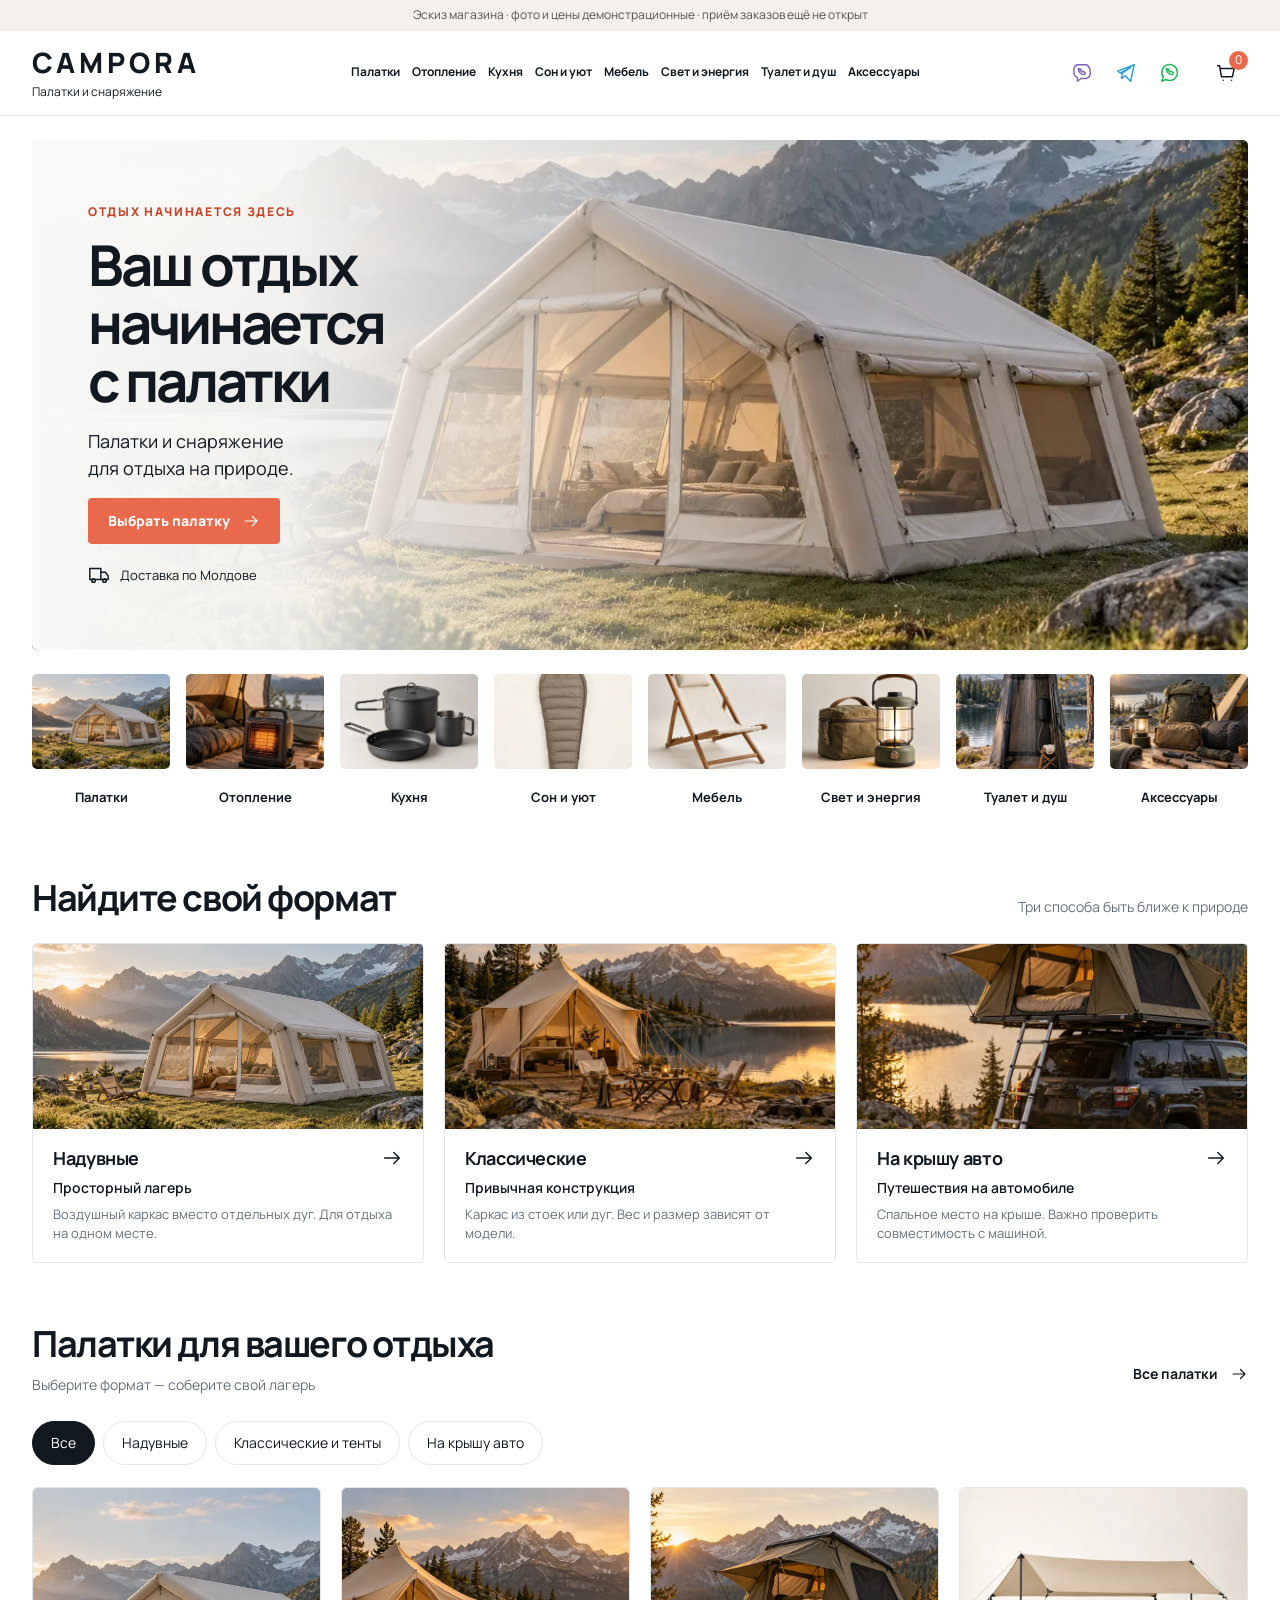
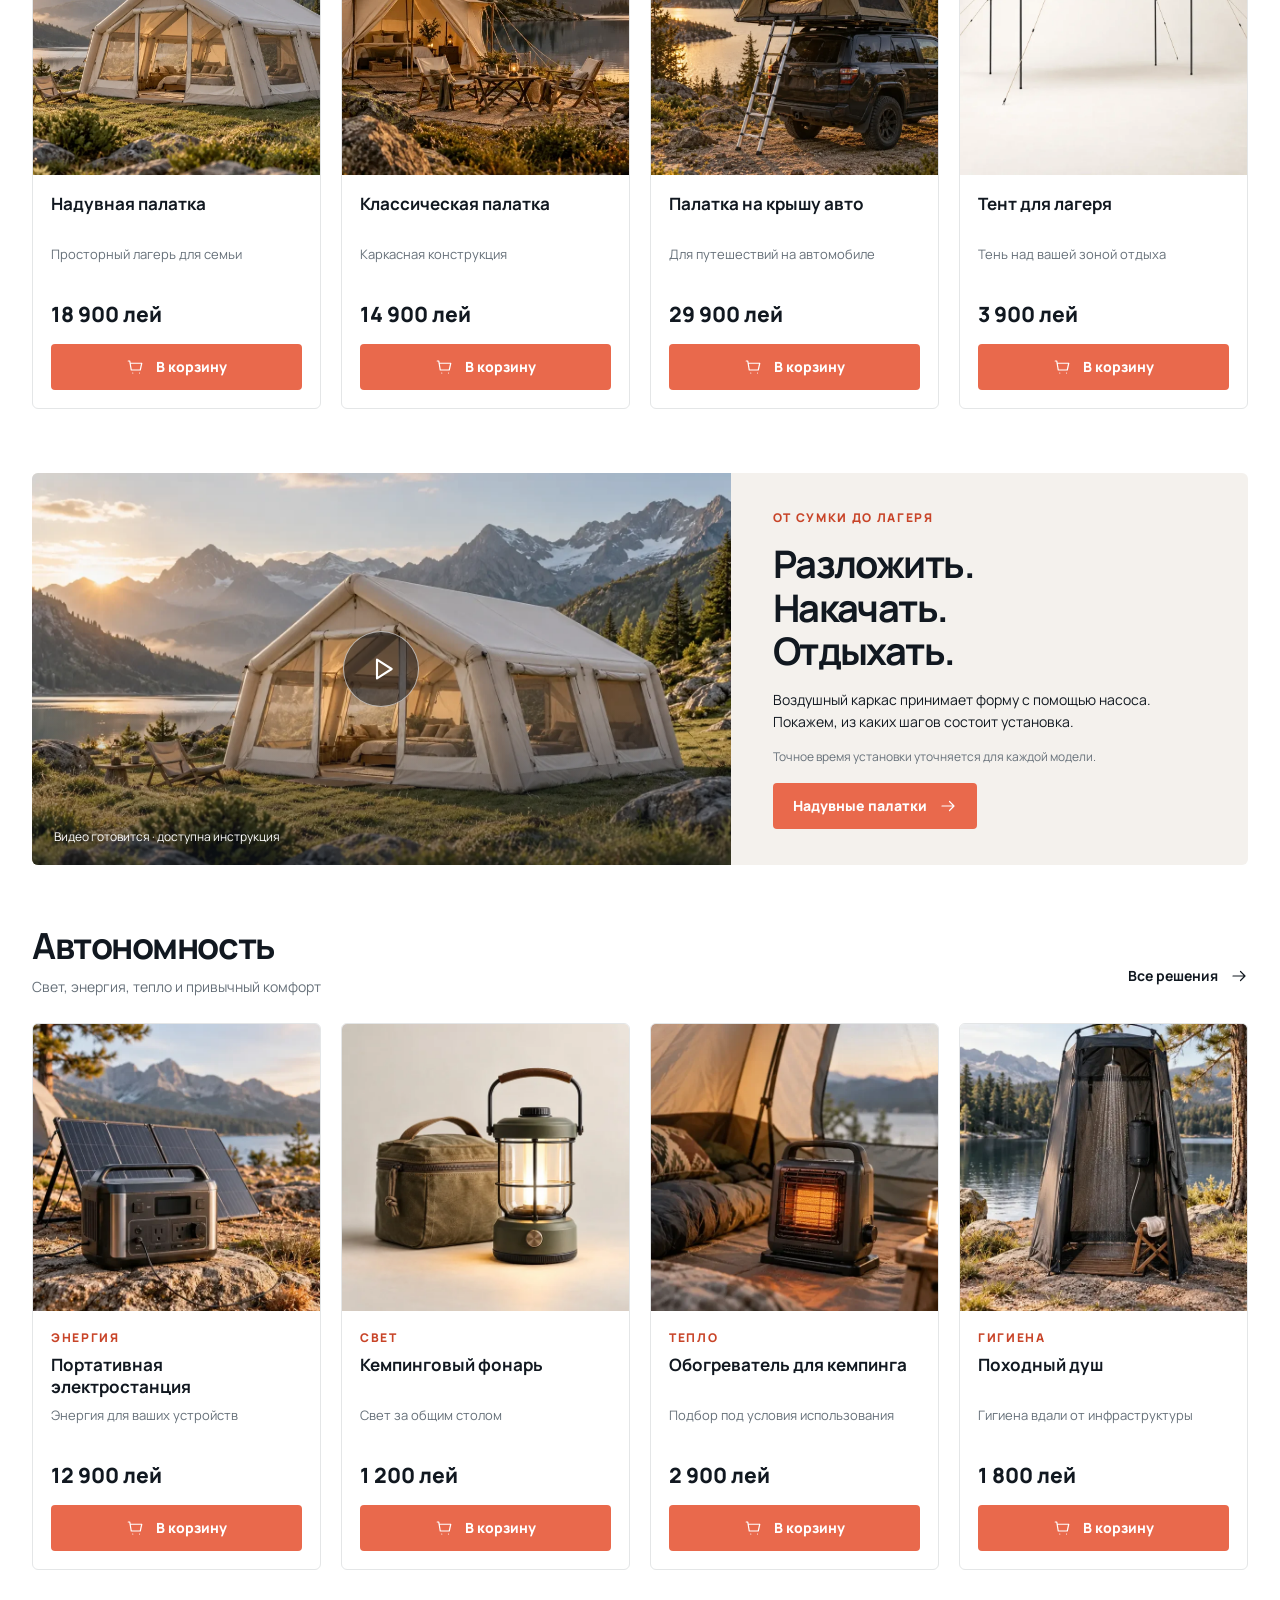
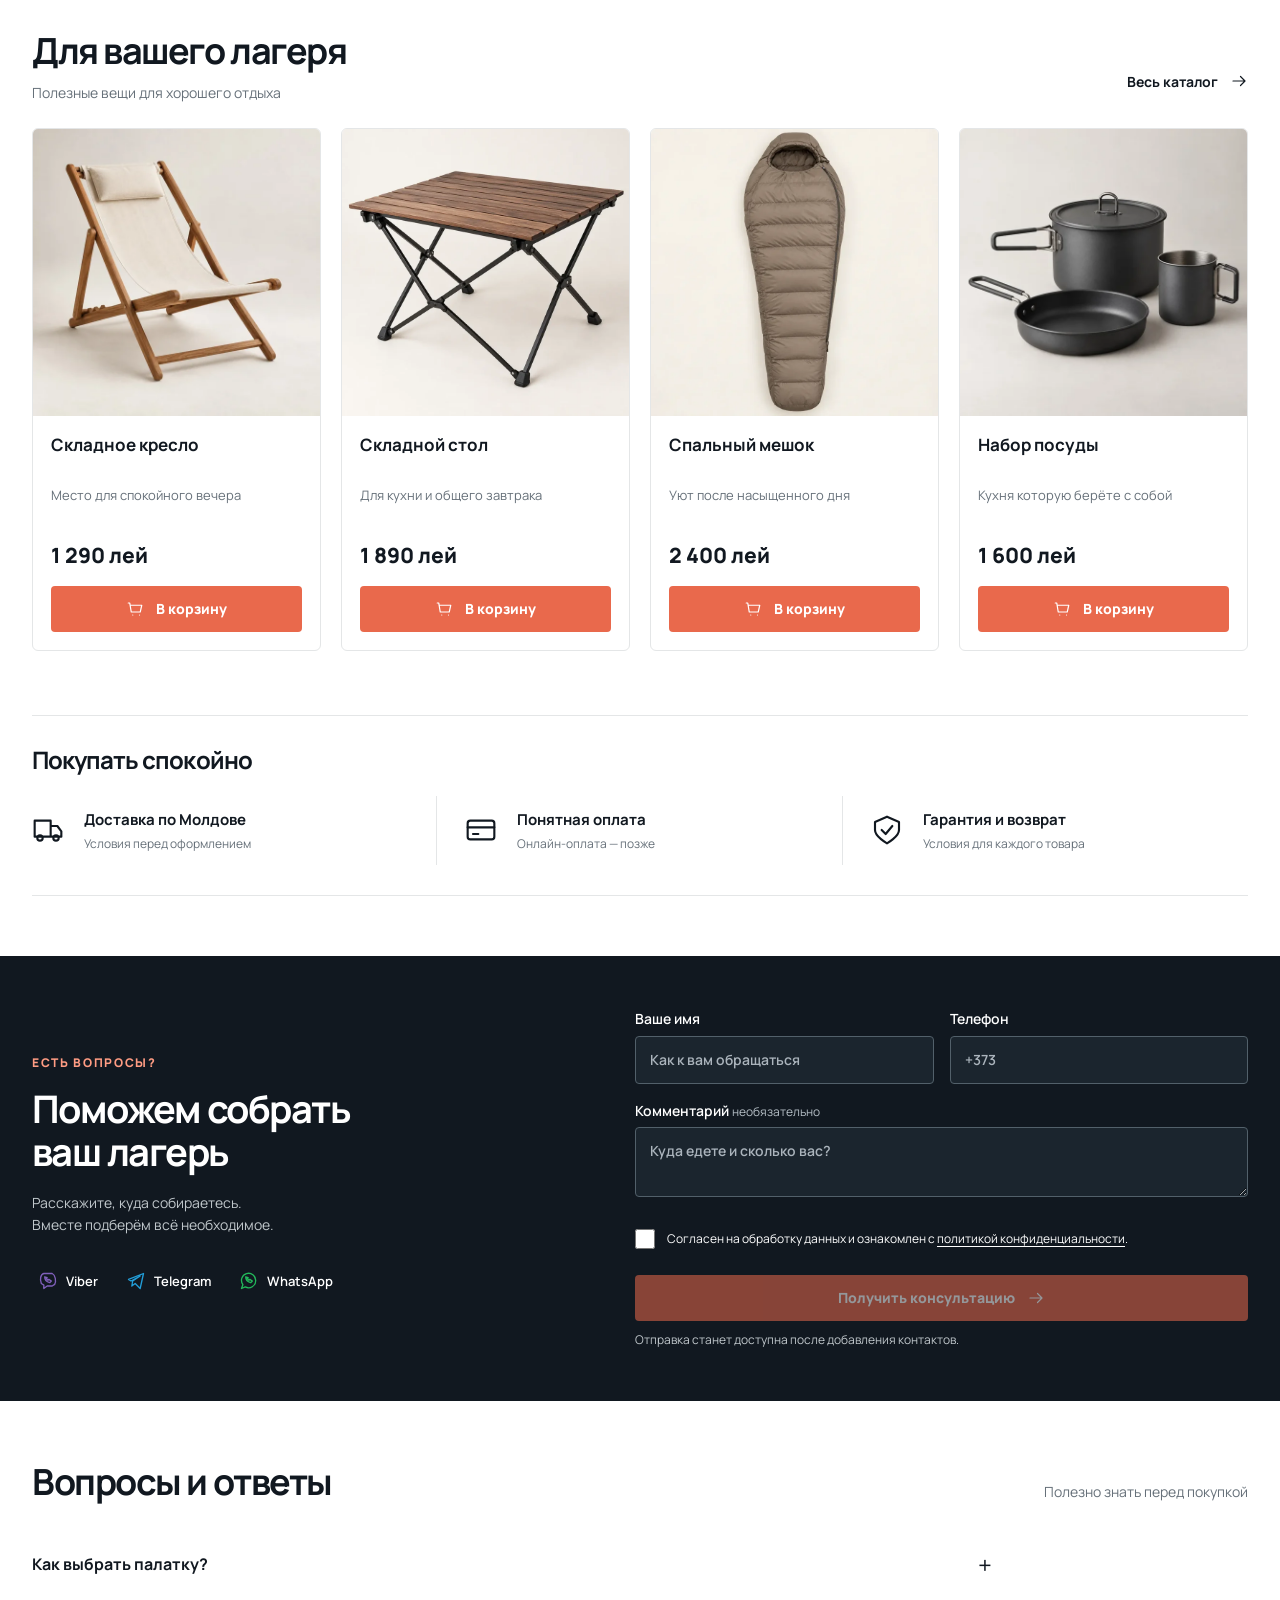
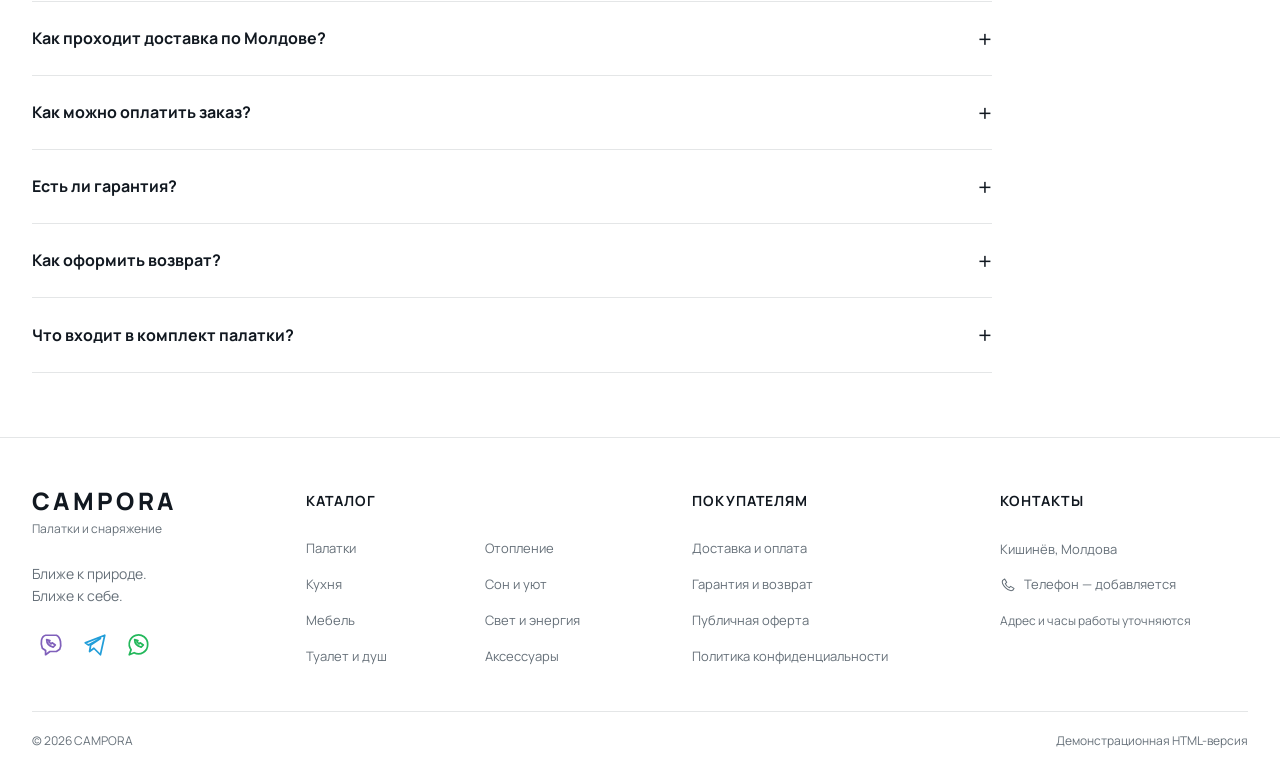
<file: index.html>
<!doctype html><html lang="ru"><head><meta charset="UTF-8"><meta name="viewport" content="width=device-width,initial-scale=1"><meta name="description" content="CAMPORA — палатки и снаряжение для кемпинга в Молдове. Демонстрационная версия магазина."><meta name="robots" content="noindex,nofollow"><meta name="theme-color" content="#111820"><title>Палатки и снаряжение для отдыха — CAMPORA</title><link rel="icon" href="assets/favicon.svg" type="image/svg+xml"><link rel="stylesheet" href="assets/site-v5.css"><script src="assets/config.js" defer></script><script src="assets/site-v5.js?v=product1" defer></script><link rel="stylesheet" href="assets/shared-chrome.css?v=3"></head><body><svg xmlns="http://www.w3.org/2000/svg" class="symbols" aria-hidden="true"><symbol id="i-cart" viewBox="0 0 24 24"><path d="M3 4h2l2 12h12l2-9H6M9 20h.01M18 20h.01"/></symbol><symbol id="i-menu" viewBox="0 0 24 24"><path d="M4 6h16M4 12h16M4 18h16"/></symbol><symbol id="i-close" viewBox="0 0 24 24"><path d="m6 6 12 12M18 6 6 18"/></symbol><symbol id="i-arrow" viewBox="0 0 24 24"><path d="M4 12h16m-6-6 6 6-6 6"/></symbol><symbol id="i-phone" viewBox="0 0 24 24"><path d="M7 3 4 5c-3 6 9 18 15 15l2-3-5-3-2 2c-3-1-5-3-6-6l2-2z"/></symbol><symbol id="i-message" viewBox="0 0 24 24"><path d="M21 11a9 9 0 0 1-9 9H4l-2 2V11a9 9 0 0 1 19 0Z"/><path d="M7 11h10M7 7h7"/></symbol><symbol id="i-telegram" viewBox="0 0 24 24"><path d="m3 10 18-7-4 18-6-6-4 3 1-6 9-6-11 6z"/></symbol><symbol id="i-viber" viewBox="0 0 24 24"><path d="M20 16c2-4 1-11-3-13H7C3 4 2 10 4 15l3 2v4l4-3h6z"/><path d="M8 7c0 4 2 6 6 7l2-2-3-2-1 1-2-2 1-1z"/></symbol><symbol id="i-truck" viewBox="0 0 24 24"><path d="M2 5h12v12H2zM14 9h5l3 4v4h-8M6 20a2 2 0 1 0 0-4 2 2 0 0 0 0 4m12 0a2 2 0 1 0 0-4 2 2 0 0 0 0 4"/></symbol><symbol id="i-shield" viewBox="0 0 24 24"><path d="m12 2 9 4v6c0 5-9 10-9 10S3 17 3 12V6z"/><path d="m8 12 3 3 5-6"/></symbol><symbol id="i-card" viewBox="0 0 24 24"><rect x="2" y="5" width="20" height="14" rx="2"/><path d="M2 10h20M6 15h4"/></symbol><symbol id="i-play" viewBox="0 0 24 24"><path d="m9 5 11 7-11 7z"/></symbol><symbol id="i-whatsapp" viewBox="0 0 24 24"><path d="M20 11.5a8.5 8.5 0 0 1-12.5 7.6L3 21l1.7-4.7A8.5 8.5 0 1 1 20 11.5Z"/><path d="M8 7c0 4 2 6 6 7l2-2-3-2-1 1-2-2 1-1z"/></symbol><symbol id="i-mail" viewBox="0 0 24 24"><rect x="2" y="4" width="20" height="16" rx="2"/><path d="m2 5 10 8L22 5"/></symbol><symbol id="i-check" viewBox="0 0 24 24"><path d="m5 12 4 4L20 5"/></symbol></svg><a class="skip" href="#main">Перейти к содержимому</a><div class="preview-note">Эскиз магазина · фото и цены демонстрационные · приём заказов ещё не открыт</div><header class="site-header"><div class="container header-inner"><a class="brand" href="index.html" aria-label="CAMPORA — главная">CAMPORA<span>Палатки и снаряжение</span></a><nav class="desktop-nav" aria-label="Каталог"><a href="catalog.html?category=tents">Палатки</a><a href="catalog.html?category=heating">Отопление</a><a href="catalog.html?category=kitchen">Кухня</a><a href="catalog.html?category=sleep">Сон и уют</a><a href="catalog.html?category=furniture">Мебель</a><a href="catalog.html?category=power">Свет и энергия</a><a href="catalog.html?category=hygiene">Туалет и душ</a><a href="catalog.html?category=accessories">Аксессуары</a></nav><div class="header-actions"><div class="mobile-messengers"><button class="contact-link messenger-link" data-contact="viber" aria-label="Viber"><svg class="icon" aria-hidden="true"><use href="#i-viber"></use></svg><span>Viber</span></button><button class="contact-link messenger-link" data-contact="telegram" aria-label="Telegram"><svg class="icon" aria-hidden="true"><use href="#i-telegram"></use></svg><span>Telegram</span></button><button class="contact-link messenger-link" data-contact="whatsapp" aria-label="WhatsApp"><svg class="icon" aria-hidden="true"><use href="#i-whatsapp"></use></svg><span>WhatsApp</span></button></div><button class="icon-btn cart-trigger" aria-label="Открыть корзину"><svg class="icon" aria-hidden="true"><use href="#i-cart"></use></svg><span class="cart-count">0</span></button><button class="icon-btn menu-trigger" aria-label="Открыть меню" aria-controls="menu-dialog"><svg class="icon" aria-hidden="true"><use href="#i-menu"></use></svg></button></div><div class="desktop-contacts"><button class="contact-link messenger-link" data-contact="viber" aria-label="Viber"><svg class="icon" aria-hidden="true"><use href="#i-viber"></use></svg><span>Viber</span></button><button class="contact-link messenger-link" data-contact="telegram" aria-label="Telegram"><svg class="icon" aria-hidden="true"><use href="#i-telegram"></use></svg><span>Telegram</span></button><button class="contact-link messenger-link" data-contact="whatsapp" aria-label="WhatsApp"><svg class="icon" aria-hidden="true"><use href="#i-whatsapp"></use></svg><span>WhatsApp</span></button></div></div></header><main id="main"><section class="container hero" aria-labelledby="hero-title"><img class="hero-image" src="assets/v5/tent-air.webp" alt="Надувная палатка на берегу горного озера" width="800" height="800" fetchpriority="high"><div class="hero-copy"><span class="eyebrow">Отдых начинается здесь</span><h1 id="hero-title">Ваш отдых<br>начинается<br>с палатки</h1><p>Палатки и снаряжение<br>для отдыха на природе.</p><a class="btn" href="#tent-types">Выбрать палатку <svg class="icon" aria-hidden="true"><use href="#i-arrow"></use></svg></a><span class="delivery-line"><svg class="icon" aria-hidden="true"><use href="#i-truck"></use></svg> Доставка по Молдове</span></div></section><nav class="container category-grid" aria-label="Быстрый выбор категории"><a class="category" href="catalog.html?category=tents"><img class="" src="assets/v5/tent-air.webp" alt="Палатки" width="800" height="800" loading="lazy"><span>Палатки</span></a><a class="category" href="catalog.html?category=heating"><img class="" src="assets/v5/heat.webp" alt="Отопление" width="800" height="800" loading="lazy"><span>Отопление</span></a><a class="category" href="catalog.html?category=kitchen"><img class="" src="assets/v5/cookware.webp" alt="Кухня" width="800" height="800" loading="lazy"><span>Кухня</span></a><a class="category" href="catalog.html?category=sleep"><img class="" src="assets/v5/sleeping-bag.webp" alt="Сон и уют" width="800" height="800" loading="lazy"><span>Сон и уют</span></a><a class="category" href="catalog.html?category=furniture"><img class="" src="assets/v5/chair.webp" alt="Мебель" width="800" height="800" loading="lazy"><span>Мебель</span></a><a class="category" href="catalog.html?category=power"><img class="" src="assets/v5/lantern.webp" alt="Свет и энергия" width="800" height="800" loading="lazy"><span>Свет и энергия</span></a><a class="category" href="catalog.html?category=hygiene"><img class="" src="assets/v5/shower.webp" alt="Туалет и душ" width="800" height="800" loading="lazy"><span>Туалет и душ</span></a><a class="category" href="catalog.html?category=accessories"><img class="" src="assets/v5/accessories.webp" alt="Аксессуары" width="800" height="800" loading="lazy"><span>Аксессуары</span></a></nav><section class="container section" id="tent-types"><div class="section-head"><h2>Найдите свой формат</h2><span class="muted">Три способа быть ближе к природе</span></div><div class="type-grid"><a href="#tent-models" data-type="air" class="type-card"><img class="" src="assets/v5/tent-air.webp" alt="Надувные" width="800" height="800" loading="lazy"><div><h3>Надувные <svg class="icon" aria-hidden="true"><use href="#i-arrow"></use></svg></h3><p>Просторный лагерь</p><span>Воздушный каркас вместо отдельных дуг. Для отдыха на одном месте.</span></div></a><a href="#tent-models" data-type="classic" class="type-card"><img class="" src="assets/v5/tent-classic.webp" alt="Классические" width="800" height="800" loading="lazy"><div><h3>Классические <svg class="icon" aria-hidden="true"><use href="#i-arrow"></use></svg></h3><p>Привычная конструкция</p><span>Каркас из стоек или дуг. Вес и размер зависят от модели.</span></div></a><a href="#tent-models" data-type="roof" class="type-card"><img class="" src="assets/v5/tent-roof.webp" alt="На крышу авто" width="800" height="800" loading="lazy"><div><h3>На крышу авто <svg class="icon" aria-hidden="true"><use href="#i-arrow"></use></svg></h3><p>Путешествия на автомобиле</p><span>Спальное место на крыше. Важно проверить совместимость с машиной.</span></div></a></div></section><section class="container section" id="tent-models"><div class="section-head"><div><h2>Палатки для вашего отдыха</h2><p class="muted">Выберите формат — соберите свой лагерь</p></div><a class="text-link" href="catalog.html?category=tents">Все палатки <svg class="icon" aria-hidden="true"><use href="#i-arrow"></use></svg></a></div><div class="filters" role="group" aria-label="Тип палатки"><button data-filter="all" aria-pressed="true">Все</button><button data-filter="air" aria-pressed="false">Надувные</button><button data-filter="classic" aria-pressed="false">Классические и тенты</button><button data-filter="roof" aria-pressed="false">На крышу авто</button></div><div class="product-grid" id="tent-grid"><article class="product-card" data-kind="air" data-product="air"><button class="product-image" data-details="air" aria-label="Подробнее: Надувная палатка"><img class="" src="assets/v5/tent-air.webp" alt="Надувная палатка" width="800" height="800" loading="lazy"></button><div class="product-info"><h3><button data-details="air">Надувная палатка</button></h3><p>Просторный лагерь для семьи</p><div class="price">18 900 лей</div><button class="btn add" data-add="air"><svg class="icon" aria-hidden="true"><use href="#i-cart"></use></svg> В корзину</button></div></article><article class="product-card" data-kind="classic" data-product="classic"><button class="product-image" data-details="classic" aria-label="Подробнее: Классическая палатка"><img class="" src="assets/v5/tent-classic.webp" alt="Классическая палатка" width="800" height="800" loading="lazy"></button><div class="product-info"><h3><button data-details="classic">Классическая палатка</button></h3><p>Каркасная конструкция</p><div class="price">14 900 лей</div><button class="btn add" data-add="classic"><svg class="icon" aria-hidden="true"><use href="#i-cart"></use></svg> В корзину</button></div></article><article class="product-card" data-kind="roof" data-product="roof"><button class="product-image" data-details="roof" aria-label="Подробнее: Палатка на крышу авто"><img class="" src="assets/v5/tent-roof.webp" alt="Палатка на крышу авто" width="800" height="800" loading="lazy"></button><div class="product-info"><h3><button data-details="roof">Палатка на крышу авто</button></h3><p>Для путешествий на автомобиле</p><div class="price">29 900 лей</div><button class="btn add" data-add="roof"><svg class="icon" aria-hidden="true"><use href="#i-cart"></use></svg> В корзину</button></div></article><article class="product-card" data-kind="classic" data-product="canopy"><button class="product-image" data-details="canopy" aria-label="Подробнее: Тент для лагеря"><img class="" src="assets/v5/canopy.webp" alt="Тент для лагеря" width="800" height="800" loading="lazy"></button><div class="product-info"><h3><button data-details="canopy">Тент для лагеря</button></h3><p>Тень над вашей зоной отдыха</p><div class="price">3 900 лей</div><button class="btn add" data-add="canopy"><svg class="icon" aria-hidden="true"><use href="#i-cart"></use></svg> В корзину</button></div></article></div></section><section class="container demonstration"><div class="demo-photo"><img class="" src="assets/v5/tent-air.webp" alt="Воздушный каркас надувной палатки" width="800" height="800" loading="lazy"><button class="play-btn" id="demo-trigger" aria-label="Открыть инструкцию установки — видео пока не добавлено"><svg class="icon" aria-hidden="true"><use href="#i-play"></use></svg></button><span class="demo-badge">Видео готовится · доступна инструкция</span></div><div class="demo-copy"><span class="eyebrow">От сумки до лагеря</span><h2>Разложить.<br>Накачать.<br>Отдыхать.</h2><p>Воздушный каркас принимает форму с помощью насоса. Покажем, из каких шагов состоит установка.</p><p class="demo-timing">Точное время установки уточняется для каждой модели.</p><a class="btn" href="#tent-models" data-type="air">Надувные палатки <svg class="icon" aria-hidden="true"><use href="#i-arrow"></use></svg></a></div></section><section class="container section" id="autonomy"><div class="section-head"><div><h2>Автономность</h2><p class="muted">Свет, энергия, тепло и привычный комфорт</p></div><a class="text-link" href="catalog.html?category=power">Все решения <svg class="icon" aria-hidden="true"><use href="#i-arrow"></use></svg></a></div><div class="product-grid"><article class="product-card" data-kind="" data-product="power"><button class="product-image" data-details="power" aria-label="Подробнее: Портативная электростанция"><img class="" src="assets/v5/power.webp" alt="Портативная электростанция" width="800" height="800" loading="lazy"></button><div class="product-info"><span class="eyebrow">Энергия</span><h3><button data-details="power">Портативная электростанция</button></h3><p>Энергия для ваших устройств</p><div class="price">12 900 лей</div><button class="btn add" data-add="power"><svg class="icon" aria-hidden="true"><use href="#i-cart"></use></svg> В корзину</button></div></article><article class="product-card" data-kind="" data-product="lantern"><button class="product-image" data-details="lantern" aria-label="Подробнее: Кемпинговый фонарь"><img class="" src="assets/v5/lantern.webp" alt="Кемпинговый фонарь" width="800" height="800" loading="lazy"></button><div class="product-info"><span class="eyebrow">Свет</span><h3><button data-details="lantern">Кемпинговый фонарь</button></h3><p>Свет за общим столом</p><div class="price">1 200 лей</div><button class="btn add" data-add="lantern"><svg class="icon" aria-hidden="true"><use href="#i-cart"></use></svg> В корзину</button></div></article><article class="product-card" data-kind="" data-product="heat"><button class="product-image" data-details="heat" aria-label="Подробнее: Обогреватель для кемпинга"><img class="" src="assets/v5/heat.webp" alt="Обогреватель для кемпинга" width="800" height="800" loading="lazy"></button><div class="product-info"><span class="eyebrow">Тепло</span><h3><button data-details="heat">Обогреватель для кемпинга</button></h3><p>Подбор под условия использования</p><div class="price">2 900 лей</div><button class="btn add" data-add="heat"><svg class="icon" aria-hidden="true"><use href="#i-cart"></use></svg> В корзину</button></div></article><article class="product-card" data-kind="" data-product="shower"><button class="product-image" data-details="shower" aria-label="Подробнее: Походный душ"><img class="" src="assets/v5/shower.webp" alt="Походный душ" width="800" height="800" loading="lazy"></button><div class="product-info"><span class="eyebrow">Гигиена</span><h3><button data-details="shower">Походный душ</button></h3><p>Гигиена вдали от инфраструктуры</p><div class="price">1 800 лей</div><button class="btn add" data-add="shower"><svg class="icon" aria-hidden="true"><use href="#i-cart"></use></svg> В корзину</button></div></article></div></section><section class="container section" id="camp"><div class="section-head"><div><h2>Для вашего лагеря</h2><p class="muted">Полезные вещи для хорошего отдыха</p></div><a class="text-link" href="catalog.html">Весь каталог <svg class="icon" aria-hidden="true"><use href="#i-arrow"></use></svg></a></div><div class="product-grid"><article class="product-card" data-kind="" data-product="chair"><button class="product-image" data-details="chair" aria-label="Подробнее: Складное кресло"><img class="" src="assets/v5/chair.webp" alt="Складное кресло" width="800" height="800" loading="lazy"></button><div class="product-info"><h3><button data-details="chair">Складное кресло</button></h3><p>Место для спокойного вечера</p><div class="price">1 290 лей</div><button class="btn add" data-add="chair"><svg class="icon" aria-hidden="true"><use href="#i-cart"></use></svg> В корзину</button></div></article><article class="product-card" data-kind="" data-product="table"><button class="product-image" data-details="table" aria-label="Подробнее: Складной стол"><img class="" src="assets/v5/table.webp" alt="Складной стол" width="800" height="800" loading="lazy"></button><div class="product-info"><h3><button data-details="table">Складной стол</button></h3><p>Для кухни и общего завтрака</p><div class="price">1 890 лей</div><button class="btn add" data-add="table"><svg class="icon" aria-hidden="true"><use href="#i-cart"></use></svg> В корзину</button></div></article><article class="product-card" data-kind="" data-product="sleep"><button class="product-image" data-details="sleep" aria-label="Подробнее: Спальный мешок"><img class="" src="assets/v5/sleeping-bag.webp" alt="Спальный мешок" width="800" height="800" loading="lazy"></button><div class="product-info"><h3><button data-details="sleep">Спальный мешок</button></h3><p>Уют после насыщенного дня</p><div class="price">2 400 лей</div><button class="btn add" data-add="sleep"><svg class="icon" aria-hidden="true"><use href="#i-cart"></use></svg> В корзину</button></div></article><article class="product-card" data-kind="" data-product="cook"><button class="product-image" data-details="cook" aria-label="Подробнее: Набор посуды"><img class="" src="assets/v5/cookware.webp" alt="Набор посуды" width="800" height="800" loading="lazy"></button><div class="product-info"><h3><button data-details="cook">Набор посуды</button></h3><p>Кухня  которую берёте с собой</p><div class="price">1 600 лей</div><button class="btn add" data-add="cook"><svg class="icon" aria-hidden="true"><use href="#i-cart"></use></svg> В корзину</button></div></article></div></section><section class="container reassurance"><h2>Покупать спокойно</h2><div><a href="#faq"><svg class="icon" aria-hidden="true"><use href="#i-truck"></use></svg><span><strong>Доставка по Молдове</strong><small>Условия перед оформлением</small></span></a><a href="#faq"><svg class="icon" aria-hidden="true"><use href="#i-card"></use></svg><span><strong>Понятная оплата</strong><small>Онлайн-оплата — позже</small></span></a><a href="#faq"><svg class="icon" aria-hidden="true"><use href="#i-shield"></use></svg><span><strong>Гарантия и возврат</strong><small>Условия для каждого товара</small></span></a></div></section><section class="consultation" id="lead"><div class="container lead-inner"><div><span class="eyebrow">Есть вопросы?</span><h2>Поможем собрать<br>ваш лагерь</h2><p>Расскажите, куда собираетесь.<br>Вместе подберём всё необходимое.</p><div class="socials"><button class="contact-link messenger-link" data-contact="viber" aria-label="Viber"><svg class="icon" aria-hidden="true"><use href="#i-viber"></use></svg><span>Viber</span></button><button class="contact-link messenger-link" data-contact="telegram" aria-label="Telegram"><svg class="icon" aria-hidden="true"><use href="#i-telegram"></use></svg><span>Telegram</span></button><button class="contact-link messenger-link" data-contact="whatsapp" aria-label="WhatsApp"><svg class="icon" aria-hidden="true"><use href="#i-whatsapp"></use></svg><span>WhatsApp</span></button></div></div><form id="lead-form"><div class="form-row"><label>Ваше имя<input name="name" autocomplete="given-name" placeholder="Как к вам обращаться" required maxlength="80"></label><label>Телефон<input name="phone" type="tel" inputmode="tel" autocomplete="tel" placeholder="+373" required maxlength="30"></label></div><label>Комментарий <span class="optional">необязательно</span><textarea name="comment" placeholder="Куда едете и сколько вас?" rows="2" maxlength="1000"></textarea></label><label class="consent"><input type="checkbox" name="consent" required><span>Согласен на обработку данных и ознакомлен с <a href="privacy.html" target="_blank">политикой конфиденциальности</a>.</span></label><button class="btn" type="submit" disabled>Получить консультацию <svg class="icon" aria-hidden="true"><use href="#i-arrow"></use></svg></button><p class="form-status" id="lead-status" role="status">Отправка станет доступна после добавления контактов.</p></form></div></section><section class="container section faq" id="faq"><div class="section-head"><h2>Вопросы и ответы</h2><span class="muted">Полезно знать перед покупкой</span></div><div class="faq-list"><details><summary>Как выбрать палатку?<span aria-hidden="true">+</span></summary><p>Начните с количества людей, способа путешествия и места хранения. В карточке конкретной модели нужно проверить размеры спального места, вес и комплектацию. Типы палаток выше помогут определиться с форматом.</p></details><details><summary>Как проходит доставка по Молдове?<span aria-hidden="true">+</span></summary><p>Способы, стоимость и сроки доставки будут опубликованы перед запуском продаж. Сейчас заказы не принимаются; демонстрационные цены не включают доставку.</p></details><details><summary>Как можно оплатить заказ?<span aria-hidden="true">+</span></summary><p>Онлайн-оплата будет подключена позже. Доступные способы оплаты появятся при запуске магазина. Эта версия не принимает платежи и не запрашивает данные карты.</p></details><details><summary>Есть ли гарантия?<span aria-hidden="true">+</span></summary><p>Срок гарантии и порядок обращения будут указаны для каждого товара после подтверждения поставщиком. Единый срок для всех товаров пока не установлен.</p></details><details><summary>Как оформить возврат?<span aria-hidden="true">+</span></summary><p>Условия возврата и контакты продавца будут опубликованы до начала продаж. Сейчас раздел показывает структуру будущего магазина, а не утверждённые условия сделки.</p></details><details><summary>Что входит в комплект палатки?<span aria-hidden="true">+</span></summary><p>Комплект зависит от модели. Перед заказом нужно проверить, входят ли насос, колышки, оттяжки, внутренние перегородки и сумка. Не все предметы на иллюстрациях входят в комплект.</p></details></div></section></main><footer class="site-footer"><div class="container footer-grid"><div class="footer-brand"><a class="brand" href="index.html">CAMPORA<span>Палатки и снаряжение</span></a><p>Ближе к природе.<br>Ближе к себе.</p><div class="socials"><button class="contact-link messenger-link" data-contact="viber" aria-label="Viber"><svg class="icon" aria-hidden="true"><use href="#i-viber"></use></svg><span>Viber</span></button><button class="contact-link messenger-link" data-contact="telegram" aria-label="Telegram"><svg class="icon" aria-hidden="true"><use href="#i-telegram"></use></svg><span>Telegram</span></button><button class="contact-link messenger-link" data-contact="whatsapp" aria-label="WhatsApp"><svg class="icon" aria-hidden="true"><use href="#i-whatsapp"></use></svg><span>WhatsApp</span></button></div></div><div class="footer-column footer-catalog"><h3>Каталог</h3><nav class="footer-categories" aria-label="Категории в подвале"><a href="catalog.html?category=tents">Палатки</a><a href="catalog.html?category=heating">Отопление</a><a href="catalog.html?category=kitchen">Кухня</a><a href="catalog.html?category=sleep">Сон и уют</a><a href="catalog.html?category=furniture">Мебель</a><a href="catalog.html?category=power">Свет и энергия</a><a href="catalog.html?category=hygiene">Туалет и душ</a><a href="catalog.html?category=accessories">Аксессуары</a></nav></div><div class="footer-column"><h3>Покупателям</h3><a href="index.html#faq">Доставка и оплата</a><a href="index.html#faq">Гарантия и возврат</a><a href="offer.html">Публичная оферта</a><a href="privacy.html">Политика конфиденциальности</a></div><div class="footer-column" id="contacts"><h3>Контакты</h3><p>Кишинёв, Молдова</p><button data-contact="phone"><svg class="icon" aria-hidden="true"><use href="#i-phone"></use></svg> Телефон — добавляется</button><small>Адрес и часы работы уточняются</small></div></div><div class="container footer-bottom"><span>© <span data-year>2026</span> CAMPORA</span><span>Демонстрационная HTML-версия</span></div></footer><dialog id="menu-dialog" class="side-dialog" aria-labelledby="menu-title"><div class="dialog-head"><h2 id="menu-title">CAMPORA</h2><button class="icon-btn" data-close aria-label="Закрыть меню"><svg class="icon" aria-hidden="true"><use href="#i-close"></use></svg></button></div><nav class="mobile-nav" aria-label="Мобильный каталог"><a href="catalog.html?category=tents">Палатки</a><a href="catalog.html?category=heating">Отопление</a><a href="catalog.html?category=kitchen">Кухня</a><a href="catalog.html?category=sleep">Сон и уют</a><a href="catalog.html?category=furniture">Мебель</a><a href="catalog.html?category=power">Свет и энергия</a><a href="catalog.html?category=hygiene">Туалет и душ</a><a href="catalog.html?category=accessories">Аксессуары</a></nav><div class="mobile-menu-contact"><h3>Связаться с нами</h3><button class="contact-link messenger-link" data-contact="viber" aria-label="Viber"><svg class="icon" aria-hidden="true"><use href="#i-viber"></use></svg><span>Viber</span></button><button class="contact-link messenger-link" data-contact="telegram" aria-label="Telegram"><svg class="icon" aria-hidden="true"><use href="#i-telegram"></use></svg><span>Telegram</span></button><button class="contact-link messenger-link" data-contact="whatsapp" aria-label="WhatsApp"><svg class="icon" aria-hidden="true"><use href="#i-whatsapp"></use></svg><span>WhatsApp</span></button><p class="muted">Контактные данные добавляются.</p></div></dialog><dialog id="cart-dialog" class="side-dialog" aria-labelledby="cart-title"><div class="dialog-head"><h2 id="cart-title">Ваш лагерь <span class="cart-count">0</span></h2><button class="icon-btn" data-close aria-label="Закрыть корзину"><svg class="icon" aria-hidden="true"><use href="#i-close"></use></svg></button></div><p class="muted">Соберите всё необходимое в одном месте.</p><div id="cart-items"></div><div id="cart-bottom"><div class="cart-total">Итого <strong id="cart-total"></strong></div><p class="muted">Цены демонстрационные. Доставка не включена.</p><button class="btn" id="checkout-trigger">Перейти к оформлению <svg class="icon" aria-hidden="true"><use href="#i-arrow"></use></svg></button></div><button class="text-btn" data-close>Продолжить покупки</button></dialog><dialog id="detail-dialog" class="detail-dialog" aria-labelledby="detail-title"><button class="icon-btn dialog-close" data-close aria-label="Закрыть описание"><svg class="icon" aria-hidden="true"><use href="#i-close"></use></svg></button><div id="detail-content"></div></dialog><dialog id="contact-dialog" aria-labelledby="contact-title"><div class="dialog-head"><h2 id="contact-title">Связаться с CAMPORA</h2><button class="icon-btn" data-close aria-label="Закрыть контакты"><svg class="icon" aria-hidden="true"><use href="#i-close"></use></svg></button></div><p>Ссылки на Viber, Telegram и WhatsApp будут добавлены перед запуском магазина.</p><p class="muted">Сейчас приём обращений и заказов ещё не открыт.</p><button class="btn" data-close>Понятно</button></dialog><dialog id="demo-dialog" aria-labelledby="demo-title"><div class="dialog-head"><h2 id="demo-title">Как установить надувную палатку</h2><button class="icon-btn" data-close aria-label="Закрыть инструкцию"><svg class="icon" aria-hidden="true"><use href="#i-close"></use></svg></button></div><p class="notice">Видео пока не добавлено. Ниже — общая последовательность, а не инструкция к конкретной модели.</p><ol class="setup-steps"><li><strong>Подготовьте место</strong><p>Разложите палатку на ровной площадке согласно инструкции производителя.</p></li><li><strong>Накачайте каркас</strong><p>Подключите совместимый насос. Давление и порядок накачивания определяются моделью.</p></li><li><strong>Закрепите палатку</strong><p>Установите крепления и оттяжки, проверьте устойчивость.</p></li></ol><p class="muted">Время установки в минутах будет указано после проверки конкретной модели. Не заменяем замер обещанием.</p><a class="btn" href="index.html#tent-models" data-air-link>Выбрать надувную палатку <svg class="icon" aria-hidden="true"><use href="#i-arrow"></use></svg></a></dialog><dialog id="checkout-dialog" aria-labelledby="checkout-title"><div class="dialog-head"><h2 id="checkout-title">Оформление заказа</h2><button class="icon-btn" data-close aria-label="Закрыть оформление"><svg class="icon" aria-hidden="true"><use href="#i-close"></use></svg></button></div><p class="notice">Предпросмотр оформления. Приём заказов и онлайн-оплата ещё не подключены. Можно скачать список выбранных товаров.</p><form id="checkout-form"><label>Имя<input name="name" autocomplete="given-name" required maxlength="80"></label><label>Телефон<input name="phone" type="tel" inputmode="tel" autocomplete="tel" placeholder="+373" required maxlength="30"></label><label>Населённый пункт<input name="city" autocomplete="address-level2" maxlength="100"></label><label>Комментарий<textarea name="comment" rows="2" maxlength="1000"></textarea></label><label class="consent"><input type="checkbox" required><span>Я ознакомился с <a href="privacy.html" target="_blank">политикой конфиденциальности</a> и <a href="offer.html" target="_blank">условиями заказа</a>.</span></label><button class="btn" type="submit">Скачать черновик заказа</button><p class="muted">Данные не отправляются продавцу. Файл сохраняется только на вашем устройстве.</p><p id="checkout-status" role="status"></p></form></dialog><div class="toast" role="status" aria-live="polite" id="toast"></div><noscript><p class="notice">Для работы корзины и фильтров включите JavaScript.</p></noscript></body></html>
</file>
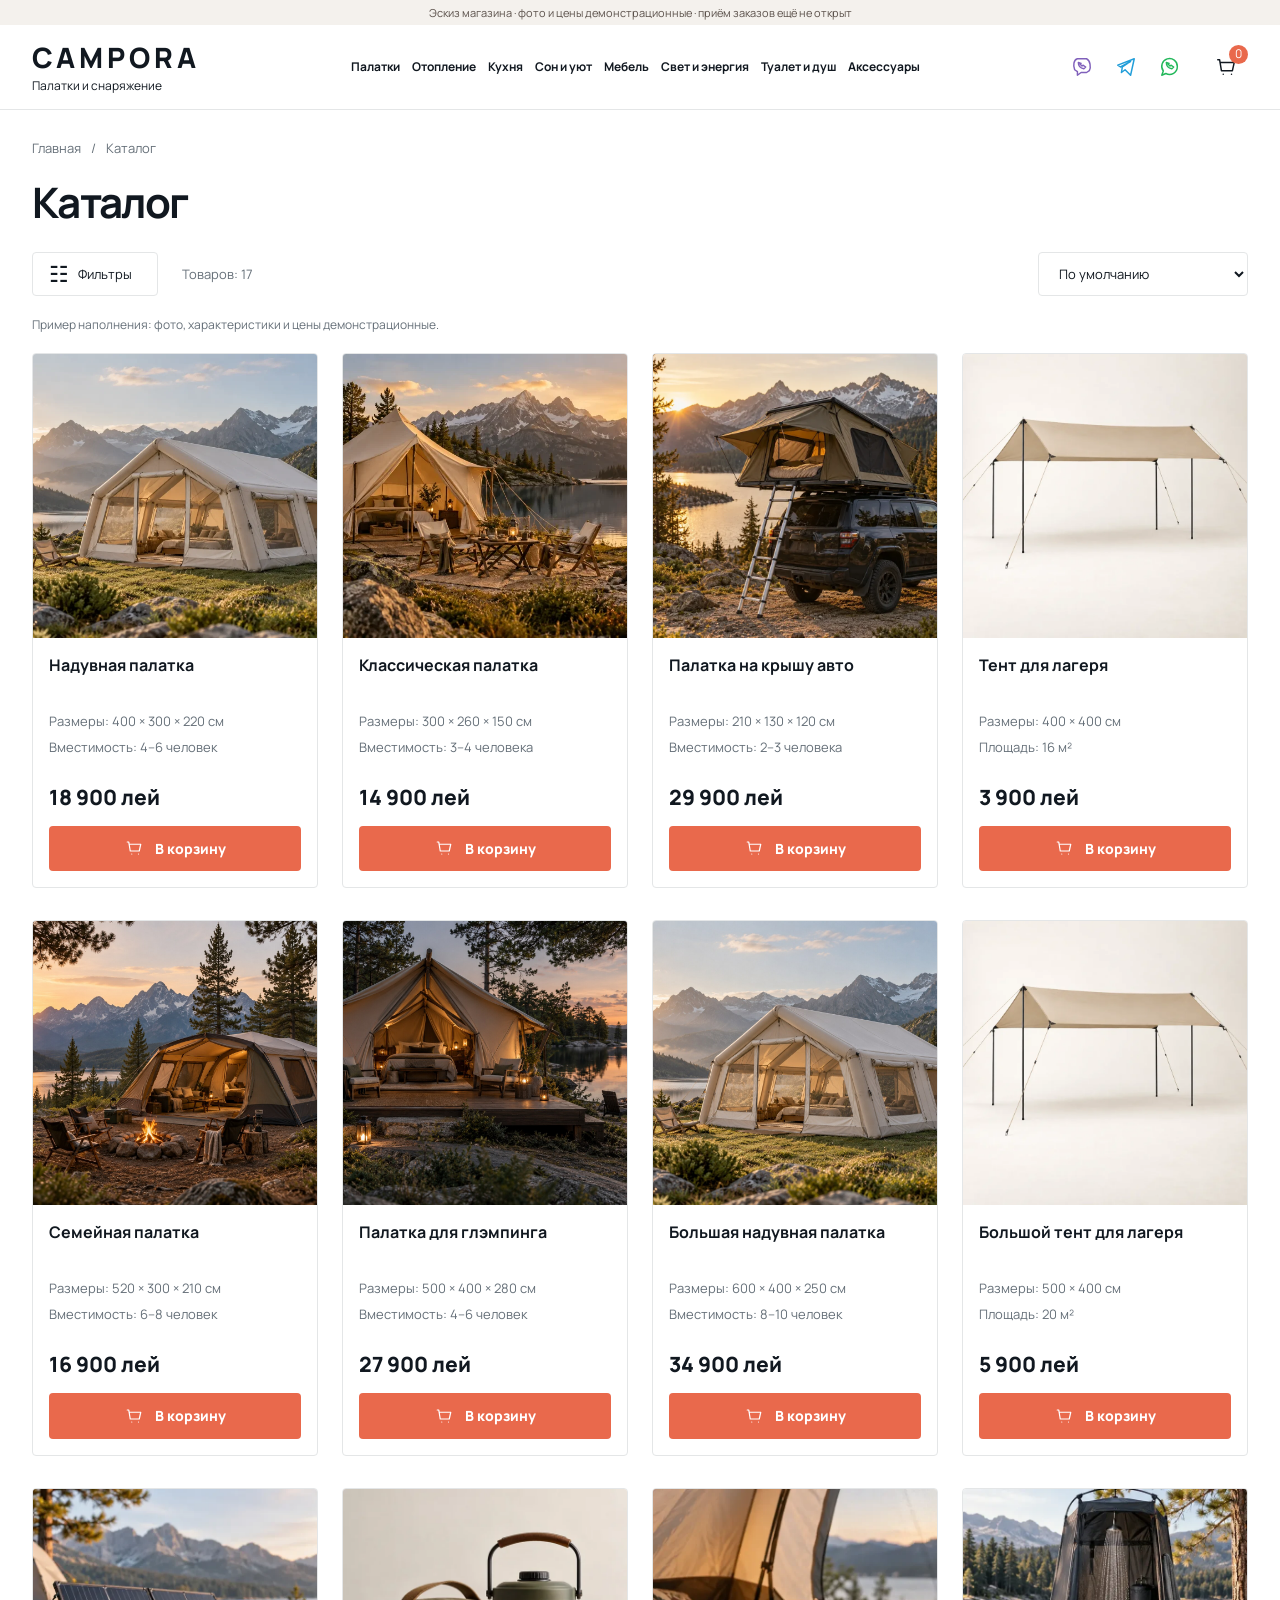
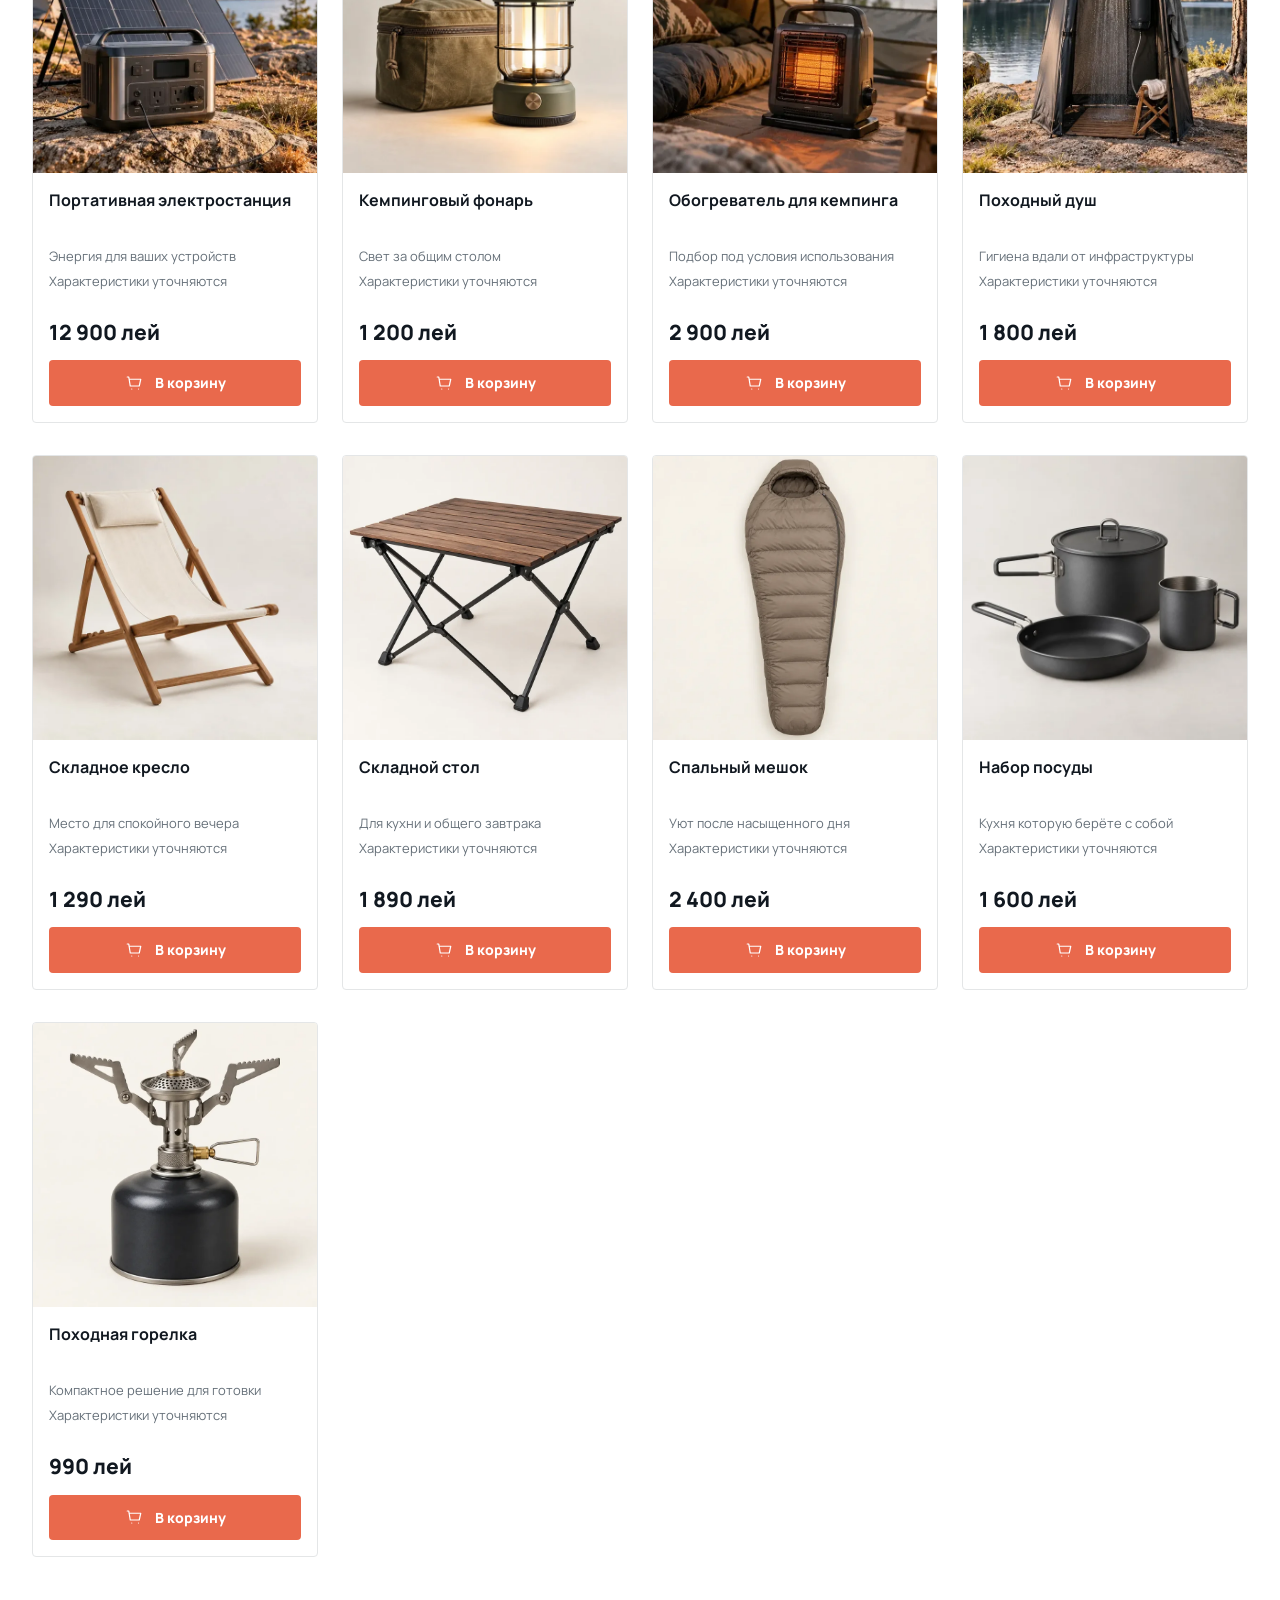
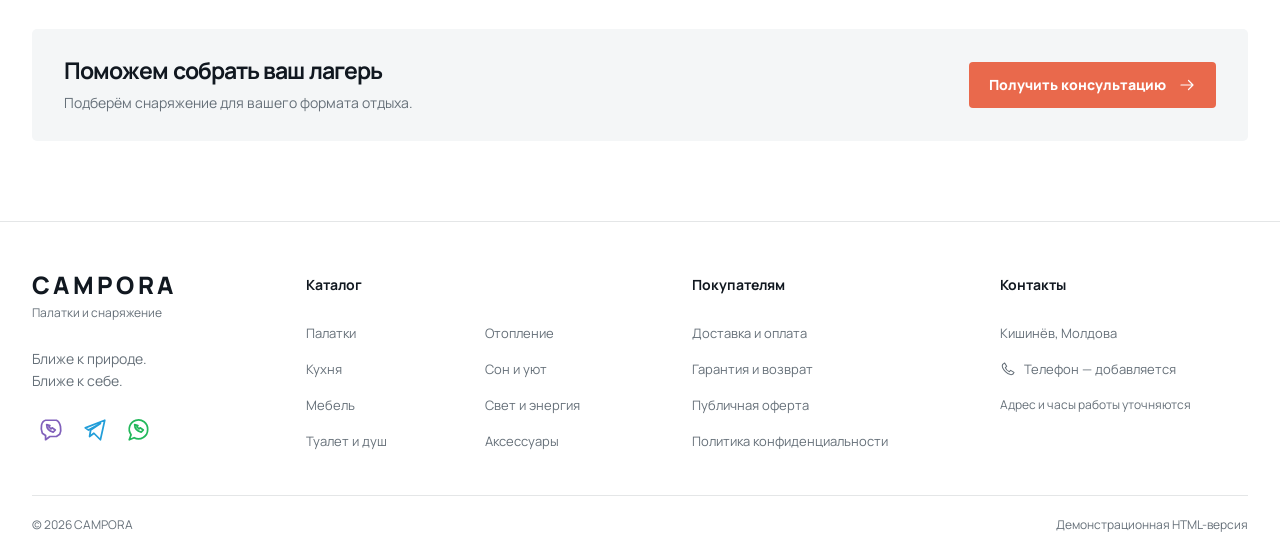
<file: catalog.html>
<!doctype html><html lang="ru"><head><meta charset="UTF-8"><meta name="viewport" content="width=device-width,initial-scale=1"><meta name="description" content="CAMPORA — палатки и снаряжение для кемпинга в Молдове. Демонстрационная версия магазина."><meta name="robots" content="noindex,nofollow"><meta name="theme-color" content="#111820"><title>Каталог — CAMPORA</title><link rel="icon" href="assets/favicon.svg" type="image/svg+xml"><link rel="stylesheet" href="assets/site-v5.css"><script src="assets/config.js" defer></script><script src="assets/category-v6.js?v=product1" defer></script><link rel="stylesheet" href="assets/category-v6.css?v=2"><link rel="stylesheet" href="assets/shared-chrome.css?v=3"></head><body class="category-layout"><svg xmlns="http://www.w3.org/2000/svg" class="symbols" aria-hidden="true"><symbol id="i-cart" viewBox="0 0 24 24"><path d="M3 4h2l2 12h12l2-9H6M9 20h.01M18 20h.01"/></symbol><symbol id="i-menu" viewBox="0 0 24 24"><path d="M4 6h16M4 12h16M4 18h16"/></symbol><symbol id="i-close" viewBox="0 0 24 24"><path d="m6 6 12 12M18 6 6 18"/></symbol><symbol id="i-arrow" viewBox="0 0 24 24"><path d="M4 12h16m-6-6 6 6-6 6"/></symbol><symbol id="i-phone" viewBox="0 0 24 24"><path d="M7 3 4 5c-3 6 9 18 15 15l2-3-5-3-2 2c-3-1-5-3-6-6l2-2z"/></symbol><symbol id="i-message" viewBox="0 0 24 24"><path d="M21 11a9 9 0 0 1-9 9H4l-2 2V11a9 9 0 0 1 19 0Z"/><path d="M7 11h10M7 7h7"/></symbol><symbol id="i-telegram" viewBox="0 0 24 24"><path d="m3 10 18-7-4 18-6-6-4 3 1-6 9-6-11 6z"/></symbol><symbol id="i-viber" viewBox="0 0 24 24"><path d="M20 16c2-4 1-11-3-13H7C3 4 2 10 4 15l3 2v4l4-3h6z"/><path d="M8 7c0 4 2 6 6 7l2-2-3-2-1 1-2-2 1-1z"/></symbol><symbol id="i-truck" viewBox="0 0 24 24"><path d="M2 5h12v12H2zM14 9h5l3 4v4h-8M6 20a2 2 0 1 0 0-4 2 2 0 0 0 0 4m12 0a2 2 0 1 0 0-4 2 2 0 0 0 0 4"/></symbol><symbol id="i-shield" viewBox="0 0 24 24"><path d="m12 2 9 4v6c0 5-9 10-9 10S3 17 3 12V6z"/><path d="m8 12 3 3 5-6"/></symbol><symbol id="i-card" viewBox="0 0 24 24"><rect x="2" y="5" width="20" height="14" rx="2"/><path d="M2 10h20M6 15h4"/></symbol><symbol id="i-play" viewBox="0 0 24 24"><path d="m9 5 11 7-11 7z"/></symbol><symbol id="i-whatsapp" viewBox="0 0 24 24"><path d="M20 11.5a8.5 8.5 0 0 1-12.5 7.6L3 21l1.7-4.7A8.5 8.5 0 1 1 20 11.5Z"/><path d="M8 7c0 4 2 6 6 7l2-2-3-2-1 1-2-2 1-1z"/></symbol><symbol id="i-mail" viewBox="0 0 24 24"><rect x="2" y="4" width="20" height="16" rx="2"/><path d="m2 5 10 8L22 5"/></symbol><symbol id="i-check" viewBox="0 0 24 24"><path d="m5 12 4 4L20 5"/></symbol></svg><a class="skip" href="#main">Перейти к содержимому</a><div class="preview-note">Эскиз магазина · фото и цены демонстрационные · приём заказов ещё не открыт</div><header class="site-header"><div class="container header-inner"><a class="brand" href="index.html" aria-label="CAMPORA — главная">CAMPORA<span>Палатки и снаряжение</span></a><nav class="desktop-nav" aria-label="Каталог"><a href="catalog.html?category=tents">Палатки</a><a href="catalog.html?category=heating">Отопление</a><a href="catalog.html?category=kitchen">Кухня</a><a href="catalog.html?category=sleep">Сон и уют</a><a href="catalog.html?category=furniture">Мебель</a><a href="catalog.html?category=power">Свет и энергия</a><a href="catalog.html?category=hygiene">Туалет и душ</a><a href="catalog.html?category=accessories">Аксессуары</a></nav><div class="header-actions"><div class="mobile-messengers"><button class="contact-link messenger-link" data-contact="viber" aria-label="Viber"><svg class="icon" aria-hidden="true"><use href="#i-viber"></use></svg><span>Viber</span></button><button class="contact-link messenger-link" data-contact="telegram" aria-label="Telegram"><svg class="icon" aria-hidden="true"><use href="#i-telegram"></use></svg><span>Telegram</span></button><button class="contact-link messenger-link" data-contact="whatsapp" aria-label="WhatsApp"><svg class="icon" aria-hidden="true"><use href="#i-whatsapp"></use></svg><span>WhatsApp</span></button></div><button class="icon-btn cart-trigger" aria-label="Открыть корзину"><svg class="icon" aria-hidden="true"><use href="#i-cart"></use></svg><span class="cart-count">0</span></button><button class="icon-btn menu-trigger" aria-label="Открыть меню" aria-controls="menu-dialog"><svg class="icon" aria-hidden="true"><use href="#i-menu"></use></svg></button></div><div class="desktop-contacts"><button class="contact-link messenger-link" data-contact="viber" aria-label="Viber"><svg class="icon" aria-hidden="true"><use href="#i-viber"></use></svg><span>Viber</span></button><button class="contact-link messenger-link" data-contact="telegram" aria-label="Telegram"><svg class="icon" aria-hidden="true"><use href="#i-telegram"></use></svg><span>Telegram</span></button><button class="contact-link messenger-link" data-contact="whatsapp" aria-label="WhatsApp"><svg class="icon" aria-hidden="true"><use href="#i-whatsapp"></use></svg><span>WhatsApp</span></button></div></div></header><main id="main" class="container category-main">
<nav class="category-breadcrumb" aria-label="Хлебные крошки"><a href="index.html">Главная</a><span>/</span><span id="category-crumb">Палатки</span></nav>
<h1 id="catalog-title">Палатки</h1>
<div id="tent-tabs" class="category-tabs" role="group" aria-label="Тип палатки"><button type="button" data-kind-filter="all" aria-pressed="true">Все</button><button type="button" data-kind-filter="air" aria-pressed="false">Надувные</button><button type="button" data-kind-filter="classic" aria-pressed="false">Классические</button><button type="button" data-kind-filter="roof" aria-pressed="false">На крышу авто</button><button type="button" data-kind-filter="canopy" aria-pressed="false">Тенты</button></div>
<div class="category-toolbar"><div><button id="filters-open" class="outline-button" aria-haspopup="dialog"><span aria-hidden="true">☷</span> Фильтры <span id="active-filters"></span></button><span id="catalog-count" role="status"></span></div><label class="sort-label"><span class="sr-only">Сортировка</span><select id="catalog-sort"><option value="default">По умолчанию</option><option value="price-up">Сначала дешевле</option><option value="price-down">Сначала дороже</option></select></label></div>
<p class="catalog-disclaimer">Пример наполнения: фото, характеристики и цены демонстрационные.</p>
<div id="catalog-grid" class="product-grid"><article class="product-card" data-product="air" data-kind="air"><button class="product-image" data-details="air" aria-label="Подробнее: Надувная палатка"><img src="assets/v5/tent-air.webp" alt="Надувная палатка" width="800" height="800" loading="lazy"></button><div class="product-info"><h3><button data-details="air">Надувная палатка</button></h3><div class="product-specs"><span><span class="spec-label">Размеры: </span>400 × 300 × 220 см</span><span><span class="spec-label">Вместимость: </span>4–6 человек</span></div><div class="price">18 900 лей</div><button class="btn add" data-add="air"><svg class="icon" aria-hidden="true"><use href="#i-cart"></use></svg>В корзину</button></div></article><article class="product-card" data-product="classic" data-kind="classic"><button class="product-image" data-details="classic" aria-label="Подробнее: Классическая палатка"><img src="assets/v5/tent-classic.webp" alt="Классическая палатка" width="800" height="800" loading="lazy"></button><div class="product-info"><h3><button data-details="classic">Классическая палатка</button></h3><div class="product-specs"><span><span class="spec-label">Размеры: </span>300 × 260 × 150 см</span><span><span class="spec-label">Вместимость: </span>3–4 человека</span></div><div class="price">14 900 лей</div><button class="btn add" data-add="classic"><svg class="icon" aria-hidden="true"><use href="#i-cart"></use></svg>В корзину</button></div></article><article class="product-card" data-product="roof" data-kind="roof"><button class="product-image" data-details="roof" aria-label="Подробнее: Палатка на крышу авто"><img src="assets/v5/tent-roof.webp" alt="Палатка на крышу авто" width="800" height="800" loading="lazy"></button><div class="product-info"><h3><button data-details="roof">Палатка на крышу авто</button></h3><div class="product-specs"><span><span class="spec-label">Размеры: </span>210 × 130 × 120 см</span><span><span class="spec-label">Вместимость: </span>2–3 человека</span></div><div class="price">29 900 лей</div><button class="btn add" data-add="roof"><svg class="icon" aria-hidden="true"><use href="#i-cart"></use></svg>В корзину</button></div></article><article class="product-card" data-product="canopy" data-kind="canopy"><button class="product-image" data-details="canopy" aria-label="Подробнее: Тент для лагеря"><img src="assets/v5/canopy.webp" alt="Тент для лагеря" width="800" height="800" loading="lazy"></button><div class="product-info"><h3><button data-details="canopy">Тент для лагеря</button></h3><div class="product-specs"><span><span class="spec-label">Размеры: </span>400 × 400 см</span><span><span class="spec-label">Площадь: </span>16 м²</span></div><div class="price">3 900 лей</div><button class="btn add" data-add="canopy"><svg class="icon" aria-hidden="true"><use href="#i-cart"></use></svg>В корзину</button></div></article><article class="product-card" data-product="family" data-kind="classic"><button class="product-image" data-details="family" aria-label="Подробнее: Семейная палатка"><img src="assets/tent-family.jpg" alt="Семейная палатка" width="800" height="800" loading="lazy"></button><div class="product-info"><h3><button data-details="family">Семейная палатка</button></h3><div class="product-specs"><span><span class="spec-label">Размеры: </span>520 × 300 × 210 см</span><span><span class="spec-label">Вместимость: </span>6–8 человек</span></div><div class="price">16 900 лей</div><button class="btn add" data-add="family"><svg class="icon" aria-hidden="true"><use href="#i-cart"></use></svg>В корзину</button></div></article><article class="product-card" data-product="glamping" data-kind="classic"><button class="product-image" data-details="glamping" aria-label="Подробнее: Палатка для глэмпинга"><img src="assets/tent-glamping.jpg" alt="Палатка для глэмпинга" width="800" height="800" loading="lazy"></button><div class="product-info"><h3><button data-details="glamping">Палатка для глэмпинга</button></h3><div class="product-specs"><span><span class="spec-label">Размеры: </span>500 × 400 × 280 см</span><span><span class="spec-label">Вместимость: </span>4–6 человек</span></div><div class="price">27 900 лей</div><button class="btn add" data-add="glamping"><svg class="icon" aria-hidden="true"><use href="#i-cart"></use></svg>В корзину</button></div></article><article class="product-card" data-product="air-large" data-kind="air"><button class="product-image" data-details="air-large" aria-label="Подробнее: Большая надувная палатка"><img src="assets/tent-main.jpg" alt="Большая надувная палатка" width="800" height="800" loading="lazy"></button><div class="product-info"><h3><button data-details="air-large">Большая надувная палатка</button></h3><div class="product-specs"><span><span class="spec-label">Размеры: </span>600 × 400 × 250 см</span><span><span class="spec-label">Вместимость: </span>8–10 человек</span></div><div class="price">34 900 лей</div><button class="btn add" data-add="air-large"><svg class="icon" aria-hidden="true"><use href="#i-cart"></use></svg>В корзину</button></div></article><article class="product-card" data-product="canopy-large" data-kind="canopy"><button class="product-image" data-details="canopy-large" aria-label="Подробнее: Большой тент для лагеря"><img src="assets/v5/canopy.webp" alt="Большой тент для лагеря" width="800" height="800" loading="lazy"></button><div class="product-info"><h3><button data-details="canopy-large">Большой тент для лагеря</button></h3><div class="product-specs"><span><span class="spec-label">Размеры: </span>500 × 400 см</span><span><span class="spec-label">Площадь: </span>20 м²</span></div><div class="price">5 900 лей</div><button class="btn add" data-add="canopy-large"><svg class="icon" aria-hidden="true"><use href="#i-cart"></use></svg>В корзину</button></div></article><article class="product-card" data-product="power" data-kind=""><button class="product-image" data-details="power" aria-label="Подробнее: Портативная электростанция"><img src="assets/v5/power.webp" alt="Портативная электростанция" width="800" height="800" loading="lazy"></button><div class="product-info"><h3><button data-details="power">Портативная электростанция</button></h3><div class="product-specs"><span>Энергия для ваших устройств</span><span>Характеристики уточняются</span></div><div class="price">12 900 лей</div><button class="btn add" data-add="power"><svg class="icon" aria-hidden="true"><use href="#i-cart"></use></svg>В корзину</button></div></article><article class="product-card" data-product="lantern" data-kind=""><button class="product-image" data-details="lantern" aria-label="Подробнее: Кемпинговый фонарь"><img src="assets/v5/lantern.webp" alt="Кемпинговый фонарь" width="800" height="800" loading="lazy"></button><div class="product-info"><h3><button data-details="lantern">Кемпинговый фонарь</button></h3><div class="product-specs"><span>Свет за общим столом</span><span>Характеристики уточняются</span></div><div class="price">1 200 лей</div><button class="btn add" data-add="lantern"><svg class="icon" aria-hidden="true"><use href="#i-cart"></use></svg>В корзину</button></div></article><article class="product-card" data-product="heat" data-kind=""><button class="product-image" data-details="heat" aria-label="Подробнее: Обогреватель для кемпинга"><img src="assets/v5/heat.webp" alt="Обогреватель для кемпинга" width="800" height="800" loading="lazy"></button><div class="product-info"><h3><button data-details="heat">Обогреватель для кемпинга</button></h3><div class="product-specs"><span>Подбор под условия использования</span><span>Характеристики уточняются</span></div><div class="price">2 900 лей</div><button class="btn add" data-add="heat"><svg class="icon" aria-hidden="true"><use href="#i-cart"></use></svg>В корзину</button></div></article><article class="product-card" data-product="shower" data-kind=""><button class="product-image" data-details="shower" aria-label="Подробнее: Походный душ"><img src="assets/v5/shower.webp" alt="Походный душ" width="800" height="800" loading="lazy"></button><div class="product-info"><h3><button data-details="shower">Походный душ</button></h3><div class="product-specs"><span>Гигиена вдали от инфраструктуры</span><span>Характеристики уточняются</span></div><div class="price">1 800 лей</div><button class="btn add" data-add="shower"><svg class="icon" aria-hidden="true"><use href="#i-cart"></use></svg>В корзину</button></div></article><article class="product-card" data-product="chair" data-kind=""><button class="product-image" data-details="chair" aria-label="Подробнее: Складное кресло"><img src="assets/v5/chair.webp" alt="Складное кресло" width="800" height="800" loading="lazy"></button><div class="product-info"><h3><button data-details="chair">Складное кресло</button></h3><div class="product-specs"><span>Место для спокойного вечера</span><span>Характеристики уточняются</span></div><div class="price">1 290 лей</div><button class="btn add" data-add="chair"><svg class="icon" aria-hidden="true"><use href="#i-cart"></use></svg>В корзину</button></div></article><article class="product-card" data-product="table" data-kind=""><button class="product-image" data-details="table" aria-label="Подробнее: Складной стол"><img src="assets/v5/table.webp" alt="Складной стол" width="800" height="800" loading="lazy"></button><div class="product-info"><h3><button data-details="table">Складной стол</button></h3><div class="product-specs"><span>Для кухни и общего завтрака</span><span>Характеристики уточняются</span></div><div class="price">1 890 лей</div><button class="btn add" data-add="table"><svg class="icon" aria-hidden="true"><use href="#i-cart"></use></svg>В корзину</button></div></article><article class="product-card" data-product="sleep" data-kind=""><button class="product-image" data-details="sleep" aria-label="Подробнее: Спальный мешок"><img src="assets/v5/sleeping-bag.webp" alt="Спальный мешок" width="800" height="800" loading="lazy"></button><div class="product-info"><h3><button data-details="sleep">Спальный мешок</button></h3><div class="product-specs"><span>Уют после насыщенного дня</span><span>Характеристики уточняются</span></div><div class="price">2 400 лей</div><button class="btn add" data-add="sleep"><svg class="icon" aria-hidden="true"><use href="#i-cart"></use></svg>В корзину</button></div></article><article class="product-card" data-product="cook" data-kind=""><button class="product-image" data-details="cook" aria-label="Подробнее: Набор посуды"><img src="assets/v5/cookware.webp" alt="Набор посуды" width="800" height="800" loading="lazy"></button><div class="product-info"><h3><button data-details="cook">Набор посуды</button></h3><div class="product-specs"><span>Кухня  которую берёте с собой</span><span>Характеристики уточняются</span></div><div class="price">1 600 лей</div><button class="btn add" data-add="cook"><svg class="icon" aria-hidden="true"><use href="#i-cart"></use></svg>В корзину</button></div></article><article class="product-card" data-product="stove" data-kind=""><button class="product-image" data-details="stove" aria-label="Подробнее: Походная горелка"><img src="assets/v5/stove.webp" alt="Походная горелка" width="800" height="800" loading="lazy"></button><div class="product-info"><h3><button data-details="stove">Походная горелка</button></h3><div class="product-specs"><span>Компактное решение для готовки</span><span>Характеристики уточняются</span></div><div class="price">990 лей</div><button class="btn add" data-add="stove"><svg class="icon" aria-hidden="true"><use href="#i-cart"></use></svg>В корзину</button></div></article></div>
<div id="catalog-empty" class="empty-state" hidden><h2>Товары не найдены</h2><p>Попробуйте изменить параметры или выбрать другой раздел.</p><button class="outline-button" id="clear-empty">Сбросить фильтры</button></div>
<section class="category-help"><div><h2>Поможем выбрать палатку</h2><p>Подскажем, какая модель подойдёт для вашей поездки.</p></div><a class="btn" href="index.html#lead">Получить консультацию <svg class="icon" aria-hidden="true"><use href="#i-arrow"></use></svg></a></section>
<section id="category-seo" class="category-seo" aria-labelledby="seo-title"><h2 id="seo-title">Палатки для кемпинга в Молдове</h2><p>Выбор палатки начинается с формата поездки. Для отдыха на одном месте важны внутреннее пространство и высота, для пешего маршрута — вес и размеры в сложенном виде. В каталоге представлены надувные, классические палатки и модели на крышу автомобиля.</p><p>Перед покупкой сравните размеры спального места, вместимость и комплектацию. Для семейного кемпинга учитывайте место для вещей и возможность организовать зону под навесом. Совместимость палатки на крышу необходимо проверять для конкретного автомобиля и багажной системы.</p></section>
<section id="category-reviews" class="category-reviews" aria-labelledby="reviews-title"><h2 id="reviews-title">Видеообзоры палаток</h2><p>Устройство и установка разных моделей. Обзоры добавим перед запуском магазина.</p><div class="review-grid"><article class="review-card"><button class="review-cover" data-review="air" aria-label="Видеообзор: Надувная палатка"><img src="assets/v5/tent-air.webp" alt="Надувная палатка" width="640" height="360" loading="lazy"><span class="review-play"><svg class="icon" aria-hidden="true"><use href="#i-play"></use></svg></span><span class="review-badge">Видео готовится</span></button><h3>Надувная палатка</h3><button class="review-link" data-details="air">К товару →</button></article><article class="review-card"><button class="review-cover" data-review="family" aria-label="Видеообзор: Семейная палатка"><img src="assets/tent-family.jpg" alt="Семейная палатка" width="640" height="360" loading="lazy"><span class="review-play"><svg class="icon" aria-hidden="true"><use href="#i-play"></use></svg></span><span class="review-badge">Видео готовится</span></button><h3>Семейная палатка</h3><button class="review-link" data-details="family">К товару →</button></article><article class="review-card"><button class="review-cover" data-review="roof" aria-label="Видеообзор: Палатка на крышу авто"><img src="assets/v5/tent-roof.webp" alt="Палатка на крышу авто" width="640" height="360" loading="lazy"><span class="review-play"><svg class="icon" aria-hidden="true"><use href="#i-play"></use></svg></span><span class="review-badge">Видео готовится</span></button><h3>Палатка на крышу авто</h3><button class="review-link" data-details="roof">К товару →</button></article><article class="review-card"><button class="review-cover" data-review="classic" aria-label="Видеообзор: Классическая палатка"><img src="assets/v5/tent-classic.webp" alt="Классическая палатка" width="640" height="360" loading="lazy"><span class="review-play"><svg class="icon" aria-hidden="true"><use href="#i-play"></use></svg></span><span class="review-badge">Видео готовится</span></button><h3>Классическая палатка</h3><button class="review-link" data-details="classic">К товару →</button></article></div></section>
</main><footer class="site-footer"><div class="container footer-grid"><div class="footer-brand"><a class="brand" href="index.html">CAMPORA<span>Палатки и снаряжение</span></a><p>Ближе к природе.<br>Ближе к себе.</p><div class="socials"><button class="contact-link messenger-link" data-contact="viber" aria-label="Viber"><svg class="icon" aria-hidden="true"><use href="#i-viber"></use></svg><span>Viber</span></button><button class="contact-link messenger-link" data-contact="telegram" aria-label="Telegram"><svg class="icon" aria-hidden="true"><use href="#i-telegram"></use></svg><span>Telegram</span></button><button class="contact-link messenger-link" data-contact="whatsapp" aria-label="WhatsApp"><svg class="icon" aria-hidden="true"><use href="#i-whatsapp"></use></svg><span>WhatsApp</span></button></div></div><div class="footer-column footer-catalog"><h3>Каталог</h3><nav class="footer-categories" aria-label="Категории в подвале"><a href="catalog.html?category=tents">Палатки</a><a href="catalog.html?category=heating">Отопление</a><a href="catalog.html?category=kitchen">Кухня</a><a href="catalog.html?category=sleep">Сон и уют</a><a href="catalog.html?category=furniture">Мебель</a><a href="catalog.html?category=power">Свет и энергия</a><a href="catalog.html?category=hygiene">Туалет и душ</a><a href="catalog.html?category=accessories">Аксессуары</a></nav></div><div class="footer-column"><h3>Покупателям</h3><a href="index.html#faq">Доставка и оплата</a><a href="index.html#faq">Гарантия и возврат</a><a href="offer.html">Публичная оферта</a><a href="privacy.html">Политика конфиденциальности</a></div><div class="footer-column" id="contacts"><h3>Контакты</h3><p>Кишинёв, Молдова</p><button data-contact="phone"><svg class="icon" aria-hidden="true"><use href="#i-phone"></use></svg> Телефон — добавляется</button><small>Адрес и часы работы уточняются</small></div></div><div class="container footer-bottom"><span>© <span data-year>2026</span> CAMPORA</span><span>Демонстрационная HTML-версия</span></div></footer><dialog id="menu-dialog" class="side-dialog" aria-labelledby="menu-title"><div class="dialog-head"><h2 id="menu-title">CAMPORA</h2><button class="icon-btn" data-close aria-label="Закрыть меню"><svg class="icon" aria-hidden="true"><use href="#i-close"></use></svg></button></div><nav class="mobile-nav" aria-label="Мобильный каталог"><a href="catalog.html?category=tents">Палатки</a><a href="catalog.html?category=heating">Отопление</a><a href="catalog.html?category=kitchen">Кухня</a><a href="catalog.html?category=sleep">Сон и уют</a><a href="catalog.html?category=furniture">Мебель</a><a href="catalog.html?category=power">Свет и энергия</a><a href="catalog.html?category=hygiene">Туалет и душ</a><a href="catalog.html?category=accessories">Аксессуары</a></nav><div class="mobile-menu-contact"><h3>Связаться с нами</h3><button class="contact-link messenger-link" data-contact="viber" aria-label="Viber"><svg class="icon" aria-hidden="true"><use href="#i-viber"></use></svg><span>Viber</span></button><button class="contact-link messenger-link" data-contact="telegram" aria-label="Telegram"><svg class="icon" aria-hidden="true"><use href="#i-telegram"></use></svg><span>Telegram</span></button><button class="contact-link messenger-link" data-contact="whatsapp" aria-label="WhatsApp"><svg class="icon" aria-hidden="true"><use href="#i-whatsapp"></use></svg><span>WhatsApp</span></button><p class="muted">Контактные данные добавляются.</p></div></dialog><dialog id="cart-dialog" class="side-dialog" aria-labelledby="cart-title"><div class="dialog-head"><h2 id="cart-title">Ваш лагерь <span class="cart-count">0</span></h2><button class="icon-btn" data-close aria-label="Закрыть корзину"><svg class="icon" aria-hidden="true"><use href="#i-close"></use></svg></button></div><p class="muted">Соберите всё необходимое в одном месте.</p><div id="cart-items"></div><div id="cart-bottom"><div class="cart-total">Итого <strong id="cart-total"></strong></div><p class="muted">Цены демонстрационные. Доставка не включена.</p><button class="btn" id="checkout-trigger">Перейти к оформлению <svg class="icon" aria-hidden="true"><use href="#i-arrow"></use></svg></button></div><button class="text-btn" data-close>Продолжить покупки</button></dialog><dialog id="detail-dialog" class="detail-dialog" aria-labelledby="detail-title"><button class="icon-btn dialog-close" data-close aria-label="Закрыть описание"><svg class="icon" aria-hidden="true"><use href="#i-close"></use></svg></button><div id="detail-content"></div></dialog><dialog id="contact-dialog" aria-labelledby="contact-title"><div class="dialog-head"><h2 id="contact-title">Связаться с CAMPORA</h2><button class="icon-btn" data-close aria-label="Закрыть контакты"><svg class="icon" aria-hidden="true"><use href="#i-close"></use></svg></button></div><p>Ссылки на Viber, Telegram и WhatsApp будут добавлены перед запуском магазина.</p><p class="muted">Сейчас приём обращений и заказов ещё не открыт.</p><button class="btn" data-close>Понятно</button></dialog><dialog id="demo-dialog" aria-labelledby="demo-title"><div class="dialog-head"><h2 id="demo-title">Как установить надувную палатку</h2><button class="icon-btn" data-close aria-label="Закрыть инструкцию"><svg class="icon" aria-hidden="true"><use href="#i-close"></use></svg></button></div><p class="notice">Видео пока не добавлено. Ниже — общая последовательность, а не инструкция к конкретной модели.</p><ol class="setup-steps"><li><strong>Подготовьте место</strong><p>Разложите палатку на ровной площадке согласно инструкции производителя.</p></li><li><strong>Накачайте каркас</strong><p>Подключите совместимый насос. Давление и порядок накачивания определяются моделью.</p></li><li><strong>Закрепите палатку</strong><p>Установите крепления и оттяжки, проверьте устойчивость.</p></li></ol><p class="muted">Время установки в минутах будет указано после проверки конкретной модели. Не заменяем замер обещанием.</p><a class="btn" href="index.html#tent-models" data-air-link>Выбрать надувную палатку <svg class="icon" aria-hidden="true"><use href="#i-arrow"></use></svg></a></dialog><dialog id="checkout-dialog" aria-labelledby="checkout-title"><div class="dialog-head"><h2 id="checkout-title">Оформление заказа</h2><button class="icon-btn" data-close aria-label="Закрыть оформление"><svg class="icon" aria-hidden="true"><use href="#i-close"></use></svg></button></div><p class="notice">Предпросмотр оформления. Приём заказов и онлайн-оплата ещё не подключены. Можно скачать список выбранных товаров.</p><form id="checkout-form"><label>Имя<input name="name" autocomplete="given-name" required maxlength="80"></label><label>Телефон<input name="phone" type="tel" inputmode="tel" autocomplete="tel" placeholder="+373" required maxlength="30"></label><label>Населённый пункт<input name="city" autocomplete="address-level2" maxlength="100"></label><label>Комментарий<textarea name="comment" rows="2" maxlength="1000"></textarea></label><label class="consent"><input type="checkbox" required><span>Я ознакомился с <a href="privacy.html" target="_blank">политикой конфиденциальности</a> и <a href="offer.html" target="_blank">условиями заказа</a>.</span></label><button class="btn" type="submit">Скачать черновик заказа</button><p class="muted">Данные не отправляются продавцу. Файл сохраняется только на вашем устройстве.</p><p id="checkout-status" role="status"></p></form></dialog><dialog id="filters-dialog" class="side-dialog" aria-labelledby="filters-title"><div class="dialog-head"><h2 id="filters-title">Фильтры</h2><button class="icon-btn" data-close aria-label="Закрыть фильтры"><svg class="icon" aria-hidden="true"><use href="#i-close"></use></svg></button></div><form id="catalog-filter-form"><fieldset><legend>Цена, лей</legend><div class="price-inputs"><label>От<input name="min" type="number" min="0" step="1" placeholder="0"></label><label>До<input name="max" type="number" min="0" step="1" placeholder="Любая"></label></div></fieldset><p class="muted">Цены и характеристики в эскизе условные.</p><p id="filter-error" role="status"></p><button class="btn" type="submit">Показать товары</button><button class="text-btn" type="reset">Сбросить фильтры</button></form></dialog><dialog id="review-dialog" aria-labelledby="review-title"><div class="dialog-head"><h2 id="review-title">Видеообзор</h2><button class="icon-btn" data-close aria-label="Закрыть видеообзор"><svg class="icon" aria-hidden="true"><use href="#i-close"></use></svg></button></div><div id="review-content"></div></dialog><div class="toast" role="status" aria-live="polite" id="toast"></div><noscript><p class="notice">Для работы корзины и фильтров включите JavaScript.</p></noscript></body></html>
</file>
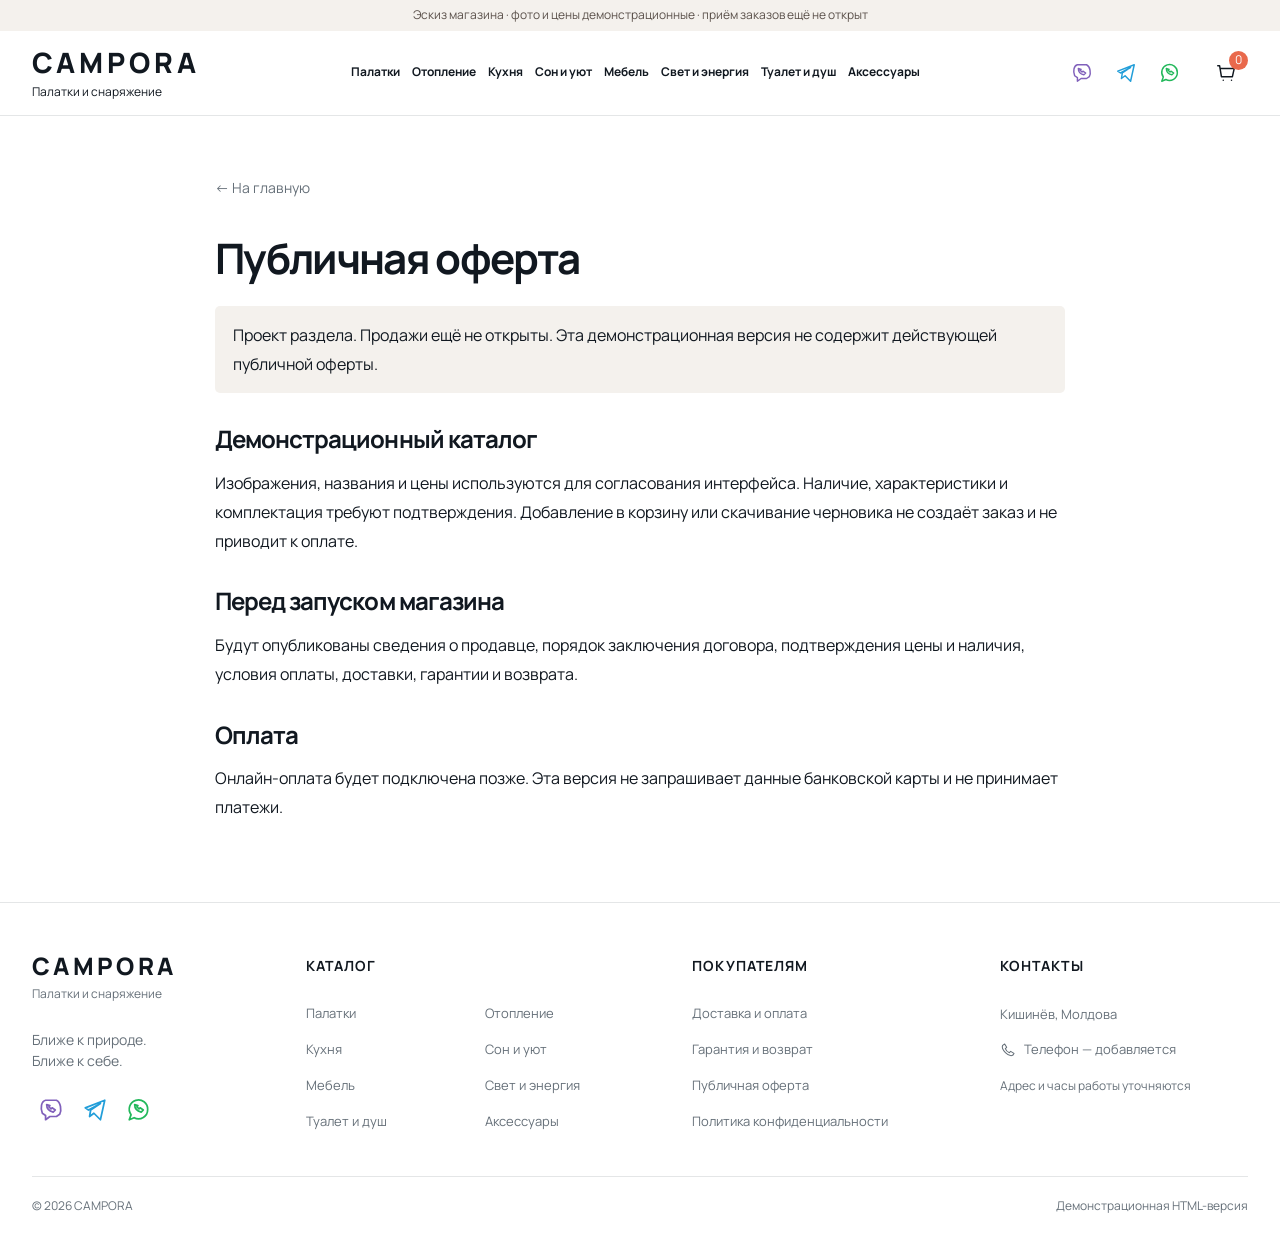
<file: offer.html>
<!doctype html><html lang="ru"><head><meta charset="UTF-8"><meta name="viewport" content="width=device-width,initial-scale=1"><meta name="description" content="CAMPORA — палатки и снаряжение для кемпинга в Молдове. Демонстрационная версия магазина."><meta name="robots" content="noindex,nofollow"><meta name="theme-color" content="#111820"><title>Публичная оферта — CAMPORA</title><link rel="icon" href="assets/favicon.svg" type="image/svg+xml"><link rel="stylesheet" href="assets/site-v5.css"><script src="assets/config.js" defer></script><script src="assets/site-v5.js?v=product1" defer></script><link rel="stylesheet" href="assets/shared-chrome.css?v=3"></head><body><svg xmlns="http://www.w3.org/2000/svg" class="symbols" aria-hidden="true"><symbol id="i-cart" viewBox="0 0 24 24"><path d="M3 4h2l2 12h12l2-9H6M9 20h.01M18 20h.01"/></symbol><symbol id="i-menu" viewBox="0 0 24 24"><path d="M4 6h16M4 12h16M4 18h16"/></symbol><symbol id="i-close" viewBox="0 0 24 24"><path d="m6 6 12 12M18 6 6 18"/></symbol><symbol id="i-arrow" viewBox="0 0 24 24"><path d="M4 12h16m-6-6 6 6-6 6"/></symbol><symbol id="i-phone" viewBox="0 0 24 24"><path d="M7 3 4 5c-3 6 9 18 15 15l2-3-5-3-2 2c-3-1-5-3-6-6l2-2z"/></symbol><symbol id="i-message" viewBox="0 0 24 24"><path d="M21 11a9 9 0 0 1-9 9H4l-2 2V11a9 9 0 0 1 19 0Z"/><path d="M7 11h10M7 7h7"/></symbol><symbol id="i-telegram" viewBox="0 0 24 24"><path d="m3 10 18-7-4 18-6-6-4 3 1-6 9-6-11 6z"/></symbol><symbol id="i-viber" viewBox="0 0 24 24"><path d="M20 16c2-4 1-11-3-13H7C3 4 2 10 4 15l3 2v4l4-3h6z"/><path d="M8 7c0 4 2 6 6 7l2-2-3-2-1 1-2-2 1-1z"/></symbol><symbol id="i-truck" viewBox="0 0 24 24"><path d="M2 5h12v12H2zM14 9h5l3 4v4h-8M6 20a2 2 0 1 0 0-4 2 2 0 0 0 0 4m12 0a2 2 0 1 0 0-4 2 2 0 0 0 0 4"/></symbol><symbol id="i-shield" viewBox="0 0 24 24"><path d="m12 2 9 4v6c0 5-9 10-9 10S3 17 3 12V6z"/><path d="m8 12 3 3 5-6"/></symbol><symbol id="i-card" viewBox="0 0 24 24"><rect x="2" y="5" width="20" height="14" rx="2"/><path d="M2 10h20M6 15h4"/></symbol><symbol id="i-play" viewBox="0 0 24 24"><path d="m9 5 11 7-11 7z"/></symbol><symbol id="i-whatsapp" viewBox="0 0 24 24"><path d="M20 11.5a8.5 8.5 0 0 1-12.5 7.6L3 21l1.7-4.7A8.5 8.5 0 1 1 20 11.5Z"/><path d="M8 7c0 4 2 6 6 7l2-2-3-2-1 1-2-2 1-1z"/></symbol><symbol id="i-mail" viewBox="0 0 24 24"><rect x="2" y="4" width="20" height="16" rx="2"/><path d="m2 5 10 8L22 5"/></symbol><symbol id="i-check" viewBox="0 0 24 24"><path d="m5 12 4 4L20 5"/></symbol></svg><a class="skip" href="#main">Перейти к содержимому</a><div class="preview-note">Эскиз магазина · фото и цены демонстрационные · приём заказов ещё не открыт</div><header class="site-header"><div class="container header-inner"><a class="brand" href="index.html" aria-label="CAMPORA — главная">CAMPORA<span>Палатки и снаряжение</span></a><nav class="desktop-nav" aria-label="Каталог"><a href="catalog.html?category=tents">Палатки</a><a href="catalog.html?category=heating">Отопление</a><a href="catalog.html?category=kitchen">Кухня</a><a href="catalog.html?category=sleep">Сон и уют</a><a href="catalog.html?category=furniture">Мебель</a><a href="catalog.html?category=power">Свет и энергия</a><a href="catalog.html?category=hygiene">Туалет и душ</a><a href="catalog.html?category=accessories">Аксессуары</a></nav><div class="header-actions"><div class="mobile-messengers"><button class="contact-link messenger-link" data-contact="viber" aria-label="Viber"><svg class="icon" aria-hidden="true"><use href="#i-viber"></use></svg><span>Viber</span></button><button class="contact-link messenger-link" data-contact="telegram" aria-label="Telegram"><svg class="icon" aria-hidden="true"><use href="#i-telegram"></use></svg><span>Telegram</span></button><button class="contact-link messenger-link" data-contact="whatsapp" aria-label="WhatsApp"><svg class="icon" aria-hidden="true"><use href="#i-whatsapp"></use></svg><span>WhatsApp</span></button></div><button class="icon-btn cart-trigger" aria-label="Открыть корзину"><svg class="icon" aria-hidden="true"><use href="#i-cart"></use></svg><span class="cart-count">0</span></button><button class="icon-btn menu-trigger" aria-label="Открыть меню" aria-controls="menu-dialog"><svg class="icon" aria-hidden="true"><use href="#i-menu"></use></svg></button></div><div class="desktop-contacts"><button class="contact-link messenger-link" data-contact="viber" aria-label="Viber"><svg class="icon" aria-hidden="true"><use href="#i-viber"></use></svg><span>Viber</span></button><button class="contact-link messenger-link" data-contact="telegram" aria-label="Telegram"><svg class="icon" aria-hidden="true"><use href="#i-telegram"></use></svg><span>Telegram</span></button><button class="contact-link messenger-link" data-contact="whatsapp" aria-label="WhatsApp"><svg class="icon" aria-hidden="true"><use href="#i-whatsapp"></use></svg><span>WhatsApp</span></button></div></div></header><main id="main"><article class="container legal-page"><a class="breadcrumb" href="index.html">← На главную</a><h1>Публичная оферта</h1><p class="notice">Проект раздела. Продажи ещё не открыты. Эта демонстрационная версия не содержит действующей публичной оферты.</p><h2>Демонстрационный каталог</h2><p>Изображения, названия и цены используются для согласования интерфейса. Наличие, характеристики и комплектация требуют подтверждения. Добавление в корзину или скачивание черновика не создаёт заказ и не приводит к оплате.</p><h2>Перед запуском магазина</h2><p>Будут опубликованы сведения о продавце, порядок заключения договора, подтверждения цены и наличия, условия оплаты, доставки, гарантии и возврата.</p><h2>Оплата</h2><p>Онлайн-оплата будет подключена позже. Эта версия не запрашивает данные банковской карты и не принимает платежи.</p></article></main><footer class="site-footer"><div class="container footer-grid"><div class="footer-brand"><a class="brand" href="index.html">CAMPORA<span>Палатки и снаряжение</span></a><p>Ближе к природе.<br>Ближе к себе.</p><div class="socials"><button class="contact-link messenger-link" data-contact="viber" aria-label="Viber"><svg class="icon" aria-hidden="true"><use href="#i-viber"></use></svg><span>Viber</span></button><button class="contact-link messenger-link" data-contact="telegram" aria-label="Telegram"><svg class="icon" aria-hidden="true"><use href="#i-telegram"></use></svg><span>Telegram</span></button><button class="contact-link messenger-link" data-contact="whatsapp" aria-label="WhatsApp"><svg class="icon" aria-hidden="true"><use href="#i-whatsapp"></use></svg><span>WhatsApp</span></button></div></div><div class="footer-column footer-catalog"><h3>Каталог</h3><nav class="footer-categories" aria-label="Категории в подвале"><a href="catalog.html?category=tents">Палатки</a><a href="catalog.html?category=heating">Отопление</a><a href="catalog.html?category=kitchen">Кухня</a><a href="catalog.html?category=sleep">Сон и уют</a><a href="catalog.html?category=furniture">Мебель</a><a href="catalog.html?category=power">Свет и энергия</a><a href="catalog.html?category=hygiene">Туалет и душ</a><a href="catalog.html?category=accessories">Аксессуары</a></nav></div><div class="footer-column"><h3>Покупателям</h3><a href="index.html#faq">Доставка и оплата</a><a href="index.html#faq">Гарантия и возврат</a><a href="offer.html">Публичная оферта</a><a href="privacy.html">Политика конфиденциальности</a></div><div class="footer-column" id="contacts"><h3>Контакты</h3><p>Кишинёв, Молдова</p><button data-contact="phone"><svg class="icon" aria-hidden="true"><use href="#i-phone"></use></svg> Телефон — добавляется</button><small>Адрес и часы работы уточняются</small></div></div><div class="container footer-bottom"><span>© <span data-year>2026</span> CAMPORA</span><span>Демонстрационная HTML-версия</span></div></footer><dialog id="menu-dialog" class="side-dialog" aria-labelledby="menu-title"><div class="dialog-head"><h2 id="menu-title">CAMPORA</h2><button class="icon-btn" data-close aria-label="Закрыть меню"><svg class="icon" aria-hidden="true"><use href="#i-close"></use></svg></button></div><nav class="mobile-nav" aria-label="Мобильный каталог"><a href="catalog.html?category=tents">Палатки</a><a href="catalog.html?category=heating">Отопление</a><a href="catalog.html?category=kitchen">Кухня</a><a href="catalog.html?category=sleep">Сон и уют</a><a href="catalog.html?category=furniture">Мебель</a><a href="catalog.html?category=power">Свет и энергия</a><a href="catalog.html?category=hygiene">Туалет и душ</a><a href="catalog.html?category=accessories">Аксессуары</a></nav><div class="mobile-menu-contact"><h3>Связаться с нами</h3><button class="contact-link messenger-link" data-contact="viber" aria-label="Viber"><svg class="icon" aria-hidden="true"><use href="#i-viber"></use></svg><span>Viber</span></button><button class="contact-link messenger-link" data-contact="telegram" aria-label="Telegram"><svg class="icon" aria-hidden="true"><use href="#i-telegram"></use></svg><span>Telegram</span></button><button class="contact-link messenger-link" data-contact="whatsapp" aria-label="WhatsApp"><svg class="icon" aria-hidden="true"><use href="#i-whatsapp"></use></svg><span>WhatsApp</span></button><p class="muted">Контактные данные добавляются.</p></div></dialog><dialog id="cart-dialog" class="side-dialog" aria-labelledby="cart-title"><div class="dialog-head"><h2 id="cart-title">Ваш лагерь <span class="cart-count">0</span></h2><button class="icon-btn" data-close aria-label="Закрыть корзину"><svg class="icon" aria-hidden="true"><use href="#i-close"></use></svg></button></div><p class="muted">Соберите всё необходимое в одном месте.</p><div id="cart-items"></div><div id="cart-bottom"><div class="cart-total">Итого <strong id="cart-total"></strong></div><p class="muted">Цены демонстрационные. Доставка не включена.</p><button class="btn" id="checkout-trigger">Перейти к оформлению <svg class="icon" aria-hidden="true"><use href="#i-arrow"></use></svg></button></div><button class="text-btn" data-close>Продолжить покупки</button></dialog><dialog id="detail-dialog" class="detail-dialog" aria-labelledby="detail-title"><button class="icon-btn dialog-close" data-close aria-label="Закрыть описание"><svg class="icon" aria-hidden="true"><use href="#i-close"></use></svg></button><div id="detail-content"></div></dialog><dialog id="contact-dialog" aria-labelledby="contact-title"><div class="dialog-head"><h2 id="contact-title">Связаться с CAMPORA</h2><button class="icon-btn" data-close aria-label="Закрыть контакты"><svg class="icon" aria-hidden="true"><use href="#i-close"></use></svg></button></div><p>Ссылки на Viber, Telegram и WhatsApp будут добавлены перед запуском магазина.</p><p class="muted">Сейчас приём обращений и заказов ещё не открыт.</p><button class="btn" data-close>Понятно</button></dialog><dialog id="demo-dialog" aria-labelledby="demo-title"><div class="dialog-head"><h2 id="demo-title">Как установить надувную палатку</h2><button class="icon-btn" data-close aria-label="Закрыть инструкцию"><svg class="icon" aria-hidden="true"><use href="#i-close"></use></svg></button></div><p class="notice">Видео пока не добавлено. Ниже — общая последовательность, а не инструкция к конкретной модели.</p><ol class="setup-steps"><li><strong>Подготовьте место</strong><p>Разложите палатку на ровной площадке согласно инструкции производителя.</p></li><li><strong>Накачайте каркас</strong><p>Подключите совместимый насос. Давление и порядок накачивания определяются моделью.</p></li><li><strong>Закрепите палатку</strong><p>Установите крепления и оттяжки, проверьте устойчивость.</p></li></ol><p class="muted">Время установки в минутах будет указано после проверки конкретной модели. Не заменяем замер обещанием.</p><a class="btn" href="index.html#tent-models" data-air-link>Выбрать надувную палатку <svg class="icon" aria-hidden="true"><use href="#i-arrow"></use></svg></a></dialog><dialog id="checkout-dialog" aria-labelledby="checkout-title"><div class="dialog-head"><h2 id="checkout-title">Оформление заказа</h2><button class="icon-btn" data-close aria-label="Закрыть оформление"><svg class="icon" aria-hidden="true"><use href="#i-close"></use></svg></button></div><p class="notice">Предпросмотр оформления. Приём заказов и онлайн-оплата ещё не подключены. Можно скачать список выбранных товаров.</p><form id="checkout-form"><label>Имя<input name="name" autocomplete="given-name" required maxlength="80"></label><label>Телефон<input name="phone" type="tel" inputmode="tel" autocomplete="tel" placeholder="+373" required maxlength="30"></label><label>Населённый пункт<input name="city" autocomplete="address-level2" maxlength="100"></label><label>Комментарий<textarea name="comment" rows="2" maxlength="1000"></textarea></label><label class="consent"><input type="checkbox" required><span>Я ознакомился с <a href="privacy.html" target="_blank">политикой конфиденциальности</a> и <a href="offer.html" target="_blank">условиями заказа</a>.</span></label><button class="btn" type="submit">Скачать черновик заказа</button><p class="muted">Данные не отправляются продавцу. Файл сохраняется только на вашем устройстве.</p><p id="checkout-status" role="status"></p></form></dialog><div class="toast" role="status" aria-live="polite" id="toast"></div><noscript><p class="notice">Для работы корзины и фильтров включите JavaScript.</p></noscript></body></html>
</file>
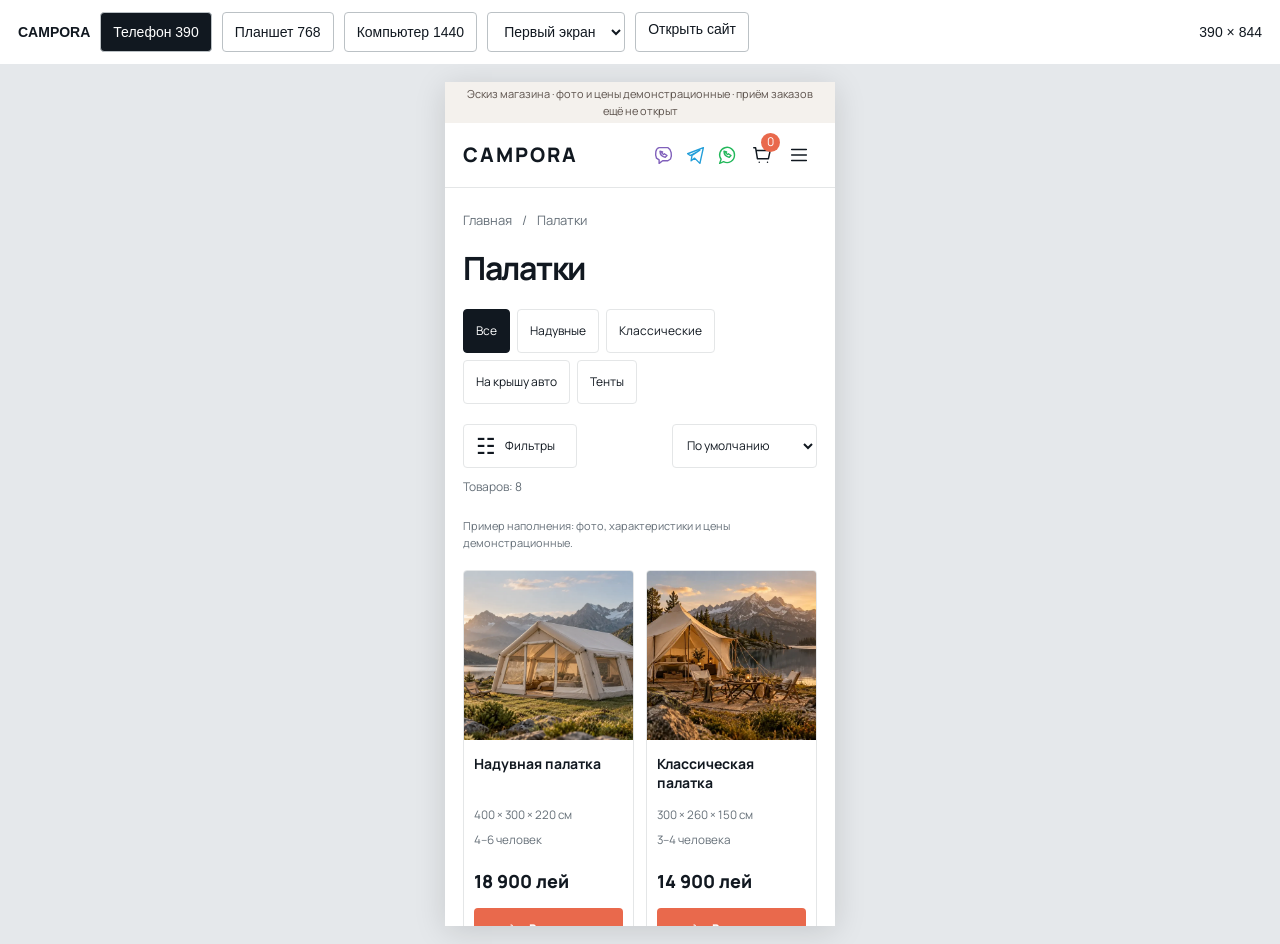
<file: preview-category.html>
<!doctype html><html lang="ru"><meta charset="utf-8"><meta name="viewport" content="width=device-width,initial-scale=1"><meta name="robots" content="noindex,nofollow"><title>CAMPORA — проверка адаптива</title><style>*{box-sizing:border-box}body{margin:0;background:#e5e8eb;font:14px Arial;color:#111820}header{padding:12px 18px;background:#fff;display:flex;gap:10px;align-items:center;flex-wrap:wrap;position:sticky;top:0;z-index:2}button,a,select{font:inherit;min-height:40px;padding:8px 12px;border:1px solid #bbc1c5;border-radius:4px;background:#fff;color:inherit}button{cursor:pointer}button[aria-pressed=true]{background:#111820;color:#fff}a{text-decoration:none}main{padding:18px;overflow:auto}iframe{display:block;width:390px;height:844px;border:0;background:#fff;margin:auto;box-shadow:0 5px 30px #0002}#size{margin-left:auto}</style><header><strong>CAMPORA</strong><button data-width="390" aria-pressed="true">Телефон 390</button><button data-width="768" aria-pressed="false">Планшет 768</button><button data-width="1440" aria-pressed="false">Компьютер 1440</button><select aria-label="Перейти к блоку"><option value="">Первый экран</option><option value="catalog-grid">Товары</option><option value="category-seo">SEO-текст</option><option value="category-reviews">Видеообзоры</option><option value="contacts">Подвал</option></select><a href="catalog.html?category=tents&v=2">Открыть сайт</a><span id="size">390 × 844</span></header><main><iframe title="Предпросмотр CAMPORA" src="catalog.html?category=tents&v=2"></iframe></main><script>const frame=document.querySelector('iframe');document.querySelectorAll('[data-width]').forEach(b=>b.onclick=()=>{const w=Number(b.dataset.width);frame.style.width=w+'px';frame.style.height=(w===1440?900:844)+'px';document.querySelectorAll('[data-width]').forEach(x=>x.setAttribute('aria-pressed',String(x===b)));document.getElementById('size').textContent=w+' × '+(w===1440?900:844)});document.querySelector('select').onchange=e=>{frame.src='catalog.html?category=tents&v=2'+(e.target.value?'#'+e.target.value:'')};</script></html>
</file>
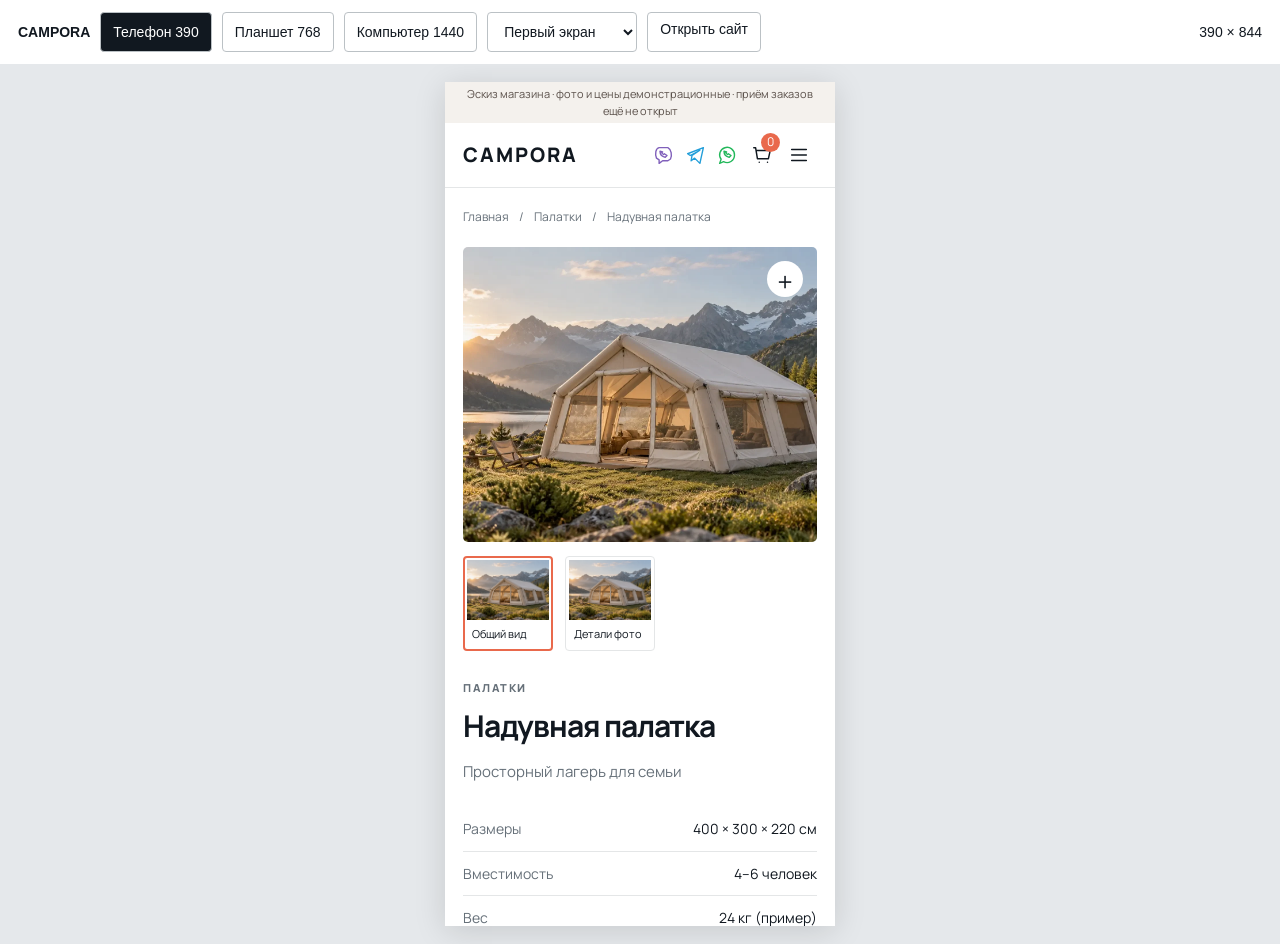
<file: preview-product.html>
<!doctype html><html lang="ru"><meta charset="utf-8"><meta name="viewport" content="width=device-width,initial-scale=1"><meta name="robots" content="noindex,nofollow"><title>CAMPORA — проверка адаптива</title><style>*{box-sizing:border-box}body{margin:0;background:#e5e8eb;font:14px Arial;color:#111820}header{padding:12px 18px;background:#fff;display:flex;gap:10px;align-items:center;flex-wrap:wrap;position:sticky;top:0;z-index:2}button,a,select{font:inherit;min-height:40px;padding:8px 12px;border:1px solid #bbc1c5;border-radius:4px;background:#fff;color:inherit}button{cursor:pointer}button[aria-pressed=true]{background:#111820;color:#fff}a{text-decoration:none}main{padding:18px;overflow:auto}iframe{display:block;width:390px;height:844px;border:0;background:#fff;margin:auto;box-shadow:0 5px 30px #0002}#size{margin-left:auto}</style><header><strong>CAMPORA</strong><button data-width="390" aria-pressed="true">Телефон 390</button><button data-width="768" aria-pressed="false">Планшет 768</button><button data-width="1440" aria-pressed="false">Компьютер 1440</button><select aria-label="Перейти к блоку"><option value="">Первый экран</option><option value="description">Описание</option><option value="specifications">Характеристики</option><option value="video-review">Видеообзор</option><option value="contacts">Подвал</option></select><a href="product.html?id=air&v=1">Открыть сайт</a><span id="size">390 × 844</span></header><main><iframe title="Предпросмотр CAMPORA" src="product.html?id=air&v=1"></iframe></main><script>const frame=document.querySelector('iframe');document.querySelectorAll('[data-width]').forEach(b=>b.onclick=()=>{const w=Number(b.dataset.width);frame.style.width=w+'px';frame.style.height=(w===1440?900:844)+'px';document.querySelectorAll('[data-width]').forEach(x=>x.setAttribute('aria-pressed',String(x===b)));document.getElementById('size').textContent=w+' × '+(w===1440?900:844)});document.querySelector('select').onchange=e=>{frame.src='product.html?id=air&v=1'+(e.target.value?'#'+e.target.value:'')};</script></html>
</file>
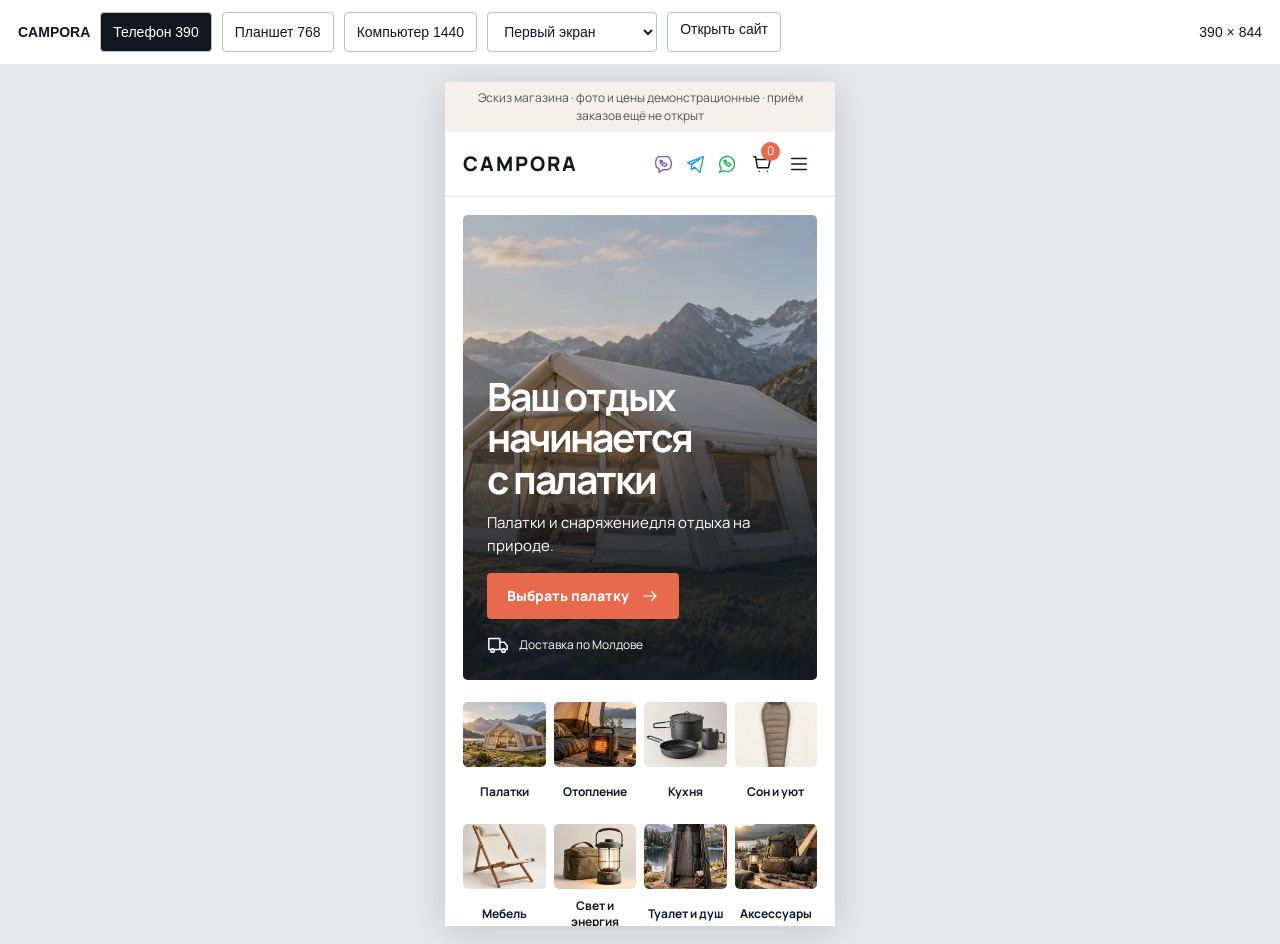
<file: preview.html>
<!doctype html><html lang="ru"><meta charset="utf-8"><meta name="viewport" content="width=device-width,initial-scale=1"><meta name="robots" content="noindex,nofollow"><title>CAMPORA — проверка адаптива</title><style>*{box-sizing:border-box}body{margin:0;background:#e5e8eb;font:14px Arial;color:#111820}header{padding:12px 18px;background:#fff;display:flex;gap:10px;align-items:center;flex-wrap:wrap;position:sticky;top:0;z-index:2}button,a,select{font:inherit;min-height:40px;padding:8px 12px;border:1px solid #bbc1c5;border-radius:4px;background:#fff;color:inherit}button{cursor:pointer}button[aria-pressed=true]{background:#111820;color:#fff}a{text-decoration:none}main{padding:18px;overflow:auto}iframe{display:block;width:390px;height:844px;border:0;background:#fff;margin:auto;box-shadow:0 5px 30px #0002}#size{margin-left:auto}</style><header><strong>CAMPORA</strong><button data-width="390" aria-pressed="true">Телефон 390</button><button data-width="768" aria-pressed="false">Планшет 768</button><button data-width="1440" aria-pressed="false">Компьютер 1440</button><select aria-label="Перейти к блоку"><option value="">Первый экран</option><option value="tent-models">Палатки</option><option value="autonomy">Автономность</option><option value="camp">Для вашего лагеря</option><option value="lead">Форма</option><option value="faq">Вопросы и подвал</option></select><a href="index.html">Открыть сайт</a><span id="size">390 × 844</span></header><main><iframe title="Предпросмотр CAMPORA" src="index.html"></iframe></main><script>const frame=document.querySelector('iframe');document.querySelectorAll('[data-width]').forEach(b=>b.onclick=()=>{const w=Number(b.dataset.width);frame.style.width=w+'px';frame.style.height=(w===1440?900:844)+'px';document.querySelectorAll('[data-width]').forEach(x=>x.setAttribute('aria-pressed',String(x===b)));document.getElementById('size').textContent=w+' × '+(w===1440?900:844)});document.querySelector('select').onchange=e=>{frame.src='index.html'+(e.target.value?'#'+e.target.value:'')};</script></html>
</file>
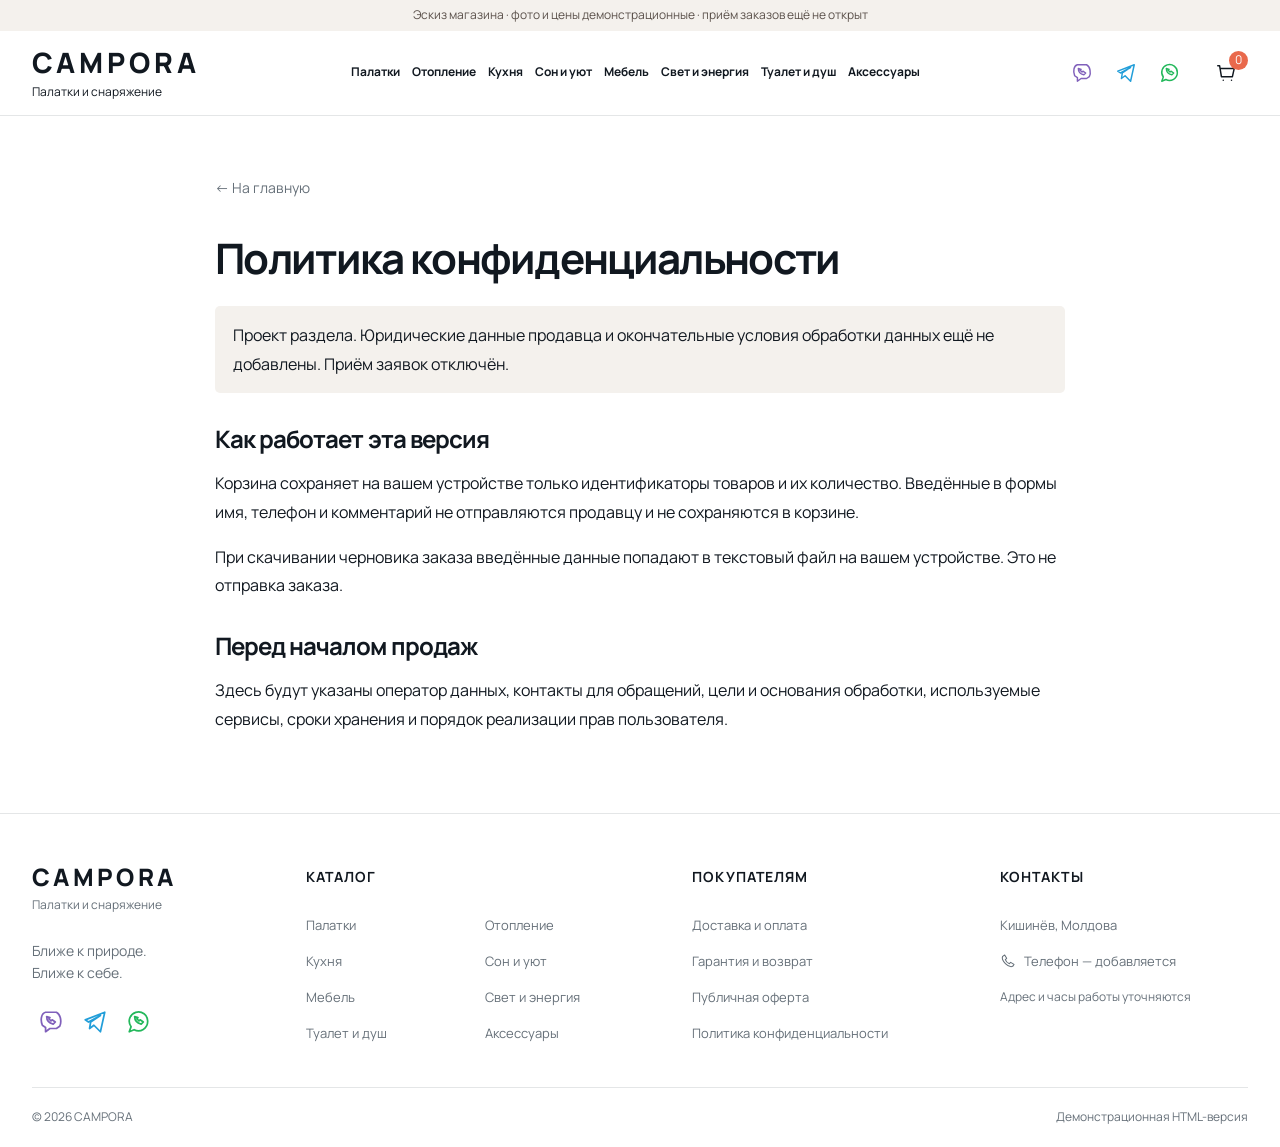
<file: privacy.html>
<!doctype html><html lang="ru"><head><meta charset="UTF-8"><meta name="viewport" content="width=device-width,initial-scale=1"><meta name="description" content="CAMPORA — палатки и снаряжение для кемпинга в Молдове. Демонстрационная версия магазина."><meta name="robots" content="noindex,nofollow"><meta name="theme-color" content="#111820"><title>Политика конфиденциальности — CAMPORA</title><link rel="icon" href="assets/favicon.svg" type="image/svg+xml"><link rel="stylesheet" href="assets/site-v5.css"><script src="assets/config.js" defer></script><script src="assets/site-v5.js?v=product1" defer></script><link rel="stylesheet" href="assets/shared-chrome.css?v=3"></head><body><svg xmlns="http://www.w3.org/2000/svg" class="symbols" aria-hidden="true"><symbol id="i-cart" viewBox="0 0 24 24"><path d="M3 4h2l2 12h12l2-9H6M9 20h.01M18 20h.01"/></symbol><symbol id="i-menu" viewBox="0 0 24 24"><path d="M4 6h16M4 12h16M4 18h16"/></symbol><symbol id="i-close" viewBox="0 0 24 24"><path d="m6 6 12 12M18 6 6 18"/></symbol><symbol id="i-arrow" viewBox="0 0 24 24"><path d="M4 12h16m-6-6 6 6-6 6"/></symbol><symbol id="i-phone" viewBox="0 0 24 24"><path d="M7 3 4 5c-3 6 9 18 15 15l2-3-5-3-2 2c-3-1-5-3-6-6l2-2z"/></symbol><symbol id="i-message" viewBox="0 0 24 24"><path d="M21 11a9 9 0 0 1-9 9H4l-2 2V11a9 9 0 0 1 19 0Z"/><path d="M7 11h10M7 7h7"/></symbol><symbol id="i-telegram" viewBox="0 0 24 24"><path d="m3 10 18-7-4 18-6-6-4 3 1-6 9-6-11 6z"/></symbol><symbol id="i-viber" viewBox="0 0 24 24"><path d="M20 16c2-4 1-11-3-13H7C3 4 2 10 4 15l3 2v4l4-3h6z"/><path d="M8 7c0 4 2 6 6 7l2-2-3-2-1 1-2-2 1-1z"/></symbol><symbol id="i-truck" viewBox="0 0 24 24"><path d="M2 5h12v12H2zM14 9h5l3 4v4h-8M6 20a2 2 0 1 0 0-4 2 2 0 0 0 0 4m12 0a2 2 0 1 0 0-4 2 2 0 0 0 0 4"/></symbol><symbol id="i-shield" viewBox="0 0 24 24"><path d="m12 2 9 4v6c0 5-9 10-9 10S3 17 3 12V6z"/><path d="m8 12 3 3 5-6"/></symbol><symbol id="i-card" viewBox="0 0 24 24"><rect x="2" y="5" width="20" height="14" rx="2"/><path d="M2 10h20M6 15h4"/></symbol><symbol id="i-play" viewBox="0 0 24 24"><path d="m9 5 11 7-11 7z"/></symbol><symbol id="i-whatsapp" viewBox="0 0 24 24"><path d="M20 11.5a8.5 8.5 0 0 1-12.5 7.6L3 21l1.7-4.7A8.5 8.5 0 1 1 20 11.5Z"/><path d="M8 7c0 4 2 6 6 7l2-2-3-2-1 1-2-2 1-1z"/></symbol><symbol id="i-mail" viewBox="0 0 24 24"><rect x="2" y="4" width="20" height="16" rx="2"/><path d="m2 5 10 8L22 5"/></symbol><symbol id="i-check" viewBox="0 0 24 24"><path d="m5 12 4 4L20 5"/></symbol></svg><a class="skip" href="#main">Перейти к содержимому</a><div class="preview-note">Эскиз магазина · фото и цены демонстрационные · приём заказов ещё не открыт</div><header class="site-header"><div class="container header-inner"><a class="brand" href="index.html" aria-label="CAMPORA — главная">CAMPORA<span>Палатки и снаряжение</span></a><nav class="desktop-nav" aria-label="Каталог"><a href="catalog.html?category=tents">Палатки</a><a href="catalog.html?category=heating">Отопление</a><a href="catalog.html?category=kitchen">Кухня</a><a href="catalog.html?category=sleep">Сон и уют</a><a href="catalog.html?category=furniture">Мебель</a><a href="catalog.html?category=power">Свет и энергия</a><a href="catalog.html?category=hygiene">Туалет и душ</a><a href="catalog.html?category=accessories">Аксессуары</a></nav><div class="header-actions"><div class="mobile-messengers"><button class="contact-link messenger-link" data-contact="viber" aria-label="Viber"><svg class="icon" aria-hidden="true"><use href="#i-viber"></use></svg><span>Viber</span></button><button class="contact-link messenger-link" data-contact="telegram" aria-label="Telegram"><svg class="icon" aria-hidden="true"><use href="#i-telegram"></use></svg><span>Telegram</span></button><button class="contact-link messenger-link" data-contact="whatsapp" aria-label="WhatsApp"><svg class="icon" aria-hidden="true"><use href="#i-whatsapp"></use></svg><span>WhatsApp</span></button></div><button class="icon-btn cart-trigger" aria-label="Открыть корзину"><svg class="icon" aria-hidden="true"><use href="#i-cart"></use></svg><span class="cart-count">0</span></button><button class="icon-btn menu-trigger" aria-label="Открыть меню" aria-controls="menu-dialog"><svg class="icon" aria-hidden="true"><use href="#i-menu"></use></svg></button></div><div class="desktop-contacts"><button class="contact-link messenger-link" data-contact="viber" aria-label="Viber"><svg class="icon" aria-hidden="true"><use href="#i-viber"></use></svg><span>Viber</span></button><button class="contact-link messenger-link" data-contact="telegram" aria-label="Telegram"><svg class="icon" aria-hidden="true"><use href="#i-telegram"></use></svg><span>Telegram</span></button><button class="contact-link messenger-link" data-contact="whatsapp" aria-label="WhatsApp"><svg class="icon" aria-hidden="true"><use href="#i-whatsapp"></use></svg><span>WhatsApp</span></button></div></div></header><main id="main"><article class="container legal-page"><a class="breadcrumb" href="index.html">← На главную</a><h1>Политика конфиденциальности</h1><p class="notice">Проект раздела. Юридические данные продавца и окончательные условия обработки данных ещё не добавлены. Приём заявок отключён.</p><h2>Как работает эта версия</h2><p>Корзина сохраняет на вашем устройстве только идентификаторы товаров и их количество. Введённые в формы имя, телефон и комментарий не отправляются продавцу и не сохраняются в корзине.</p><p>При скачивании черновика заказа введённые данные попадают в текстовый файл на вашем устройстве. Это не отправка заказа.</p><h2>Перед началом продаж</h2><p>Здесь будут указаны оператор данных, контакты для обращений, цели и основания обработки, используемые сервисы, сроки хранения и порядок реализации прав пользователя.</p></article></main><footer class="site-footer"><div class="container footer-grid"><div class="footer-brand"><a class="brand" href="index.html">CAMPORA<span>Палатки и снаряжение</span></a><p>Ближе к природе.<br>Ближе к себе.</p><div class="socials"><button class="contact-link messenger-link" data-contact="viber" aria-label="Viber"><svg class="icon" aria-hidden="true"><use href="#i-viber"></use></svg><span>Viber</span></button><button class="contact-link messenger-link" data-contact="telegram" aria-label="Telegram"><svg class="icon" aria-hidden="true"><use href="#i-telegram"></use></svg><span>Telegram</span></button><button class="contact-link messenger-link" data-contact="whatsapp" aria-label="WhatsApp"><svg class="icon" aria-hidden="true"><use href="#i-whatsapp"></use></svg><span>WhatsApp</span></button></div></div><div class="footer-column footer-catalog"><h3>Каталог</h3><nav class="footer-categories" aria-label="Категории в подвале"><a href="catalog.html?category=tents">Палатки</a><a href="catalog.html?category=heating">Отопление</a><a href="catalog.html?category=kitchen">Кухня</a><a href="catalog.html?category=sleep">Сон и уют</a><a href="catalog.html?category=furniture">Мебель</a><a href="catalog.html?category=power">Свет и энергия</a><a href="catalog.html?category=hygiene">Туалет и душ</a><a href="catalog.html?category=accessories">Аксессуары</a></nav></div><div class="footer-column"><h3>Покупателям</h3><a href="index.html#faq">Доставка и оплата</a><a href="index.html#faq">Гарантия и возврат</a><a href="offer.html">Публичная оферта</a><a href="privacy.html">Политика конфиденциальности</a></div><div class="footer-column" id="contacts"><h3>Контакты</h3><p>Кишинёв, Молдова</p><button data-contact="phone"><svg class="icon" aria-hidden="true"><use href="#i-phone"></use></svg> Телефон — добавляется</button><small>Адрес и часы работы уточняются</small></div></div><div class="container footer-bottom"><span>© <span data-year>2026</span> CAMPORA</span><span>Демонстрационная HTML-версия</span></div></footer><dialog id="menu-dialog" class="side-dialog" aria-labelledby="menu-title"><div class="dialog-head"><h2 id="menu-title">CAMPORA</h2><button class="icon-btn" data-close aria-label="Закрыть меню"><svg class="icon" aria-hidden="true"><use href="#i-close"></use></svg></button></div><nav class="mobile-nav" aria-label="Мобильный каталог"><a href="catalog.html?category=tents">Палатки</a><a href="catalog.html?category=heating">Отопление</a><a href="catalog.html?category=kitchen">Кухня</a><a href="catalog.html?category=sleep">Сон и уют</a><a href="catalog.html?category=furniture">Мебель</a><a href="catalog.html?category=power">Свет и энергия</a><a href="catalog.html?category=hygiene">Туалет и душ</a><a href="catalog.html?category=accessories">Аксессуары</a></nav><div class="mobile-menu-contact"><h3>Связаться с нами</h3><button class="contact-link messenger-link" data-contact="viber" aria-label="Viber"><svg class="icon" aria-hidden="true"><use href="#i-viber"></use></svg><span>Viber</span></button><button class="contact-link messenger-link" data-contact="telegram" aria-label="Telegram"><svg class="icon" aria-hidden="true"><use href="#i-telegram"></use></svg><span>Telegram</span></button><button class="contact-link messenger-link" data-contact="whatsapp" aria-label="WhatsApp"><svg class="icon" aria-hidden="true"><use href="#i-whatsapp"></use></svg><span>WhatsApp</span></button><p class="muted">Контактные данные добавляются.</p></div></dialog><dialog id="cart-dialog" class="side-dialog" aria-labelledby="cart-title"><div class="dialog-head"><h2 id="cart-title">Ваш лагерь <span class="cart-count">0</span></h2><button class="icon-btn" data-close aria-label="Закрыть корзину"><svg class="icon" aria-hidden="true"><use href="#i-close"></use></svg></button></div><p class="muted">Соберите всё необходимое в одном месте.</p><div id="cart-items"></div><div id="cart-bottom"><div class="cart-total">Итого <strong id="cart-total"></strong></div><p class="muted">Цены демонстрационные. Доставка не включена.</p><button class="btn" id="checkout-trigger">Перейти к оформлению <svg class="icon" aria-hidden="true"><use href="#i-arrow"></use></svg></button></div><button class="text-btn" data-close>Продолжить покупки</button></dialog><dialog id="detail-dialog" class="detail-dialog" aria-labelledby="detail-title"><button class="icon-btn dialog-close" data-close aria-label="Закрыть описание"><svg class="icon" aria-hidden="true"><use href="#i-close"></use></svg></button><div id="detail-content"></div></dialog><dialog id="contact-dialog" aria-labelledby="contact-title"><div class="dialog-head"><h2 id="contact-title">Связаться с CAMPORA</h2><button class="icon-btn" data-close aria-label="Закрыть контакты"><svg class="icon" aria-hidden="true"><use href="#i-close"></use></svg></button></div><p>Ссылки на Viber, Telegram и WhatsApp будут добавлены перед запуском магазина.</p><p class="muted">Сейчас приём обращений и заказов ещё не открыт.</p><button class="btn" data-close>Понятно</button></dialog><dialog id="demo-dialog" aria-labelledby="demo-title"><div class="dialog-head"><h2 id="demo-title">Как установить надувную палатку</h2><button class="icon-btn" data-close aria-label="Закрыть инструкцию"><svg class="icon" aria-hidden="true"><use href="#i-close"></use></svg></button></div><p class="notice">Видео пока не добавлено. Ниже — общая последовательность, а не инструкция к конкретной модели.</p><ol class="setup-steps"><li><strong>Подготовьте место</strong><p>Разложите палатку на ровной площадке согласно инструкции производителя.</p></li><li><strong>Накачайте каркас</strong><p>Подключите совместимый насос. Давление и порядок накачивания определяются моделью.</p></li><li><strong>Закрепите палатку</strong><p>Установите крепления и оттяжки, проверьте устойчивость.</p></li></ol><p class="muted">Время установки в минутах будет указано после проверки конкретной модели. Не заменяем замер обещанием.</p><a class="btn" href="index.html#tent-models" data-air-link>Выбрать надувную палатку <svg class="icon" aria-hidden="true"><use href="#i-arrow"></use></svg></a></dialog><dialog id="checkout-dialog" aria-labelledby="checkout-title"><div class="dialog-head"><h2 id="checkout-title">Оформление заказа</h2><button class="icon-btn" data-close aria-label="Закрыть оформление"><svg class="icon" aria-hidden="true"><use href="#i-close"></use></svg></button></div><p class="notice">Предпросмотр оформления. Приём заказов и онлайн-оплата ещё не подключены. Можно скачать список выбранных товаров.</p><form id="checkout-form"><label>Имя<input name="name" autocomplete="given-name" required maxlength="80"></label><label>Телефон<input name="phone" type="tel" inputmode="tel" autocomplete="tel" placeholder="+373" required maxlength="30"></label><label>Населённый пункт<input name="city" autocomplete="address-level2" maxlength="100"></label><label>Комментарий<textarea name="comment" rows="2" maxlength="1000"></textarea></label><label class="consent"><input type="checkbox" required><span>Я ознакомился с <a href="privacy.html" target="_blank">политикой конфиденциальности</a> и <a href="offer.html" target="_blank">условиями заказа</a>.</span></label><button class="btn" type="submit">Скачать черновик заказа</button><p class="muted">Данные не отправляются продавцу. Файл сохраняется только на вашем устройстве.</p><p id="checkout-status" role="status"></p></form></dialog><div class="toast" role="status" aria-live="polite" id="toast"></div><noscript><p class="notice">Для работы корзины и фильтров включите JavaScript.</p></noscript></body></html>
</file>
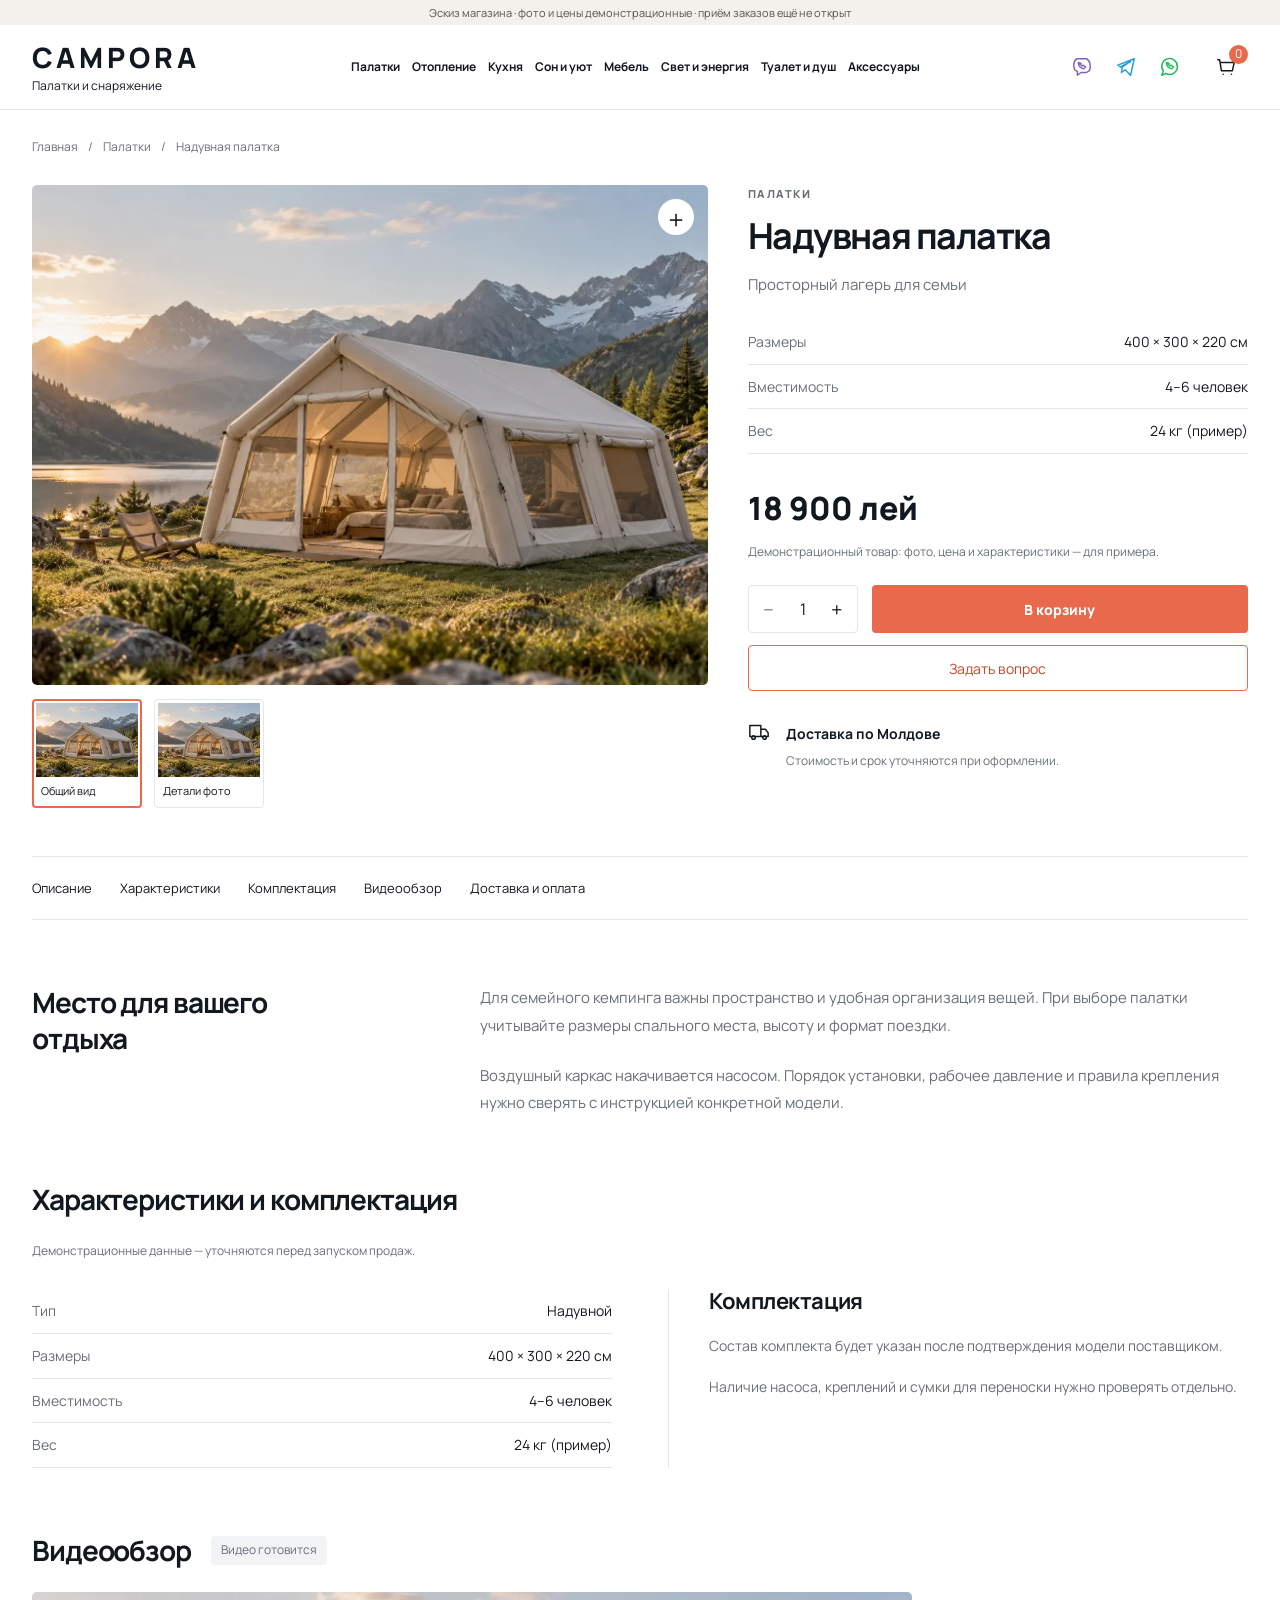
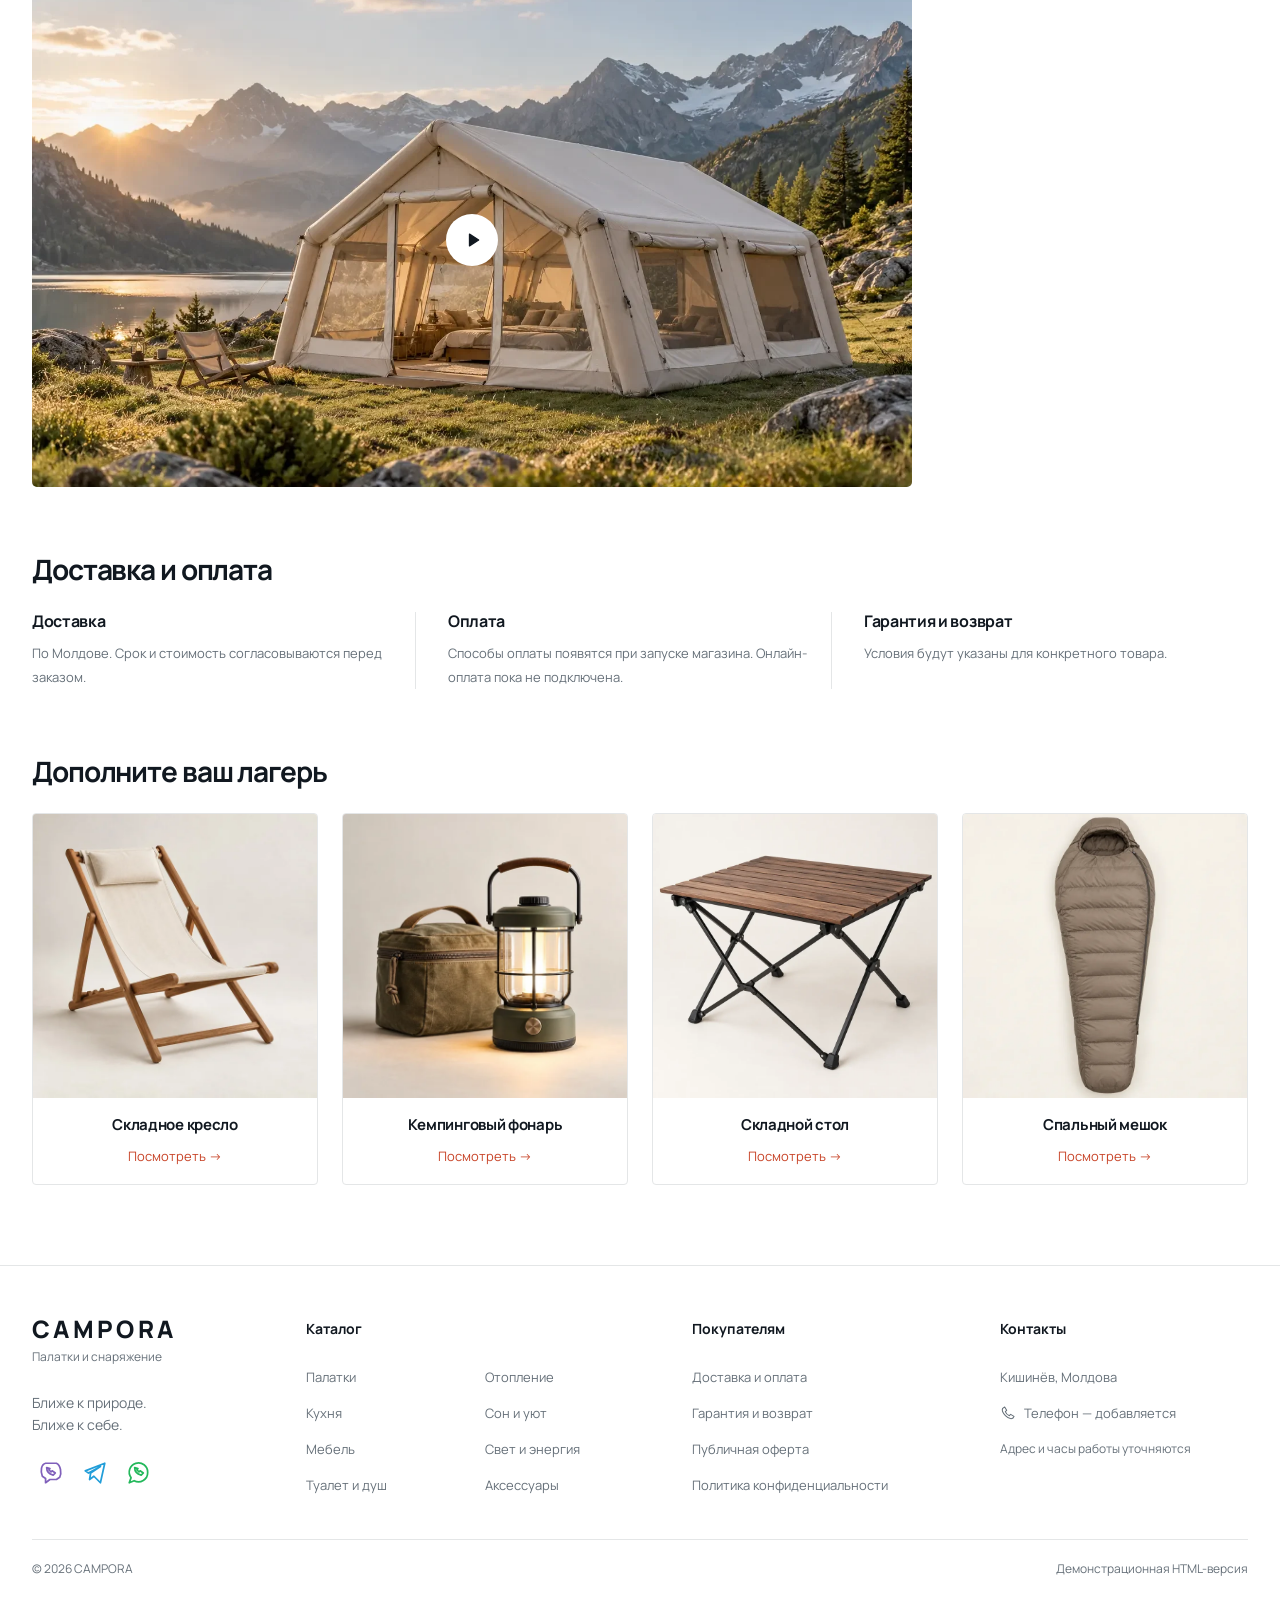
<file: product.html>
<!doctype html><html lang="ru"><head><meta charset="UTF-8"><meta name="viewport" content="width=device-width,initial-scale=1"><meta name="description" content="CAMPORA — палатки и снаряжение для кемпинга в Молдове. Демонстрационная версия магазина."><meta name="robots" content="noindex,nofollow"><meta name="theme-color" content="#111820"><title>Надувная палатка — CAMPORA</title><link rel="icon" href="assets/favicon.svg" type="image/svg+xml"><link rel="stylesheet" href="assets/site-v5.css"><script src="assets/config.js" defer></script><script src="assets/site-v5.js?v=product1" defer></script><link rel="stylesheet" href="assets/category-v6.css?v=2"><link rel="stylesheet" href="assets/shared-chrome.css?v=3"><link rel="stylesheet" href="assets/product.css?v=1"><script src="assets/product.js?v=1" defer></script></head><body class="category-layout product-layout"><svg xmlns="http://www.w3.org/2000/svg" class="symbols" aria-hidden="true"><symbol id="i-cart" viewBox="0 0 24 24"><path d="M3 4h2l2 12h12l2-9H6M9 20h.01M18 20h.01"/></symbol><symbol id="i-menu" viewBox="0 0 24 24"><path d="M4 6h16M4 12h16M4 18h16"/></symbol><symbol id="i-close" viewBox="0 0 24 24"><path d="m6 6 12 12M18 6 6 18"/></symbol><symbol id="i-arrow" viewBox="0 0 24 24"><path d="M4 12h16m-6-6 6 6-6 6"/></symbol><symbol id="i-phone" viewBox="0 0 24 24"><path d="M7 3 4 5c-3 6 9 18 15 15l2-3-5-3-2 2c-3-1-5-3-6-6l2-2z"/></symbol><symbol id="i-message" viewBox="0 0 24 24"><path d="M21 11a9 9 0 0 1-9 9H4l-2 2V11a9 9 0 0 1 19 0Z"/><path d="M7 11h10M7 7h7"/></symbol><symbol id="i-telegram" viewBox="0 0 24 24"><path d="m3 10 18-7-4 18-6-6-4 3 1-6 9-6-11 6z"/></symbol><symbol id="i-viber" viewBox="0 0 24 24"><path d="M20 16c2-4 1-11-3-13H7C3 4 2 10 4 15l3 2v4l4-3h6z"/><path d="M8 7c0 4 2 6 6 7l2-2-3-2-1 1-2-2 1-1z"/></symbol><symbol id="i-truck" viewBox="0 0 24 24"><path d="M2 5h12v12H2zM14 9h5l3 4v4h-8M6 20a2 2 0 1 0 0-4 2 2 0 0 0 0 4m12 0a2 2 0 1 0 0-4 2 2 0 0 0 0 4"/></symbol><symbol id="i-shield" viewBox="0 0 24 24"><path d="m12 2 9 4v6c0 5-9 10-9 10S3 17 3 12V6z"/><path d="m8 12 3 3 5-6"/></symbol><symbol id="i-card" viewBox="0 0 24 24"><rect x="2" y="5" width="20" height="14" rx="2"/><path d="M2 10h20M6 15h4"/></symbol><symbol id="i-play" viewBox="0 0 24 24"><path d="m9 5 11 7-11 7z"/></symbol><symbol id="i-whatsapp" viewBox="0 0 24 24"><path d="M20 11.5a8.5 8.5 0 0 1-12.5 7.6L3 21l1.7-4.7A8.5 8.5 0 1 1 20 11.5Z"/><path d="M8 7c0 4 2 6 6 7l2-2-3-2-1 1-2-2 1-1z"/></symbol><symbol id="i-mail" viewBox="0 0 24 24"><rect x="2" y="4" width="20" height="16" rx="2"/><path d="m2 5 10 8L22 5"/></symbol><symbol id="i-check" viewBox="0 0 24 24"><path d="m5 12 4 4L20 5"/></symbol></svg><a class="skip" href="#main">Перейти к содержимому</a><div class="preview-note">Эскиз магазина · фото и цены демонстрационные · приём заказов ещё не открыт</div><header class="site-header"><div class="container header-inner"><a class="brand" href="index.html" aria-label="CAMPORA — главная">CAMPORA<span>Палатки и снаряжение</span></a><nav class="desktop-nav" aria-label="Каталог"><a href="catalog.html?category=tents">Палатки</a><a href="catalog.html?category=heating">Отопление</a><a href="catalog.html?category=kitchen">Кухня</a><a href="catalog.html?category=sleep">Сон и уют</a><a href="catalog.html?category=furniture">Мебель</a><a href="catalog.html?category=power">Свет и энергия</a><a href="catalog.html?category=hygiene">Туалет и душ</a><a href="catalog.html?category=accessories">Аксессуары</a></nav><div class="header-actions"><div class="mobile-messengers"><button class="contact-link messenger-link" data-contact="viber" aria-label="Viber"><svg class="icon" aria-hidden="true"><use href="#i-viber"></use></svg><span>Viber</span></button><button class="contact-link messenger-link" data-contact="telegram" aria-label="Telegram"><svg class="icon" aria-hidden="true"><use href="#i-telegram"></use></svg><span>Telegram</span></button><button class="contact-link messenger-link" data-contact="whatsapp" aria-label="WhatsApp"><svg class="icon" aria-hidden="true"><use href="#i-whatsapp"></use></svg><span>WhatsApp</span></button></div><button class="icon-btn cart-trigger" aria-label="Открыть корзину"><svg class="icon" aria-hidden="true"><use href="#i-cart"></use></svg><span class="cart-count">0</span></button><button class="icon-btn menu-trigger" aria-label="Открыть меню" aria-controls="menu-dialog"><svg class="icon" aria-hidden="true"><use href="#i-menu"></use></svg></button></div><div class="desktop-contacts"><button class="contact-link messenger-link" data-contact="viber" aria-label="Viber"><svg class="icon" aria-hidden="true"><use href="#i-viber"></use></svg><span>Viber</span></button><button class="contact-link messenger-link" data-contact="telegram" aria-label="Telegram"><svg class="icon" aria-hidden="true"><use href="#i-telegram"></use></svg><span>Telegram</span></button><button class="contact-link messenger-link" data-contact="whatsapp" aria-label="WhatsApp"><svg class="icon" aria-hidden="true"><use href="#i-whatsapp"></use></svg><span>WhatsApp</span></button></div></div></header><main id="main" class="container product-page">
<nav class="category-breadcrumb" aria-label="Хлебные крошки"><a href="index.html">Главная</a><span>/</span><a id="parent-category" href="catalog.html?category=tents">Палатки</a><span>/</span><span id="product-crumb">Надувная палатка</span></nav>
<section class="product-overview" aria-labelledby="product-title"><div class="gallery"><button id="photo-open" class="main-photo" aria-label="Увеличить фотографию"><img id="product-photo" src="assets/v5/tent-air.webp" alt="Надувная палатка" width="1000" height="800"><span class="zoom-mark" aria-hidden="true">＋</span></button><div class="gallery-thumbs" role="group" aria-label="Фотография и детали"><button data-view="0" aria-pressed="true"><img src="assets/v5/tent-air.webp" alt=""><span>Общий вид</span></button><button data-view="1" aria-pressed="false"><img src="assets/v5/tent-air.webp" alt=""><span>Детали фото</span></button></div></div>
<div class="purchase"><span id="product-category" class="eyebrow">Палатки</span><h1 id="product-title">Надувная палатка</h1><p id="product-summary">Просторный лагерь для семьи</p><dl id="quick-specs" class="spec-table"></dl><div id="product-price" class="price">18 900 лей</div><p class="sample-note">Демонстрационный товар: фото, цена и характеристики — для примера.</p><div class="purchase-actions"><div class="product-quantity" role="group" aria-label="Количество"><button id="quantity-less" aria-label="Уменьшить количество">−</button><output id="product-quantity">1</output><button id="quantity-more" aria-label="Увеличить количество">+</button></div><button id="product-buy" class="btn">В корзину</button></div><button class="question-button" data-contact="all">Задать вопрос</button><div class="product-delivery"><svg class="icon" aria-hidden="true"><use href="#i-truck"></use></svg><div><strong>Доставка по Молдове</strong><p>Стоимость и срок уточняются при оформлении.</p></div></div></div></section>
<nav class="product-anchors" aria-label="Информация о товаре"><a href="#description">Описание</a><a href="#specifications">Характеристики</a><a href="#equipment">Комплектация</a><a href="#video-review">Видеообзор</a><a href="#delivery-payment">Доставка и оплата</a></nav>
<section id="description" class="product-description product-section"><h2>Место для вашего отдыха</h2><div id="description-copy"><p>Для семейного кемпинга важны пространство и удобная организация вещей. При выборе палатки учитывайте размеры спального места, высоту и формат поездки.</p><p>Воздушный каркас накачивается насосом. Порядок установки, рабочее давление и правила крепления нужно сверять с инструкцией конкретной модели.</p></div></section>
<section id="specifications" class="product-section"><h2>Характеристики и комплектация</h2><p class="sample-note">Демонстрационные данные — уточняются перед запуском продаж.</p><div class="spec-equipment"><dl id="full-specs" class="spec-table"></dl><div id="equipment"><h3>Комплектация</h3><p>Состав комплекта будет указан после подтверждения модели поставщиком.</p><p class="muted">Наличие насоса, креплений и сумки для переноски нужно проверять отдельно.</p></div></div></section>
<section id="video-review" class="product-section"><div class="video-heading"><h2>Видеообзор</h2><span>Видео готовится</span></div><button id="product-video-open" class="product-video-cover" aria-label="Открыть видеообзор"><img id="product-video-poster" src="assets/v5/tent-air.webp" alt="Обложка видеообзора" width="960" height="540" loading="lazy"><span class="review-play"><svg class="icon" aria-hidden="true"><use href="#i-play"></use></svg></span></button></section>
<section id="delivery-payment" class="product-section"><h2>Доставка и оплата</h2><div class="delivery-columns"><div><h3>Доставка</h3><p>По Молдове. Срок и стоимость согласовываются перед заказом.</p></div><div><h3>Оплата</h3><p>Способы оплаты появятся при запуске магазина. Онлайн-оплата пока не подключена.</p></div><div><h3>Гарантия и возврат</h3><p>Условия будут указаны для конкретного товара.</p></div></div></section>
<section class="product-section related-section"><h2>Дополните ваш лагерь</h2><div id="related-products" class="related-grid"></div></section>
</main><footer class="site-footer"><div class="container footer-grid"><div class="footer-brand"><a class="brand" href="index.html">CAMPORA<span>Палатки и снаряжение</span></a><p>Ближе к природе.<br>Ближе к себе.</p><div class="socials"><button class="contact-link messenger-link" data-contact="viber" aria-label="Viber"><svg class="icon" aria-hidden="true"><use href="#i-viber"></use></svg><span>Viber</span></button><button class="contact-link messenger-link" data-contact="telegram" aria-label="Telegram"><svg class="icon" aria-hidden="true"><use href="#i-telegram"></use></svg><span>Telegram</span></button><button class="contact-link messenger-link" data-contact="whatsapp" aria-label="WhatsApp"><svg class="icon" aria-hidden="true"><use href="#i-whatsapp"></use></svg><span>WhatsApp</span></button></div></div><div class="footer-column footer-catalog"><h3>Каталог</h3><nav class="footer-categories" aria-label="Категории в подвале"><a href="catalog.html?category=tents">Палатки</a><a href="catalog.html?category=heating">Отопление</a><a href="catalog.html?category=kitchen">Кухня</a><a href="catalog.html?category=sleep">Сон и уют</a><a href="catalog.html?category=furniture">Мебель</a><a href="catalog.html?category=power">Свет и энергия</a><a href="catalog.html?category=hygiene">Туалет и душ</a><a href="catalog.html?category=accessories">Аксессуары</a></nav></div><div class="footer-column"><h3>Покупателям</h3><a href="index.html#faq">Доставка и оплата</a><a href="index.html#faq">Гарантия и возврат</a><a href="offer.html">Публичная оферта</a><a href="privacy.html">Политика конфиденциальности</a></div><div class="footer-column" id="contacts"><h3>Контакты</h3><p>Кишинёв, Молдова</p><button data-contact="phone"><svg class="icon" aria-hidden="true"><use href="#i-phone"></use></svg> Телефон — добавляется</button><small>Адрес и часы работы уточняются</small></div></div><div class="container footer-bottom"><span>© <span data-year>2026</span> CAMPORA</span><span>Демонстрационная HTML-версия</span></div></footer><dialog id="menu-dialog" class="side-dialog" aria-labelledby="menu-title"><div class="dialog-head"><h2 id="menu-title">CAMPORA</h2><button class="icon-btn" data-close aria-label="Закрыть меню"><svg class="icon" aria-hidden="true"><use href="#i-close"></use></svg></button></div><nav class="mobile-nav" aria-label="Мобильный каталог"><a href="catalog.html?category=tents">Палатки</a><a href="catalog.html?category=heating">Отопление</a><a href="catalog.html?category=kitchen">Кухня</a><a href="catalog.html?category=sleep">Сон и уют</a><a href="catalog.html?category=furniture">Мебель</a><a href="catalog.html?category=power">Свет и энергия</a><a href="catalog.html?category=hygiene">Туалет и душ</a><a href="catalog.html?category=accessories">Аксессуары</a></nav><div class="mobile-menu-contact"><h3>Связаться с нами</h3><button class="contact-link messenger-link" data-contact="viber" aria-label="Viber"><svg class="icon" aria-hidden="true"><use href="#i-viber"></use></svg><span>Viber</span></button><button class="contact-link messenger-link" data-contact="telegram" aria-label="Telegram"><svg class="icon" aria-hidden="true"><use href="#i-telegram"></use></svg><span>Telegram</span></button><button class="contact-link messenger-link" data-contact="whatsapp" aria-label="WhatsApp"><svg class="icon" aria-hidden="true"><use href="#i-whatsapp"></use></svg><span>WhatsApp</span></button><p class="muted">Контактные данные добавляются.</p></div></dialog><dialog id="cart-dialog" class="side-dialog" aria-labelledby="cart-title"><div class="dialog-head"><h2 id="cart-title">Ваш лагерь <span class="cart-count">0</span></h2><button class="icon-btn" data-close aria-label="Закрыть корзину"><svg class="icon" aria-hidden="true"><use href="#i-close"></use></svg></button></div><p class="muted">Соберите всё необходимое в одном месте.</p><div id="cart-items"></div><div id="cart-bottom"><div class="cart-total">Итого <strong id="cart-total"></strong></div><p class="muted">Цены демонстрационные. Доставка не включена.</p><button class="btn" id="checkout-trigger">Перейти к оформлению <svg class="icon" aria-hidden="true"><use href="#i-arrow"></use></svg></button></div><button class="text-btn" data-close>Продолжить покупки</button></dialog><dialog id="detail-dialog" class="detail-dialog" aria-labelledby="detail-title"><button class="icon-btn dialog-close" data-close aria-label="Закрыть описание"><svg class="icon" aria-hidden="true"><use href="#i-close"></use></svg></button><div id="detail-content"></div></dialog><dialog id="contact-dialog" aria-labelledby="contact-title"><div class="dialog-head"><h2 id="contact-title">Связаться с CAMPORA</h2><button class="icon-btn" data-close aria-label="Закрыть контакты"><svg class="icon" aria-hidden="true"><use href="#i-close"></use></svg></button></div><p>Ссылки на Viber, Telegram и WhatsApp будут добавлены перед запуском магазина.</p><p class="muted">Сейчас приём обращений и заказов ещё не открыт.</p><button class="btn" data-close>Понятно</button></dialog><dialog id="demo-dialog" aria-labelledby="demo-title"><div class="dialog-head"><h2 id="demo-title">Как установить надувную палатку</h2><button class="icon-btn" data-close aria-label="Закрыть инструкцию"><svg class="icon" aria-hidden="true"><use href="#i-close"></use></svg></button></div><p class="notice">Видео пока не добавлено. Ниже — общая последовательность, а не инструкция к конкретной модели.</p><ol class="setup-steps"><li><strong>Подготовьте место</strong><p>Разложите палатку на ровной площадке согласно инструкции производителя.</p></li><li><strong>Накачайте каркас</strong><p>Подключите совместимый насос. Давление и порядок накачивания определяются моделью.</p></li><li><strong>Закрепите палатку</strong><p>Установите крепления и оттяжки, проверьте устойчивость.</p></li></ol><p class="muted">Время установки в минутах будет указано после проверки конкретной модели. Не заменяем замер обещанием.</p><a class="btn" href="index.html#tent-models" data-air-link>Выбрать надувную палатку <svg class="icon" aria-hidden="true"><use href="#i-arrow"></use></svg></a></dialog><dialog id="checkout-dialog" aria-labelledby="checkout-title"><div class="dialog-head"><h2 id="checkout-title">Оформление заказа</h2><button class="icon-btn" data-close aria-label="Закрыть оформление"><svg class="icon" aria-hidden="true"><use href="#i-close"></use></svg></button></div><p class="notice">Предпросмотр оформления. Приём заказов и онлайн-оплата ещё не подключены. Можно скачать список выбранных товаров.</p><form id="checkout-form"><label>Имя<input name="name" autocomplete="given-name" required maxlength="80"></label><label>Телефон<input name="phone" type="tel" inputmode="tel" autocomplete="tel" placeholder="+373" required maxlength="30"></label><label>Населённый пункт<input name="city" autocomplete="address-level2" maxlength="100"></label><label>Комментарий<textarea name="comment" rows="2" maxlength="1000"></textarea></label><label class="consent"><input type="checkbox" required><span>Я ознакомился с <a href="privacy.html" target="_blank">политикой конфиденциальности</a> и <a href="offer.html" target="_blank">условиями заказа</a>.</span></label><button class="btn" type="submit">Скачать черновик заказа</button><p class="muted">Данные не отправляются продавцу. Файл сохраняется только на вашем устройстве.</p><p id="checkout-status" role="status"></p></form></dialog><dialog id="review-dialog" aria-labelledby="review-title"><div class="dialog-head"><h2 id="review-title">Видеообзор</h2><button class="icon-btn" data-close aria-label="Закрыть видеообзор"><svg class="icon" aria-hidden="true"><use href="#i-close"></use></svg></button></div><div id="review-content"></div></dialog><dialog id="photo-dialog" class="photo-dialog" aria-label="Фотография товара"><button class="icon-btn dialog-close" data-close aria-label="Закрыть фотографию"><svg class="icon" aria-hidden="true"><use href="#i-close"></use></svg></button><img id="large-photo" src="assets/v5/tent-air.webp" alt="Фотография товара"></dialog><div class="toast" role="status" aria-live="polite" id="toast"></div><noscript><p class="notice">Для работы корзины и фильтров включите JavaScript.</p></noscript></body></html>
</file>
<file: assets/site-v5.css>
@import url('https://fonts.googleapis.com/css2?family=Manrope:wght@400;500;600;700;800&display=swap');
:root{--ink:#111820;--muted:#667079;--accent:#e9694c;--accent-dark:#c84428;--line:#e4e6e7;--warm:#f4f1ed;--max:1376px;font-family:Manrope,Arial,sans-serif;color:var(--ink);background:#fff;font-size:16px;line-height:1.55;font-synthesis:none}*{box-sizing:border-box}html{scroll-behavior:smooth;scroll-padding-top:130px}body{margin:0}body.modal-open{overflow:hidden}button,input,textarea{font:inherit}button,a{-webkit-tap-highlight-color:transparent}button{cursor:pointer;color:inherit}button:disabled{cursor:not-allowed;opacity:.55}a{color:inherit;text-decoration:none}button{border:0;background:none}img{display:block;max-width:100%;object-fit:cover}h1,h2,h3,p{margin-top:0}h1,h2,h3{line-height:1.15;letter-spacing:-.04em}h2{font-size:36px;margin-bottom:0}h3{font-size:18px;letter-spacing:-.02em}p{margin-bottom:16px}a:focus-visible,button:focus-visible,summary:focus-visible,input:focus-visible,textarea:focus-visible{outline:3px solid #247fa5;outline-offset:4px}.container{width:calc(100% - 64px);max-width:var(--max);margin-inline:auto}.symbols{position:absolute;width:0;height:0;overflow:hidden}.icon{width:22px;height:22px;fill:none;stroke:currentColor;stroke-width:1.6;stroke-linecap:round;stroke-linejoin:round;flex-shrink:0}.skip{position:fixed;left:12px;top:-100px;background:#fff;padding:12px;z-index:100}.skip:focus{top:12px}.preview-note{padding:6px 20px;background:var(--warm);text-align:center;font-size:12px;color:#5b514b}.site-header{background:rgba(255,255,255,.98);position:sticky;top:0;z-index:20;border-bottom:1px solid var(--line)}.header-inner{display:grid;grid-template-columns:190px 1fr 50px;column-gap:24px;align-items:center;padding-block:15px 10px}.brand{font-size:28px;font-weight:800;letter-spacing:.14em;line-height:1.2;display:inline-block}.brand span{display:block;font-size:12px;font-weight:400;letter-spacing:0;margin-top:5px}.desktop-nav{display:flex;justify-content:center;gap:clamp(10px,1.35vw,22px);flex-wrap:wrap}.desktop-nav a{font-size:13px;font-weight:700;padding:10px 0;white-space:nowrap}.desktop-nav a:hover,.text-link:hover{color:var(--accent-dark)}.header-actions{display:flex;gap:8px;justify-content:flex-end}.icon-btn{width:44px;height:44px;display:inline-flex;align-items:center;justify-content:center;border-radius:6px;position:relative}.icon-btn:hover{background:var(--warm)}.cart-count{display:inline-flex;background:var(--accent);color:#fff;min-width:19px;height:19px;border-radius:20px;font-size:12px;align-items:center;justify-content:center;letter-spacing:0}.cart-trigger>.cart-count{position:absolute;right:0;top:0}.desktop-contacts{grid-column:2 / 4;display:flex;align-items:center;justify-content:flex-end;gap:16px;margin-top:3px}.contact-link{display:inline-flex;align-items:center;gap:6px;min-height:32px;font-size:13px;font-weight:600}.contact-link .icon{width:16px;height:16px}.contact-pending{font-size:12px;color:var(--muted)}.mobile-contact,.menu-trigger{display:none}.hero{height:510px;margin-top:24px;position:relative;overflow:hidden;border-radius:5px;background:var(--warm)}.hero-image{width:100%;height:100%;object-position:75% 60%}.hero:after{content:'';position:absolute;inset:0;background:linear-gradient(90deg,#f8f8f7 0%,#f8f8f7ed 21%,#f8f8f775 44%,transparent 63%)}.hero-copy{position:absolute;inset:0 auto 0 0;z-index:1;padding:50px 56px;display:flex;flex-direction:column;align-items:flex-start;justify-content:center;width:52%}.eyebrow{text-transform:uppercase;font-size:12px;font-weight:800;letter-spacing:.14em;color:var(--accent-dark);display:block;margin-bottom:14px}.hero h1{font-size:clamp(42px,4.4vw,64px);line-height:1.03;letter-spacing:-.055em;margin:0 0 18px}.hero p{font-size:18px;line-height:1.5}.btn{min-height:46px;background:var(--accent);color:#fff;display:inline-flex;justify-content:center;align-items:center;gap:12px;padding:12px 20px;border-radius:4px;font-size:14px;font-weight:800;letter-spacing:0;transition:background .18s}.btn:hover{background:var(--accent-dark)}.btn:disabled:hover{background:var(--accent)}.btn .icon{width:18px;height:18px}.delivery-line{display:flex;gap:10px;align-items:center;font-size:13px;margin-top:20px}.category-grid{display:grid;grid-template-columns:repeat(8,minmax(0,1fr));gap:16px;margin-top:24px}.category{min-width:0;text-align:center;font-size:13px;font-weight:700}.category img{width:100%;height:95px;border-radius:5px;margin-bottom:8px;background:var(--warm)}.category span{display:flex;min-height:40px;align-items:center;justify-content:center}.category:hover img{outline:2px solid var(--accent);outline-offset:2px}.section{margin-top:60px}.section-head{display:flex;align-items:end;justify-content:space-between;gap:20px;margin-bottom:25px}.section-head p{margin:10px 0 0}.muted{color:var(--muted);font-size:14px}.text-link{display:inline-flex;align-items:center;gap:12px;font-size:14px;font-weight:700;min-height:44px;white-space:nowrap}.text-link .icon{width:18px}.type-grid{display:grid;grid-template-columns:repeat(3,minmax(0,1fr));gap:20px}.type-card{overflow:hidden;border-radius:5px;border:1px solid var(--line);background:#fff}.type-card img{width:100%;height:185px}.type-card>div{padding:18px 20px}.type-card h3{display:flex;align-items:center;justify-content:space-between;margin:0 0 8px}.type-card p{font-weight:600;font-size:14px;margin:0 0 6px}.type-card span{display:block;color:var(--muted);font-size:13px;line-height:1.5}.type-card:hover{border-color:var(--accent)}.filters{display:flex;gap:8px;flex-wrap:wrap;margin-bottom:22px}.filters button{font-size:14px;border:1px solid var(--line);border-radius:30px;min-height:44px;padding:9px 18px}.filters button[aria-pressed=true]{color:#fff;background:var(--ink);border-color:var(--ink)}.product-grid{display:grid;grid-template-columns:repeat(4,minmax(0,1fr));gap:20px}.product-card{border:1px solid var(--line);border-radius:6px;overflow:hidden;display:flex;flex-direction:column;min-width:0;background:#fff}.product-card[hidden]{display:none}.product-image{width:100%;aspect-ratio:1;padding:0;overflow:hidden;display:block;background:var(--warm)}.product-image img{width:100%;height:100%;transition:transform .25s}.product-image:hover img{transform:scale(1.025)}.product-info{padding:18px;display:flex;flex-direction:column;flex:1}.product-info h3{font-size:17px;line-height:1.3;letter-spacing:-.015em;margin:0 0 8px;min-height:44px}.product-info h3 button{padding:0;text-align:left;font-weight:700}.product-info p{font-size:13px;line-height:1.5;color:var(--muted);margin:0 0 14px;min-height:39px}.product-info .eyebrow{margin-bottom:6px;font-size:12px}.price{font-size:21px;font-weight:800;margin-top:auto;margin-bottom:14px}.add{width:100%}.demonstration{display:grid;grid-template-columns:1.35fr 1fr;margin-top:64px;background:var(--warm);border-radius:6px;overflow:hidden;min-height:350px}.demo-photo{position:relative;min-height:340px}.demo-photo>img{width:100%;height:100%;position:absolute;inset:0;object-position:center}.demo-photo:after{content:'';position:absolute;inset:0;background:linear-gradient(transparent 60%,#11182099);pointer-events:none}.play-btn{position:absolute;top:50%;left:50%;transform:translate(-50%,-50%);border:1px solid #fff9;color:#fff;background:#11182088;border-radius:50%;width:76px;height:76px;display:grid;place-items:center;z-index:1}.play-btn .icon{width:32px;height:32px}.demo-badge{position:absolute;bottom:18px;left:22px;right:16px;font-size:12px;color:#fff;z-index:1}.demo-copy{padding:36px 42px}.demo-copy h2{font-size:38px;margin-bottom:16px}.demo-copy p{font-size:14px}.demo-copy .demo-timing{font-size:12px;color:var(--muted);max-width:330px}.reassurance{margin-top:64px;padding-block:30px;border-block:1px solid var(--line)}.reassurance h2{font-size:24px;margin-bottom:22px}.reassurance>div{display:grid;grid-template-columns:repeat(3,1fr)}.reassurance a{display:flex;align-items:center;gap:20px;border-right:1px solid var(--line);padding:12px 28px}.reassurance a:first-child{padding-left:0}.reassurance a:last-child{border:0}.reassurance .icon{width:32px;height:32px}.reassurance strong,.reassurance small{display:block}.reassurance strong{font-size:15px}.reassurance small{color:var(--muted);font-size:12px;margin-top:4px}.consultation{margin-top:60px;background:var(--ink);color:#fff;padding:52px 0}.lead-inner{display:grid;grid-template-columns:1fr 1.15fr;gap:70px;align-items:center}.lead-inner h2{font-size:38px;margin-bottom:18px}.lead-inner p{color:#c0c7cb;font-size:14px}.lead-inner .eyebrow{color:#ff9c83}.lead-inner .socials{margin-top:24px;flex-wrap:wrap}.socials{display:flex;gap:16px}.socials>button{display:inline-flex;gap:8px;align-items:center;min-height:44px}.socials>button>.icon{width:20px;height:20px}form label{display:block;font-size:14px;font-weight:600}input:not([type=checkbox]),textarea{width:100%;border:1px solid #a7adb1;border-radius:4px;padding:12px 14px;min-height:46px;background:#fff;color:var(--ink);margin-top:6px}textarea{resize:vertical}.consultation input:not([type=checkbox]),.consultation textarea{background:#1b252e;color:#fff;border-color:#52606a}.consultation input::placeholder,.consultation textarea::placeholder{color:#abb4bc}.form-row{display:grid;grid-template-columns:1fr 1fr;gap:16px;margin-bottom:16px}.optional{font-size:12px;color:#b5bec5;font-weight:400}.consent{display:flex;align-items:center;gap:12px;min-height:48px;font-size:12px;line-height:1.5;font-weight:400;margin:12px 0}.consent input{width:20px;height:20px;margin:0;flex-shrink:0;accent-color:var(--accent)}.consent a{text-decoration:underline;text-underline-offset:3px}.lead-inner form>.btn{width:100%}.form-status{font-size:12px!important;margin:10px 0 0}.faq{margin-bottom:64px}.faq-list{max-width:960px}details{border-bottom:1px solid var(--line)}summary{list-style:none;cursor:pointer;display:flex;justify-content:space-between;align-items:center;gap:20px;min-height:66px;padding:18px 0;font-weight:700;font-size:16px}summary::-webkit-details-marker{display:none}summary>span{font-size:24px;font-weight:400;transition:transform .15s}details[open] summary>span{transform:rotate(45deg)}details>p{padding:0 45px 22px 0;color:var(--muted);font-size:15px;max-width:820px;margin:0}.site-footer{background:var(--ink);color:#fff;padding:48px 0 20px}.footer-grid{display:grid;grid-template-columns:1.1fr 1.2fr 1fr 1fr;gap:48px}.site-footer .brand{font-size:24px}.site-footer .brand span{font-size:12px;color:#bac3ca}.site-footer p{font-size:14px;color:#bac3ca;margin:18px 0}.footer-column h3{font-size:13px;letter-spacing:.08em;text-transform:uppercase;margin:0 0 20px}.footer-categories{display:grid;grid-template-columns:1fr 1fr;column-gap:20px}.footer-column a,.footer-column>button,.footer-messengers>button{font-size:13px;color:#c6cdd2;min-height:36px;display:flex;align-items:center;gap:8px;text-align:left;padding:5px 0}.footer-column .icon{width:16px;height:16px}.footer-column small{color:#9da9b1;font-size:12px;display:block;margin-top:12px}.footer-messengers{display:flex;gap:18px}.footer-bottom{border-top:1px solid #34404a;margin-top:36px;padding-top:20px;display:flex;justify-content:space-between;font-size:12px;color:#aeb8c0}.footer-column a:hover{color:#fff;text-decoration:underline}dialog{border:0;border-radius:10px;padding:28px;max-width:min(680px,calc(100% - 32px));max-height:90dvh;width:100%;color:var(--ink);box-shadow:0 16px 80px #0003}dialog::backdrop{background:#11182099;backdrop-filter:blur(3px)}.dialog-head{display:flex;align-items:center;justify-content:space-between;gap:20px;margin-bottom:18px}.dialog-head h2{font-size:24px}.dialog-head .icon-btn{flex-shrink:0}dialog.side-dialog{margin:0 0 0 auto;height:100dvh;max-height:100dvh;max-width:min(480px,100%);border-radius:0;padding:26px;overflow:auto}#menu-dialog{max-width:min(340px,90%)}.mobile-nav{display:flex;flex-direction:column}.mobile-nav a{min-height:48px;display:flex;align-items:center;border-bottom:1px solid var(--line);font-size:15px}.mobile-menu-contact{margin-top:26px}.mobile-menu-contact>.contact-link{display:flex;min-height:44px}.text-btn{padding:12px 0;min-height:44px;font-size:14px;text-decoration:underline;text-underline-offset:4px}.cart-row{display:grid;grid-template-columns:78px 1fr 35px;gap:14px;padding:20px 0;border-bottom:1px solid var(--line)}.cart-row img{width:78px;height:85px;border-radius:4px}.cart-row h3{font-size:15px;line-height:1.4;margin:0 0 6px}.cart-row .row-price{font-size:14px;font-weight:700}.quantity{display:flex;gap:10px;align-items:center;margin-top:6px}.quantity button{width:44px;height:44px;border:1px solid var(--line);border-radius:4px;font-size:20px}.remove-item{align-self:start;min-width:35px;min-height:44px;color:var(--muted)}.cart-total{display:flex;justify-content:space-between;gap:12px;font-size:20px;margin:25px 0 10px}#cart-bottom>.btn{width:100%}.empty-state{padding:40px 0;font-size:16px}.empty-state a{color:var(--accent-dark);text-decoration:underline}.dialog-close{position:absolute;right:14px;top:14px;z-index:1;background:#fff}.detail-dialog{max-width:850px;padding:0}.detail-body{display:grid;grid-template-columns:1fr 1fr}.detail-body>img{width:100%;height:100%;min-height:390px;object-fit:cover}.detail-info{padding:52px 28px 28px}.detail-info h2{font-size:28px;margin:0 0 18px}.detail-info p{font-size:14px;color:var(--muted)}.detail-info .notice{font-size:12px}.notice{padding:15px 18px;background:var(--warm);border-radius:5px;font-size:14px;line-height:1.6}.setup-steps{padding-left:24px}.setup-steps li{padding:7px 0}.setup-steps p{font-size:14px;color:var(--muted);margin:8px 0}.toast{position:fixed;bottom:24px;left:50%;transform:translate(-50%,20px);z-index:50;opacity:0;pointer-events:none;background:var(--ink);color:#fff;border:1px solid #fff3;padding:14px 24px;border-radius:7px;font-size:14px;box-shadow:0 6px 30px #0003;max-width:calc(100% - 32px);transition:opacity .2s,transform .2s}.toast.visible{opacity:1;transform:translate(-50%,0);pointer-events:auto}.toast button{color:#ffad98;text-decoration:underline;margin-left:12px;min-height:44px}.catalog-page{margin-bottom:80px;min-height:60vh}.catalog-page h1{font-size:44px;margin:14px 0 0}.catalog-categories{display:flex;gap:8px;flex-wrap:wrap;margin:24px 0 30px}.catalog-categories a{border:1px solid var(--line);padding:10px 16px;border-radius:30px;font-size:14px;min-height:44px}.catalog-categories a[aria-current=page]{background:var(--ink);color:#fff}.breadcrumb{font-size:14px;color:var(--muted);min-height:44px;display:inline-flex;align-items:center}.legal-page{max-width:850px;margin-block:50px 80px}.legal-page h1{font-size:42px;margin:24px 0}.legal-page h2{font-size:24px;margin:32px 0 16px}.legal-page p{font-size:16px;line-height:1.8}#checkout-form>label{margin-bottom:16px}#checkout-form>.btn{width:100%}[hidden]{display:none!important}
@media(min-width:1500px){.hero{height:550px}.hero-copy{padding-left:64px}.category img{height:110px}}
@media(max-width:1100px){.header-inner{grid-template-columns:150px 1fr 48px;gap:12px}.brand{font-size:24px}.desktop-nav{gap:4px 15px}.desktop-nav a{font-size:12px}.contact-pending{display:none}.hero-copy{padding:38px;width:58%}.category-grid{gap:10px}.category img{height:80px}.product-grid{gap:14px}.product-info{padding:14px}.footer-grid{gap:24px;grid-template-columns:1fr 1.3fr 1fr}.footer-column:last-child{grid-column:1/-1;display:flex;gap:24px;align-items:center;flex-wrap:wrap}.footer-column:last-child h3,.footer-column:last-child p{margin:0}.footer-column:last-child small{margin:0}.lead-inner{gap:35px}}
@media(max-width:800px){html{scroll-padding-top:82px}.container{width:calc(100% - 36px)}.preview-note{font-size:12px;padding:7px 18px}.header-inner{display:flex;justify-content:space-between;padding:10px 0;height:70px}.desktop-nav,.desktop-contacts{display:none}.mobile-contact,.menu-trigger{display:inline-flex}.brand{font-size:24px}.brand span{font-size:12px}.hero{height:460px;margin-top:18px}.hero-copy{width:65%;padding:30px}.hero h1{font-size:48px}.category-grid{grid-template-columns:repeat(4,minmax(0,1fr));gap:14px;margin-top:22px}.category img{height:95px}.category span{font-size:13px}.section{margin-top:44px}h2{font-size:30px}.section-head{align-items:start;gap:14px}.section-head>.muted{display:none}.type-grid{gap:12px}.type-card img{height:135px}.type-card>div{padding:14px}.type-card span{font-size:12px}.type-card h3{font-size:17px}.type-card p{font-size:13px}.product-grid{grid-template-columns:repeat(2,minmax(0,1fr));gap:18px}.product-info h3{font-size:17px}.demonstration{grid-template-columns:1fr 1fr;margin-top:46px}.demo-copy{padding:28px}.demo-copy h2{font-size:32px}.demo-photo{min-height:330px}.reassurance{margin-top:44px}.reassurance a{padding:8px 16px;gap:12px;align-items:start}.reassurance strong{font-size:13px}.reassurance small{font-size:12px}.lead-inner{grid-template-columns:1fr;gap:30px}.lead-inner h2{font-size:34px}.consultation{margin-top:40px;padding:38px 0}.footer-grid{grid-template-columns:1fr 1fr;gap:32px}.footer-column:last-child{display:block;grid-column:auto}.footer-column:last-child h3{margin:0 0 20px}.footer-column:last-child p{margin:14px 0}.footer-column:last-child small{margin-top:12px}.catalog-page h1{font-size:36px}}
@media(max-width:480px){.preview-note{font-size:12px;line-height:1.5}.header-inner{height:64px}.brand{font-size:21px}.brand span{display:none}.header-actions{gap:1px}.hero{height:465px;border-radius:5px}.hero-image{object-position:67% 20%}.hero:after{background:linear-gradient(0deg,#111820ef 0%,#111820bd 35%,#11182019 72%)}.hero-copy{width:100%;padding:24px;justify-content:flex-end;color:#fff}.hero-copy>.eyebrow{display:none}.hero h1{font-size:39px;line-height:1.06;margin-bottom:12px}.hero p{font-size:15px;margin-bottom:16px}.hero p br{display:none}.delivery-line{font-size:12px;margin-top:15px}.hero .btn{font-size:14px}.category-grid{gap:10px 8px}.category img{height:65px;margin-bottom:3px}.category span{font-size:12px;line-height:1.3;min-height:44px}.section-head{margin-bottom:18px;display:block}.section-head h2{font-size:28px}.section-head>.text-link{margin-top:8px}.section-head p{font-size:13px}.type-grid{grid-template-columns:1fr;gap:10px}.type-card{display:grid;grid-template-columns:106px 1fr}.type-card img{height:100%;min-height:116px;object-position:center}.type-card>div{padding:12px}.type-card h3{font-size:17px;margin-bottom:6px}.type-card h3>.icon{width:16px}.type-card p{font-size:12px;line-height:1.4;margin-bottom:4px}.type-card span{font-size:12px;line-height:1.4}.filters{gap:6px;margin-bottom:18px}.filters button{font-size:12px;padding:9px 12px}.product-grid{gap:12px 10px}.product-info{padding:12px 10px}.product-info h3{font-size:14px;line-height:1.35;min-height:57px}.product-info p{font-size:12px;min-height:54px;margin-bottom:12px}.product-info .eyebrow{font-size:12px;letter-spacing:.1em}.price{font-size:18px;white-space:nowrap;margin-bottom:12px}.product-info .btn{font-size:13px;padding:10px 8px;min-height:44px;gap:6px}.product-info .btn>.icon{width:16px;height:16px}.demonstration{grid-template-columns:1fr;min-height:0}.demo-photo{min-height:230px}.demo-copy{padding:26px 24px}.demo-copy h2{font-size:32px}.demo-copy h2 br{display:none}.demo-copy h2 br:after{content:' '}.demo-copy .btn{width:100%}.demo-badge{font-size:12px;left:16px}.reassurance{padding-block:24px}.reassurance h2{font-size:24px}.reassurance>div{grid-template-columns:1fr;gap:14px}.reassurance a,.reassurance a:first-child{border:0;padding:5px 0;align-items:center}.reassurance strong{font-size:15px}.reassurance small{font-size:12px}.form-row{grid-template-columns:1fr;gap:14px}.lead-inner h2{font-size:32px}.lead-inner .socials{gap:12px}.lead-inner .contact-link{font-size:13px}.consent{font-size:12px;align-items:flex-start;padding-block:10px}.consent input{margin-top:1px}.faq{margin-bottom:40px}summary{font-size:15px;min-height:60px}details>p{padding-right:15px;font-size:14px}.footer-grid{gap:30px 24px}.footer-grid>div:first-child{grid-column:1/-1}.site-footer .brand span{display:block}.footer-categories{grid-template-columns:1fr}.footer-column h3{font-size:12px}.footer-column a,.footer-column>button,.footer-messengers>button{min-height:44px;font-size:13px}.footer-column:last-child{grid-column:1/-1}.footer-column:last-child>button{display:inline-flex;margin-right:16px}.footer-bottom{gap:15px;flex-direction:column}.detail-body{grid-template-columns:1fr}.detail-body>img{height:240px;min-height:0}.detail-info{padding:24px}.detail-info h2{font-size:26px}.detail-dialog{max-height:92dvh}dialog{padding:22px;max-width:calc(100% - 24px)}dialog.side-dialog{padding:20px}.dialog-head h2{font-size:22px}.legal-page h1{font-size:32px}.legal-page{margin-top:24px}.catalog-categories a{font-size:12px;padding:10px 12px}.cart-row{grid-template-columns:65px 1fr 32px;gap:10px}.cart-row img{width:65px;height:75px}.toast{padding:10px 16px;bottom:16px;width:calc(100% - 32px);font-size:13px}.toast button{margin-left:8px}.catalog-page .section-head{display:block}}
@media(prefers-reduced-motion:reduce){html{scroll-behavior:auto}*,*:before,*:after{transition:none!important;animation:none!important}}

@media(min-width:1101px){.header-inner{grid-template-columns:175px minmax(0,1fr) auto 44px;gap:16px;padding-block:14px;min-height:84px}.desktop-nav{gap:12px;flex-wrap:nowrap}.desktop-nav a{font-size:12px}.desktop-contacts{grid-column:3;grid-row:1;margin:0;gap:10px}.header-actions{grid-column:4;grid-row:1}.desktop-contacts .contact-pending{display:none}.desktop-contacts .contact-link{min-height:44px}.desktop-contacts .contact-link span{font-size:12px}.desktop-contacts .contact-link .icon{width:17px;height:17px}.hero{margin-top:24px}}
</file>
<file: assets/shared-chrome.css>
/* Shared contact placement and footer alignment on every storefront page. */
.site-header .desktop-contacts{gap:8px}.site-header .desktop-contacts .messenger-link{width:36px;min-height:44px;justify-content:center}.site-header .desktop-contacts .messenger-link span{display:none}.site-header .desktop-contacts .messenger-link .icon{width:22px;height:22px}
.messenger-link[data-contact=viber] .icon{color:#8060bb}.messenger-link[data-contact=telegram] .icon{color:#229ed9}.messenger-link[data-contact=whatsapp] .icon{color:#23b85b}
.mobile-messengers{display:none}.footer-brand{text-align:left}.site-footer .footer-brand .brand{text-align:left}.site-footer .footer-brand p{text-align:left;margin:24px 0 16px}.site-footer .footer-brand .socials{justify-content:flex-start;gap:16px}.site-footer .footer-brand .socials .messenger-link{display:inline-flex;align-items:center;justify-content:flex-start;width:28px;min-height:44px}.site-footer .footer-brand .socials .messenger-link span{display:none}.site-footer .footer-brand .socials .icon{width:26px;height:26px}
.site-footer .footer-catalog h3{text-align:left;width:100%}.site-footer .footer-catalog .footer-categories{display:grid;grid-template-columns:repeat(2,minmax(0,1fr));gap:0 20px}
@media(min-width:801px) and (max-width:1100px){body .header-inner{grid-template-columns:160px minmax(0,1fr) auto 44px;gap:10px}body .desktop-contacts{grid-column:3;grid-row:1;margin:0}body .header-actions{grid-column:4;grid-row:1}}
@media(max-width:800px){.site-header .mobile-messengers{display:flex;align-items:center;gap:0}.site-header .mobile-messengers .messenger-link{width:34px;min-height:44px;justify-content:center}.site-header .mobile-messengers .messenger-link span{display:none}.site-header .mobile-messengers .icon{width:21px;height:21px}.site-header .header-actions{gap:1px}.site-header .header-actions>.icon-btn{width:36px}.site-header .brand{font-size:21px}.site-header .brand span{display:none}}
@media(max-width:480px){.site-footer .footer-catalog{grid-column:1/-1}.site-footer .footer-catalog .footer-categories{gap:0 24px}.site-footer .footer-catalog h3{margin-bottom:16px}.site-header .header-inner{gap:4px}.site-header .brand{font-size:20px;letter-spacing:.1em}.site-header .mobile-messengers .messenger-link{width:32px}}
@media(max-width:360px){.site-header .brand{font-size:18px}.site-header .mobile-messengers .messenger-link{width:28px}.site-header .header-actions>.icon-btn{width:30px}.site-header .mobile-messengers .icon{width:19px;height:19px}}

/* Aligned column headings and compact contact rhythm. */
.site-footer .footer-grid{grid-template-columns:1fr 1.5fr 1.15fr 1.1fr;gap:48px;align-items:start}
.site-footer .footer-column h3{font-size:14px;line-height:29px;min-height:29px;margin:0 0 16px;text-align:left}
.site-footer .footer-column a,.site-footer .footer-column>button{font-size:13px;line-height:1.6;min-height:36px;padding:7px 0}
.site-footer .footer-column:last-child{display:block;grid-column:auto}
.site-footer .footer-column:last-child p{font-size:13px;line-height:36px;margin:0}
.site-footer .footer-column:last-child small{font-size:12px;line-height:1.65;margin-top:8px}
.site-footer .footer-brand .brand{font-size:24px;line-height:29px}
.site-footer .footer-brand .brand span{font-size:12px;line-height:18px;margin-top:5px}
@media(max-width:1100px){.site-footer .footer-grid{grid-template-columns:1fr 1.4fr;gap:36px 48px}}
@media(max-width:600px){.site-footer .footer-grid{grid-template-columns:1fr 1fr;gap:32px 24px}.site-footer .footer-brand,.site-footer .footer-catalog{grid-column:1/-1}.site-footer .footer-column:last-child{grid-column:auto}.site-footer .footer-column h3{line-height:24px;min-height:24px;margin-bottom:12px}.site-footer .footer-column a,.site-footer .footer-column>button{min-height:44px}.site-footer .footer-column:last-child p{line-height:1.6;padding:7px 0;min-height:44px}.site-footer .footer-column:last-child>button{margin:0;display:flex}.site-footer .footer-catalog .footer-categories{gap:0 24px}}
/* One footer color across the store. */
.site-footer{background:#fff;color:var(--ink);border-top:1px solid var(--line)}.site-footer p,.site-footer .brand span,.site-footer .footer-column a,.site-footer .footer-column>button,.site-footer .footer-column small,.site-footer .footer-bottom{color:var(--muted)}.site-footer .footer-bottom{border-color:var(--line)}.site-footer .footer-column a:hover{color:var(--ink)}
</file>
<file: assets/category-v6.css>
/* Category only: homepage styles remain unchanged. */
.category-layout .preview-note{font-size:11px;padding:4px 16px}
.category-main{padding-top:28px;padding-bottom:80px}.category-breadcrumb{display:flex;gap:10px;color:var(--muted);font-size:13px;align-items:center;margin-bottom:20px}.category-breadcrumb a:hover{text-decoration:underline}.category-main h1{font-size:42px;margin:0 0 26px;letter-spacing:-.04em}
.category-tabs{display:flex;flex-wrap:wrap;gap:8px;margin-bottom:24px}.category-tabs button,.outline-button,.sort-label select{border:1px solid var(--line);border-radius:4px;background:#fff;padding:10px 16px;min-height:44px;font-size:13px;color:var(--ink)}.category-tabs button[aria-pressed=true]{background:var(--ink);color:#fff;border-color:var(--ink)}.category-tabs button:hover,.outline-button:hover{border-color:var(--ink)}.category-toolbar{display:flex;align-items:center;justify-content:space-between;gap:20px;margin-bottom:20px}.category-toolbar>div{display:flex;align-items:center;gap:24px}#catalog-count{font-size:13px;color:var(--muted)}.outline-button{display:inline-flex;gap:9px;align-items:center}.outline-button>span:first-child{font-size:22px;line-height:1}.sort-label select{font:inherit;font-size:13px;min-width:210px;cursor:pointer;padding-right:28px}.catalog-disclaimer{font-size:12px;color:var(--muted);margin:0 0 18px}.sr-only{position:absolute;width:1px;height:1px;overflow:hidden;clip-path:inset(50%);white-space:nowrap}
.category-main .product-grid{gap:32px 24px}.category-main .product-card{border-radius:4px}.category-main .product-image{aspect-ratio:1}.category-main .product-image img{object-fit:cover;object-position:center}.category-main .product-info{padding:16px}.category-main .product-info h3{font-size:16px;line-height:1.4;min-height:45px;margin:0 0 12px;letter-spacing:-.02em}.product-specs{display:flex;flex-direction:column;gap:4px;color:var(--muted);font-size:13px;line-height:1.65;margin:0 0 22px;min-height:48px}.category-main .price{font-size:21px;margin-top:auto;margin-bottom:12px}.category-main .add{min-height:44px}.category-help{display:flex;align-items:center;justify-content:space-between;gap:30px;background:#f4f6f7;border-radius:5px;padding:28px 32px;margin-top:72px}.category-help h2{font-size:23px;margin:0 0 8px}.category-help p{font-size:14px;color:var(--muted);margin:0}.category-help .btn{flex-shrink:0}.category-seo{max-width:840px;margin:72px auto 0}.category-seo h2{font-size:28px;margin:0 0 24px;line-height:1.3}.category-seo p{font-size:16px;line-height:1.8;color:#56616a;margin:0 0 24px}.category-seo p:last-child{margin:0}.category-reviews{margin-top:80px}.category-reviews h2{font-size:30px;margin:0 0 12px}.category-reviews>p{font-size:14px;color:var(--muted);margin:0 0 28px}.review-grid{display:grid;grid-template-columns:repeat(4,minmax(0,1fr));gap:24px}.review-cover{display:block;position:relative;padding:0;width:100%;aspect-ratio:16/9;border-radius:4px;overflow:hidden;background:var(--warm)}.review-cover>img{width:100%;height:100%;object-fit:cover}.review-play{position:absolute;left:50%;top:50%;transform:translate(-50%,-50%);width:52px;height:52px;border-radius:50%;display:grid;place-items:center;background:#fff;color:var(--ink)}.review-play svg{fill:var(--ink);width:20px;height:20px}.review-cover:hover .review-play{background:var(--accent);color:white}.review-badge{position:absolute;bottom:0;left:0;right:0;background:#111820bf;color:#fff;font-size:11px;padding:5px}.review-card h3{font-size:15px;line-height:1.5;margin:14px 0 2px;letter-spacing:0}.review-link{font-size:14px;color:var(--accent-dark);padding:8px 0;min-height:44px;text-decoration:underline;text-underline-offset:4px}.category-layout .site-footer{background:#fff;color:var(--ink);border-top:1px solid var(--line)}.category-layout .site-footer p,.category-layout .site-footer .brand span,.category-layout .footer-column a,.category-layout .footer-column>button,.category-layout .footer-messengers>button,.category-layout .footer-column small,.category-layout .footer-bottom{color:var(--muted)}.category-layout .footer-column a:hover{color:var(--ink)}.category-layout .footer-bottom{border-color:var(--line)}.category-layout .socials .contact-link span{display:none}.category-layout [data-contact=whatsapp]>.icon{color:#21ad5b}.category-layout [data-contact=telegram]>.icon{color:#229ed9}.category-layout [data-contact=viber]>.icon{color:#8060bb}.category-layout .footer-messengers{flex-wrap:wrap;gap:8px 16px}.category-layout .footer-column h3{text-transform:none;letter-spacing:0;font-size:14px}.category-layout .socials{gap:14px}.category-layout .socials button{width:32px;justify-content:center}.category-layout .socials .icon{width:25px;height:25px}.price-inputs{display:grid;grid-template-columns:1fr 1fr;gap:14px}.category-layout fieldset{border:0;padding:0;margin:30px 0 24px}.category-layout legend{font-weight:700;margin-bottom:18px}#catalog-filter-form>.btn{width:100%}#catalog-filter-form>.text-btn{display:block;margin:12px auto}#filter-error{color:#b23523;font-size:14px}#review-content video{width:100%;max-height:65vh}#review-content .btn{margin-top:16px}
@media(min-width:1101px){.category-layout .header-inner{grid-template-columns:175px minmax(0,1fr) auto 44px;gap:16px}.category-layout .desktop-contacts{gap:0}.category-layout .desktop-contacts .contact-link{width:36px;height:44px;justify-content:center}.category-layout .desktop-contacts .contact-link span{display:none}.category-layout .desktop-contacts .icon{width:21px;height:21px}}
@media(min-width:801px) and (max-width:1100px){.category-layout .desktop-nav{display:none}.category-layout .header-inner{display:flex;justify-content:space-between;min-height:76px}.category-layout .desktop-contacts{margin:0;order:1}.category-layout .header-actions{order:2}.category-layout .menu-trigger{display:flex}.category-layout .desktop-contacts .contact-link span{display:none}.category-layout .desktop-contacts .contact-link{width:36px;justify-content:center}.category-main .product-grid{gap:24px 14px}.category-main .product-info{padding:12px}.product-specs{font-size:12px}.review-grid{gap:16px}}
@media(max-width:800px){.category-main{padding-top:22px;padding-bottom:52px}.category-main h1{font-size:34px}.category-main .product-grid{grid-template-columns:repeat(2,minmax(0,1fr));gap:24px 16px}.category-help{margin-top:48px;padding:24px;align-items:flex-start;flex-direction:column;gap:20px}.category-seo{margin-top:52px}.category-reviews{margin-top:56px}.review-grid{grid-template-columns:repeat(2,minmax(0,1fr));gap:24px 16px}.category-seo h2{font-size:26px}.category-reviews h2{font-size:26px}.category-layout .desktop-contacts{display:none}}
@media(max-width:480px){.category-main h1{font-size:32px;margin-bottom:22px}.category-tabs{gap:7px;margin-bottom:20px}.category-tabs button{font-size:12px;padding:9px 12px}.category-toolbar{gap:10px;align-items:start}.category-toolbar>div{display:flex;align-items:start;flex-direction:column;gap:10px}#catalog-count{font-size:12px}.sort-label select{font-size:12px;min-width:0;max-width:190px;min-height:44px;padding:10px}.outline-button{font-size:12px;padding:9px 12px}.catalog-disclaimer{line-height:1.6;font-size:11px}.category-main .product-grid{gap:24px 12px}.category-main .product-info{padding:14px 10px}.category-main .product-info h3{font-size:14px;min-height:59px;margin-bottom:12px}.product-specs{font-size:11px;line-height:1.7;gap:6px;min-height:70px;margin-bottom:16px}.product-specs span{display:block}.category-main .price{font-size:18px}.category-main .add{font-size:12px;gap:5px;padding:10px 6px}.category-main .add .icon{width:15px}.category-help{padding:24px 20px}.category-help h2{font-size:22px}.category-help p{font-size:13px;line-height:1.7}.category-help .btn{width:100%}.category-seo h2{font-size:25px;line-height:1.3;margin-bottom:20px}.category-seo p{font-size:15px;line-height:1.85;margin-bottom:24px}.category-reviews>p{font-size:13px;line-height:1.7}.review-grid{gap:24px 12px}.review-card h3{font-size:13px;min-height:39px;margin-top:12px}.review-play{width:42px;height:42px}.review-badge{font-size:10px}.review-link{font-size:13px}.category-layout .site-footer{padding-top:36px}}
.product-specs .spec-label{display:inline}
@media(max-width:480px){.category-main .product-info h3{min-height:40px}.category-main .product-specs{font-size:12px;min-height:46px;gap:5px}.category-main .product-specs .spec-label{display:none}.category-main .product-specs>span{white-space:nowrap;font-size:clamp(10px,3vw,12px)}}
</file>
<file: assets/product.css>
.product-page{padding-top:28px;padding-bottom:80px}.product-overview{display:grid;grid-template-columns:minmax(0,1.35fr) minmax(0,1fr);gap:40px;margin-top:28px}.main-photo{position:relative;display:block;width:100%;aspect-ratio:1.35;padding:0;overflow:hidden;border-radius:5px;background:var(--warm)}.main-photo>img{width:100%;height:100%;object-fit:cover;transition:transform .2s}.main-photo>img.detail-view{transform:scale(1.65);transform-origin:60% 60%}.zoom-mark{position:absolute;top:14px;right:14px;width:36px;height:36px;display:grid;place-items:center;background:#fff;border-radius:50%;font-size:24px}.gallery-thumbs{display:flex;gap:12px;margin-top:14px}.gallery-thumbs button{padding:3px;border:1px solid var(--line);border-radius:4px;width:110px;overflow:hidden;font-size:11px;text-align:left}.gallery-thumbs button[aria-pressed=true]{border:2px solid var(--accent);padding:2px}.gallery-thumbs img{width:100%;height:74px;object-fit:cover}.gallery-thumbs span{display:block;padding:5px}.gallery-thumbs button[data-view="1"] img{object-position:70% 70%;object-fit:cover}.purchase .eyebrow{font-size:11px;margin:0 0 12px;color:var(--muted)}.purchase h1{font-size:clamp(28px,2.8vw,40px);line-height:1.2;margin:0 0 16px}.purchase>p{font-size:15px;color:var(--muted)}.spec-table{margin:24px 0 30px}.spec-table>div{display:grid;grid-template-columns:1fr 1.1fr;gap:18px;border-bottom:1px solid var(--line);padding:11px 0;font-size:14px}.spec-table dt{color:var(--muted)}.spec-table dd{margin:0;text-align:right}.purchase .price{font-size:32px;margin-bottom:8px}.purchase .sample-note,.sample-note{font-size:12px;color:var(--muted);line-height:1.65}.purchase-actions{display:flex;gap:14px;margin-top:24px}.product-quantity{display:flex;align-items:center;border:1px solid var(--line);border-radius:4px}.product-quantity button{width:40px;height:46px;font-size:20px}.product-quantity output{min-width:28px;text-align:center}.purchase-actions>.btn{flex:1}.question-button{border:1px solid var(--accent);border-radius:4px;color:var(--accent-dark);width:100%;margin-top:12px;min-height:46px;font-size:14px}.product-delivery{display:flex;gap:16px;margin-top:30px;align-items:start}.product-delivery strong{font-size:14px}.product-delivery p{font-size:12px;color:var(--muted);line-height:1.6;margin:5px 0 0}.product-anchors{display:flex;flex-wrap:wrap;gap:12px 28px;border-block:1px solid var(--line);margin-top:48px;padding:14px 0}.product-anchors a{font-size:13px;min-height:34px;display:flex;align-items:center}.product-anchors a:hover{color:var(--accent-dark)}.product-section{margin-top:64px;scroll-margin-top:105px}.product-section h2{font-size:28px;margin:0 0 24px;line-height:1.3}.product-description{display:grid;grid-template-columns:1fr 2fr;gap:64px}.product-description h2{max-width:240px}.product-description p{font-size:15px;line-height:1.85;color:var(--muted);margin:0 0 22px}.product-description p:last-child{margin:0}.spec-equipment{display:grid;grid-template-columns:1fr 1fr;gap:56px;margin-top:28px}.spec-equipment>.spec-table{margin:0}.spec-equipment #equipment{border-left:1px solid var(--line);padding-left:40px}.spec-equipment h3{font-size:22px;margin:0 0 18px}.spec-equipment p{font-size:14px;line-height:1.8;color:var(--muted)}.video-heading{display:flex;align-items:center;gap:20px;margin-bottom:24px}.video-heading h2{margin:0}.video-heading>span{background:#f1f3f5;padding:5px 10px;border-radius:4px;font-size:12px;color:var(--muted)}.product-video-cover{position:relative;display:block;padding:0;aspect-ratio:16/9;width:min(100%,880px);border-radius:5px;overflow:hidden}.product-video-cover>img{width:100%;height:100%;object-fit:cover}.delivery-columns{display:grid;grid-template-columns:repeat(3,minmax(0,1fr));gap:32px}.delivery-columns>div{border-right:1px solid var(--line);padding-right:24px}.delivery-columns>div:last-child{border:0}.delivery-columns h3{font-size:16px;margin:0 0 12px}.delivery-columns p{font-size:13px;line-height:1.8;color:var(--muted);margin:0}.related-grid{display:grid;grid-template-columns:repeat(4,minmax(0,1fr));gap:24px}.related-card{border:1px solid var(--line);border-radius:4px;overflow:hidden;text-align:center;padding-bottom:16px}.related-card img{aspect-ratio:1;width:100%;height:auto;object-fit:cover}.related-card h3{font-size:15px;line-height:1.4;margin:16px 10px 8px}.related-card>span{font-size:13px;color:var(--accent-dark)}.photo-dialog{padding:0;max-width:min(1100px,95vw);background:var(--ink)}.photo-dialog>img{width:100%;max-height:86dvh;object-fit:contain}.product-page .category-breadcrumb{flex-wrap:wrap;font-size:12px}.product-layout #review-content video{width:100%;max-height:70vh}
@media(max-width:1000px){.product-overview{gap:24px;grid-template-columns:1.1fr 1fr}.spec-table>div{font-size:12px;gap:10px}.purchase-actions{gap:8px}.product-quantity button{width:32px}.product-description{gap:30px}.product-section h2{font-size:26px}}
@media(max-width:700px){.product-page{padding-top:20px;padding-bottom:52px}.product-overview{grid-template-columns:1fr;gap:28px;margin-top:20px}.main-photo{aspect-ratio:1.2}.gallery-thumbs button{width:90px}.gallery-thumbs img{height:60px}.purchase h1{font-size:30px}.spec-table>div{font-size:14px}.product-anchors{gap:4px 20px;margin-top:36px;padding:10px 0}.product-anchors a{font-size:12px;min-height:40px}.product-section{margin-top:44px;scroll-margin-top:85px}.product-section h2{font-size:25px}.product-description{grid-template-columns:1fr;gap:0}.product-description h2{max-width:none}.spec-equipment{grid-template-columns:1fr;gap:30px}.spec-equipment #equipment{border:0;padding:0}.delivery-columns{grid-template-columns:1fr;gap:24px}.delivery-columns>div{border:0;padding:0}.related-grid{grid-template-columns:repeat(2,minmax(0,1fr));gap:18px 12px}.related-card h3{font-size:14px}.video-heading{gap:12px;flex-wrap:wrap}.purchase .price{font-size:30px}.product-quantity button{width:40px}.product-delivery{margin-top:24px}}
</file>
